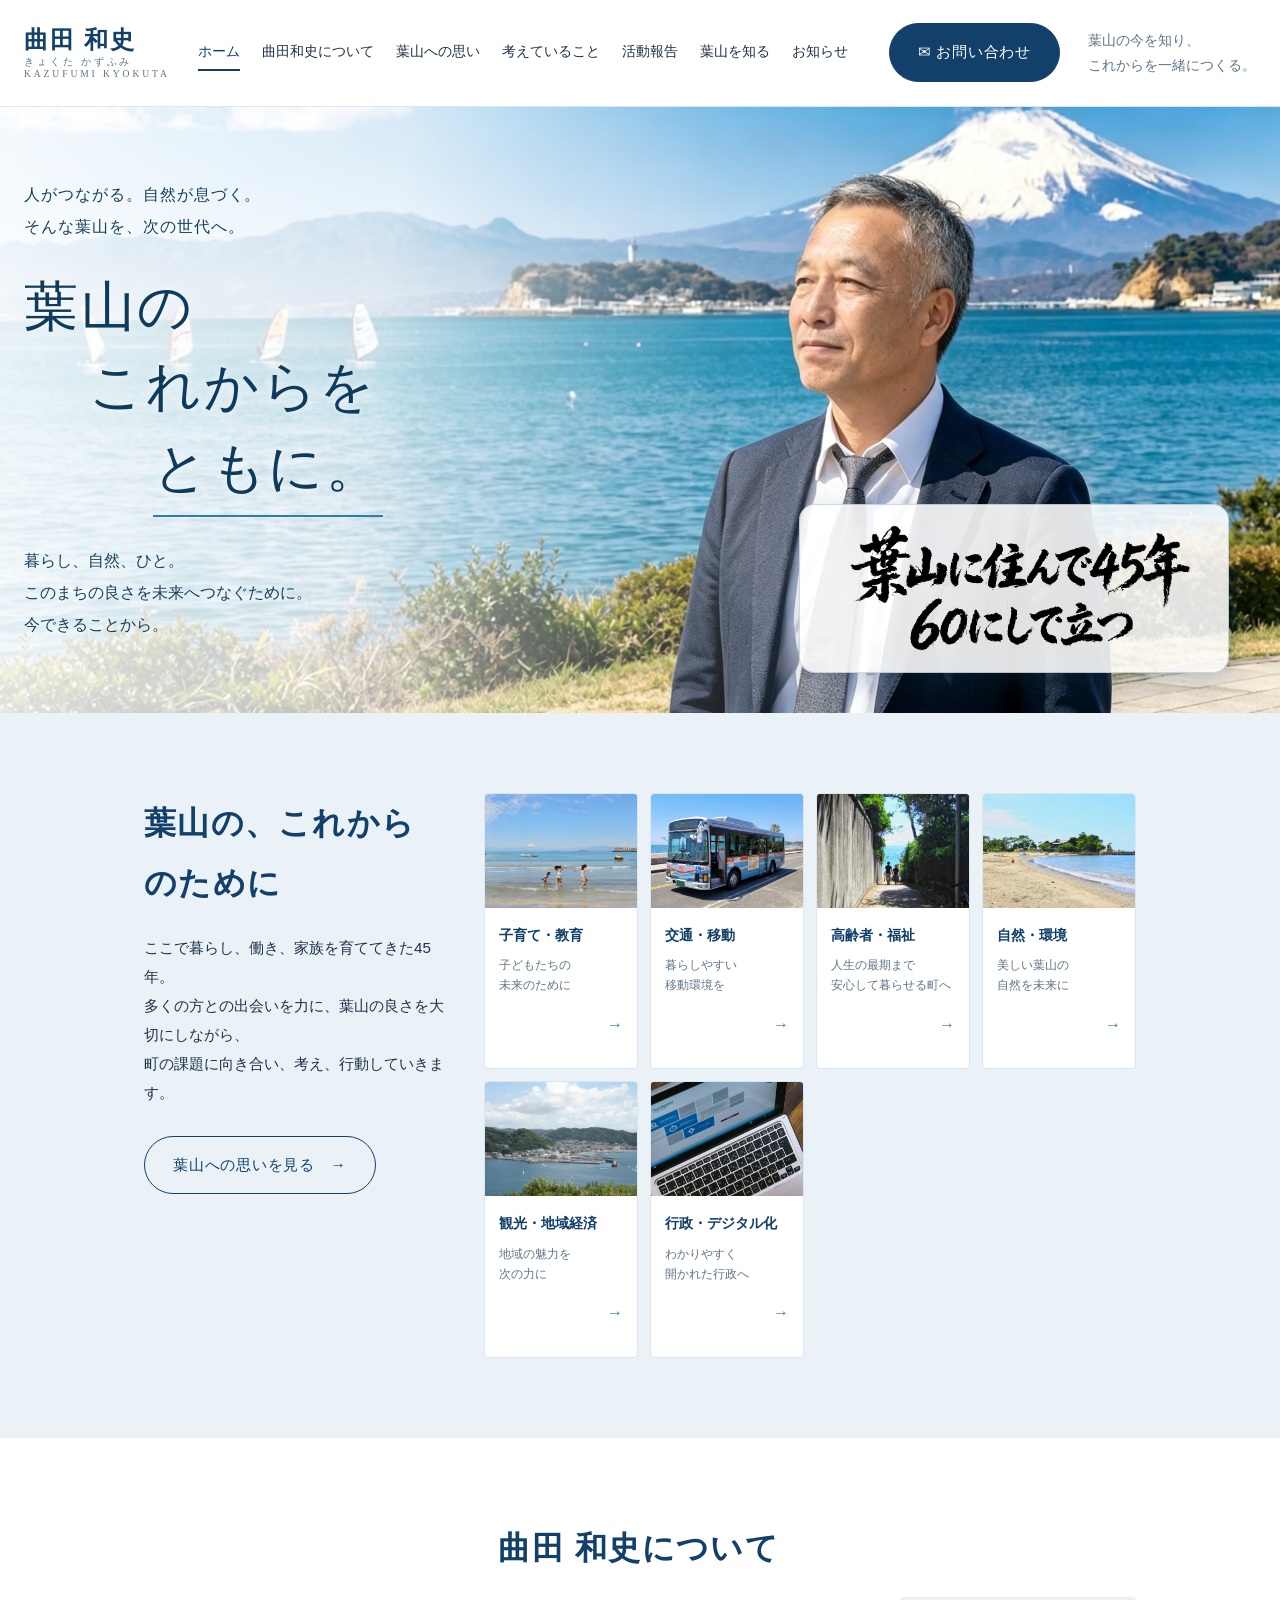
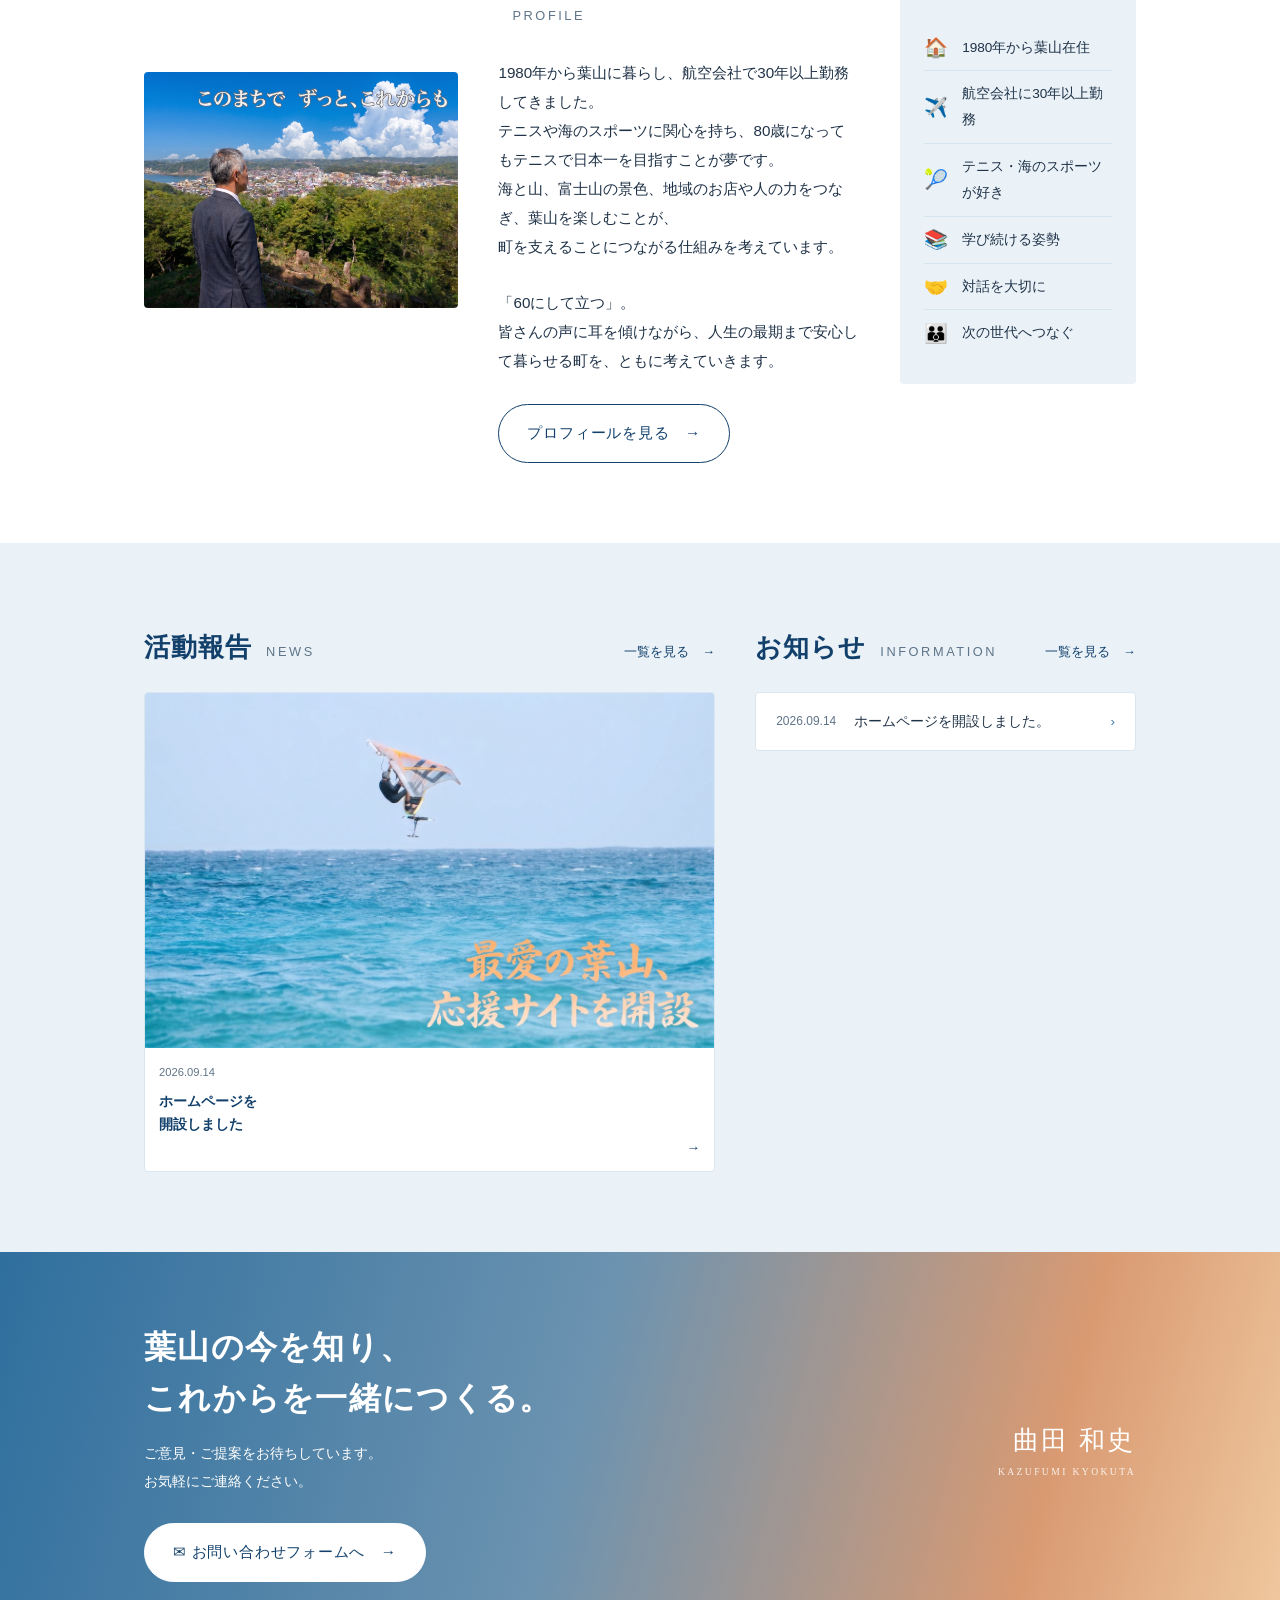
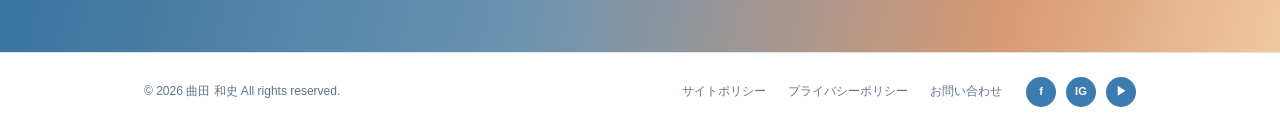
<file: index.html>
<!DOCTYPE html>
<html lang="ja">
<head>
  <meta charset="UTF-8">
  <meta name="viewport" content="width=device-width, initial-scale=1.0">
  <title>曲田 和史 | 葉山のこれからを、ともに。</title>
  <link rel="stylesheet" href="assets/css/common.css">
</head>
<body>

  <!-- ============ ヘッダー ============ -->
  <header class="header">
    <div class="header__inner">

      <a class="logo" href="#home">
        <span class="logo__name">曲田 和史</span>
        <span class="logo__kana">きょくた かずふみ</span>
        <span class="logo__roman">KAZUFUMI KYOKUTA</span>
      </a>

      <!-- スマホ用のメニューボタン。押すと下のナビが開く（JS の 1〜3 番） -->
      <button class="menu-btn" id="menuBtn" aria-label="メニューを開く">☰</button>

      <nav class="nav" id="nav">
        <ul class="nav__list">
          <li><a href="#home" class="is-current">ホーム</a></li>
          <li><a href="#profile">曲田和史について</a></li>
          <li><a href="#omoi">葉山への思い</a></li>
          <li><a href="#policy">考えていること</a></li>
          <li><a href="#news">活動報告</a></li>
          <li><a href="#hayama">葉山を知る</a></li>
          <li><a href="#info">お知らせ</a></li>
        </ul>
      </nav>

      <a class="btn btn--fill header__contact" href="#contact">✉ お問い合わせ</a>

      <p class="header__catch">葉山の今を知り、<br>これからを一緒につくる。</p>

    </div>
  </header>

  <!-- ============ ヒーロー（トップの大きな見せ場） ============ -->
  <section class="hero" id="home">

    <!-- メイン写真。assets/images フォルダに置いた画像ファイルを、パスで指定している。
         alt は写真が表示できないときに代わりに読まれる説明文なので、内容がわかるように書く -->
    <img class="hero__bg" src="assets/images/hero-kyokuta-portrait_2560x1696.png"
         alt="葉山の海辺に立つ曲田和史。背景に江ノ島と富士山、海にはウィンドサーフィン">

    <div class="hero__inner">

      <p class="hero__lead">
        人がつながる。自然が息づく。<br>
        そんな葉山を、次の世代へ。
      </p>

      <h1 class="hero__catch">
        <span>葉山の</span>
        <span>これからを</span>
        <span>ともに。</span>
      </h1>

      <p class="hero__sub">
        暮らし、自然、ひと。<br>
        このまちの良さを未来へつなぐために。<br>
        今できることから。
      </p>

    </div>

    <!-- 毛筆の文字は画像（背景が透明な PNG）で用意して貼る。
         alt に同じ文字を書いておくと、画像が表示できないときや読み上げのときに、文字として伝わる -->
    <div class="hero__badge">
      <img src="assets/images/calligraphy-45years-transparent_2466x875.png" alt="葉山に住んで 45年 60にして立つ">
    </div>
  </section>

  <!-- ============ 考えていること（政策） ============ -->
  <section class="section policy" id="policy">
    <div class="container policy__inner">

      <div class="policy__text">
        <h2 class="heading">葉山の、これからのために</h2>
        <p>
          ここで暮らし、働き、家族を育ててきた45年。<br>
          多くの方との出会いを力に、葉山の良さを大切にしながら、<br>
          町の課題に向き合い、考え、行動していきます。
        </p>
        <a class="btn btn--line" href="#omoi">葉山への思いを見る　→</a>
      </div>

      <div class="policy__cards">

        <a class="card" href="kosodate.html">
          <div class="photo">
            <img src="assets/images/beach-kids-fuji-view-licensed_2000x1333.jpeg"
                 alt="富士山を望む海辺で波打ち際を走る子どもたち"
                 style="width: 100%; height: 100%; object-fit: cover;">
          </div>
          <div class="card__body">
            <p class="card__title">子育て・教育</p>
            <p class="card__desc">子どもたちの<br>未来のために</p>
            <p class="card__arrow">→</p>
          </div>
        </a>

        <a class="card" href="kotsu.html">
          <div class="photo">
            <img src="assets/images/hayama-coast-route-bus-licensed_2730x1536.jpg"
                 alt="海沿いの道を走る路線バス"
                 style="width: 100%; height: 100%; object-fit: cover;">
          </div>
          <div class="card__body">
            <p class="card__title">交通・移動</p>
            <p class="card__desc">暮らしやすい<br>移動環境を</p>
            <p class="card__arrow">→</p>
          </div>
        </a>

        <a class="card" href="korei.html">
          <div class="photo">
            <img src="assets/images/coastal-path-couple-walking-licensed_2000x1335.jpeg"
                 alt="緑のトンネルを抜けた先に海が広がる小道を、手をつないで歩くご夫婦"
                 style="width: 100%; height: 100%; object-fit: cover;">
          </div>
          <div class="card__body">
            <p class="card__title">高齢者・福祉</p>
            <p class="card__desc">人生の最期まで<br>安心して暮らせる町へ</p>
            <p class="card__arrow">→</p>
          </div>
        </a>

        <a class="card" href="shizen.html">
          <div class="photo">
            <img src="assets/images/morito-beach-shrine-view-licensed_2000x1333.jpeg"
                 alt="緑に囲まれた社を望む、穏やかな葉山の海岸"
                 style="width: 100%; height: 100%; object-fit: cover;">
          </div>
          <div class="card__body">
            <p class="card__title">自然・環境</p>
            <p class="card__desc">美しい葉山の<br>自然を未来に</p>
            <p class="card__arrow">→</p>
          </div>
        </a>

        <a class="card" href="kanko.html">
          <div class="photo">
            <img src="assets/images/hayama-marina-port-view-licensed_3648x2736.jpg"
                 alt="ヨットが浮かぶ葉山港と、山あいに広がる町並み"
                 style="width: 100%; height: 100%; object-fit: cover;">
          </div>
          <div class="card__body">
            <p class="card__title">観光・地域経済</p>
            <p class="card__desc">地域の魅力を<br>次の力に</p>
            <p class="card__arrow">→</p>
          </div>
        </a>

        <a class="card" href="gyosei.html">
          <div class="photo">
            <img src="assets/images/laptop-keyboard-online-procedure-licensed_2502x1696.jpg"
                 alt="ノートパソコンの画面で行政手続きの案内を見るようす"
                 style="width: 100%; height: 100%; object-fit: cover;">
          </div>
          <div class="card__body">
            <p class="card__title">行政・デジタル化</p>
            <p class="card__desc">わかりやすく<br>開かれた行政へ</p>
            <p class="card__arrow">→</p>
          </div>
        </a>

      </div>
    </div>
  </section>

  <!-- ============ 曲田 和史について（プロフィール） ============ -->
  <section class="section profile" id="profile">
    <div class="container profile__inner">

      <div class="profile__figure" style="aspect-ratio: 4 / 3;">
        <div class="photo" style="width: 100%; height: 100%;">
          <img src="assets/images/kyokuta-hillside-town-view-licensed_2390x1792.jpg"
               alt="緑の高台から葉山の街並みを見つめる曲田和史。「このまちで ずっと、これからも」の文字入り"
               style="width: 100%; height: 100%; object-fit: cover;">
        </div>
      </div>

      <div class="profile__text">
        <h2 class="heading">曲田 和史について<span class="heading-en">PROFILE</span></h2>
        <p>
          1980年から葉山に暮らし、航空会社で30年以上勤務してきました。<br>
          テニスや海のスポーツに関心を持ち、80歳になってもテニスで日本一を目指すことが夢です。<br>
          海と山、富士山の景色、地域のお店や人の力をつなぎ、葉山を楽しむことが、<br>
          町を支えることにつながる仕組みを考えています。
        </p>
        <p>
          「60にして立つ」。<br>
          皆さんの声に耳を傾けながら、人生の最期まで安心して暮らせる町を、ともに考えていきます。
        </p>
        <a class="btn btn--line" href="profile.html">プロフィールを見る　→</a>
      </div>

      <!-- アイコンは絵文字（ただの文字）を使っているので、外部のライブラリはいらない -->
      <ul class="profile__points">
        <li><span class="icon">🏠</span>1980年から葉山在住</li>
        <li><span class="icon">✈️</span>航空会社に30年以上勤務</li>
        <li><span class="icon">🎾</span>テニス・海のスポーツが好き</li>
        <li><span class="icon">📚</span>学び続ける姿勢</li>
        <li><span class="icon">🤝</span>対話を大切に</li>
        <li><span class="icon">👪</span>次の世代へつなぐ</li>
      </ul>

    </div>
  </section>

  <!-- ============ 活動報告 ＋ お知らせ ============ -->
  <section class="section news" id="news">
    <div class="container news__inner">

      <div id="omoi">
        <div class="news__head">
          <h2 class="heading">活動報告<span class="heading-en">NEWS</span></h2>
          <a class="link-more" href="#news">一覧を見る　→</a>
        </div>

        <div class="news__cards">

          <a class="card news__card" href="#news">
            <div class="photo">
              <img src="assets/images/hayama-support-site-launch-wingjump_2390x1792.jpg"
                   alt="ウイングフォイルでジャンプする曲田和史と「最愛の葉山、応援サイトを開設」の文字"
                   style="width: 100%; height: 100%; object-fit: cover; object-position: center bottom;">
            </div>
            <div class="card__body">
              <time datetime="2026-09-14">2026.09.14</time>
              <p>ホームページを<br>開設しました</p>
              <p class="card__arrow">→</p>
            </div>
          </a>

        </div>
      </div>

      <div id="info">
        <div class="news__head">
          <h2 class="heading">お知らせ<span class="heading-en">INFORMATION</span></h2>
          <a class="link-more" href="#info">一覧を見る　→</a>
        </div>

        <ul class="info__list">
          <li><a href="#info"><time datetime="2026-09-14">2026.09.14</time>ホームページを開設しました。<span class="arrow">›</span></a></li>
        </ul>
      </div>

    </div>
  </section>

  <!-- ============ お問い合わせへの呼びかけ ============ -->
  <section class="cta" id="contact">
    <div class="container cta__inner">

      <div>
        <h2 class="cta__title">
          葉山の今を知り、<br>
          これからを一緒につくる。
        </h2>
        <p class="cta__text">
          ご意見・ご提案をお待ちしています。<br>
          お気軽にご連絡ください。
        </p>
        <a class="btn btn--white" href="#contact">✉ お問い合わせフォームへ　→</a>
      </div>

      <p class="cta__sign" id="hayama">
        <strong>曲田 和史</strong>
        <small>KAZUFUMI KYOKUTA</small>
      </p>

    </div>
  </section>

  <!-- ============ フッター ============ -->
  <footer class="footer">
    <div class="container footer__inner">

      <p style="margin: 0;">© 2026 曲田 和史 All rights reserved.</p>

      <ul class="footer__links">
        <li><a href="sitepolicy.html">サイトポリシー</a></li>
        <li><a href="privacypolicy.html">プライバシーポリシー</a></li>
        <li><a href="#contact">お問い合わせ</a></li>
      </ul>

      <ul class="footer__sns">
        <li><a href="#" aria-label="Facebook">f</a></li>
        <li><a href="#" aria-label="Instagram">IG</a></li>
        <li><a href="#" aria-label="YouTube">▶</a></li>
      </ul>

    </div>
  </footer>

  <!-- 右下に固定される「上に戻る」ボタン -->
  <button class="to-top" id="toTopBtn" aria-label="ページの先頭へ戻る">↑</button>

  <script>
    // 1. スマホ用のメニューボタンと、開け閉めしたいナビを探しておく
    const menuBtn = document.getElementById("menuBtn");
    const nav = document.getElementById("nav");

    // 2. メニューボタンがクリックされたら、ナビに is-open という印を付け外しする
    //    （classList.toggle は「付いていなければ付ける／付いていれば外す」という便利な命令）
    menuBtn.addEventListener("click", function () {
      nav.classList.toggle("is-open");
    });

    // 3. ナビの中のリンクが押されたら、開いたメニューを閉じる
    //    querySelectorAll で「当てはまるものすべて」を集め、forEach で 1つずつ処理する
    nav.querySelectorAll("a").forEach(function (link) {
      link.addEventListener("click", function () {
        nav.classList.remove("is-open");
      });
    });

    // 4. 右下の「上に戻る」ボタンを探しておく
    const toTopBtn = document.getElementById("toTopBtn");

    // 5. ページがスクロールされるたびに、中括弧の中を実行する
    //    window.scrollY は「今どれくらい下までスクロールしたか」を px であらわす数
    window.addEventListener("scroll", function () {
      if (window.scrollY > 400) {
        toTopBtn.classList.add("is-visible");     // 400px より下なら、ボタンを表示する
      } else {
        toTopBtn.classList.remove("is-visible");  // それより上なら、ボタンを隠す
      }
    });

    // 6. 「上に戻る」ボタンがクリックされたら、ページの先頭（top: 0）までなめらかに動かす
    toTopBtn.addEventListener("click", function () {
      window.scrollTo({ top: 0, behavior: "smooth" });
    });

    // 7. SNSのアイコンがクリックされたら、まだ準備中であることを知らせる
    //    forEach で3つのアイコンすべてに同じ処理をつける
    document.querySelectorAll(".footer__sns a").forEach(function (link) {
      link.addEventListener("click", function (event) {
        event.preventDefault();  // リンク先へ移動しようとするのを止める
        alert("SNSアカウントは現在準備中です。");
      });
    });
  </script>

</body>
</html>
</file>
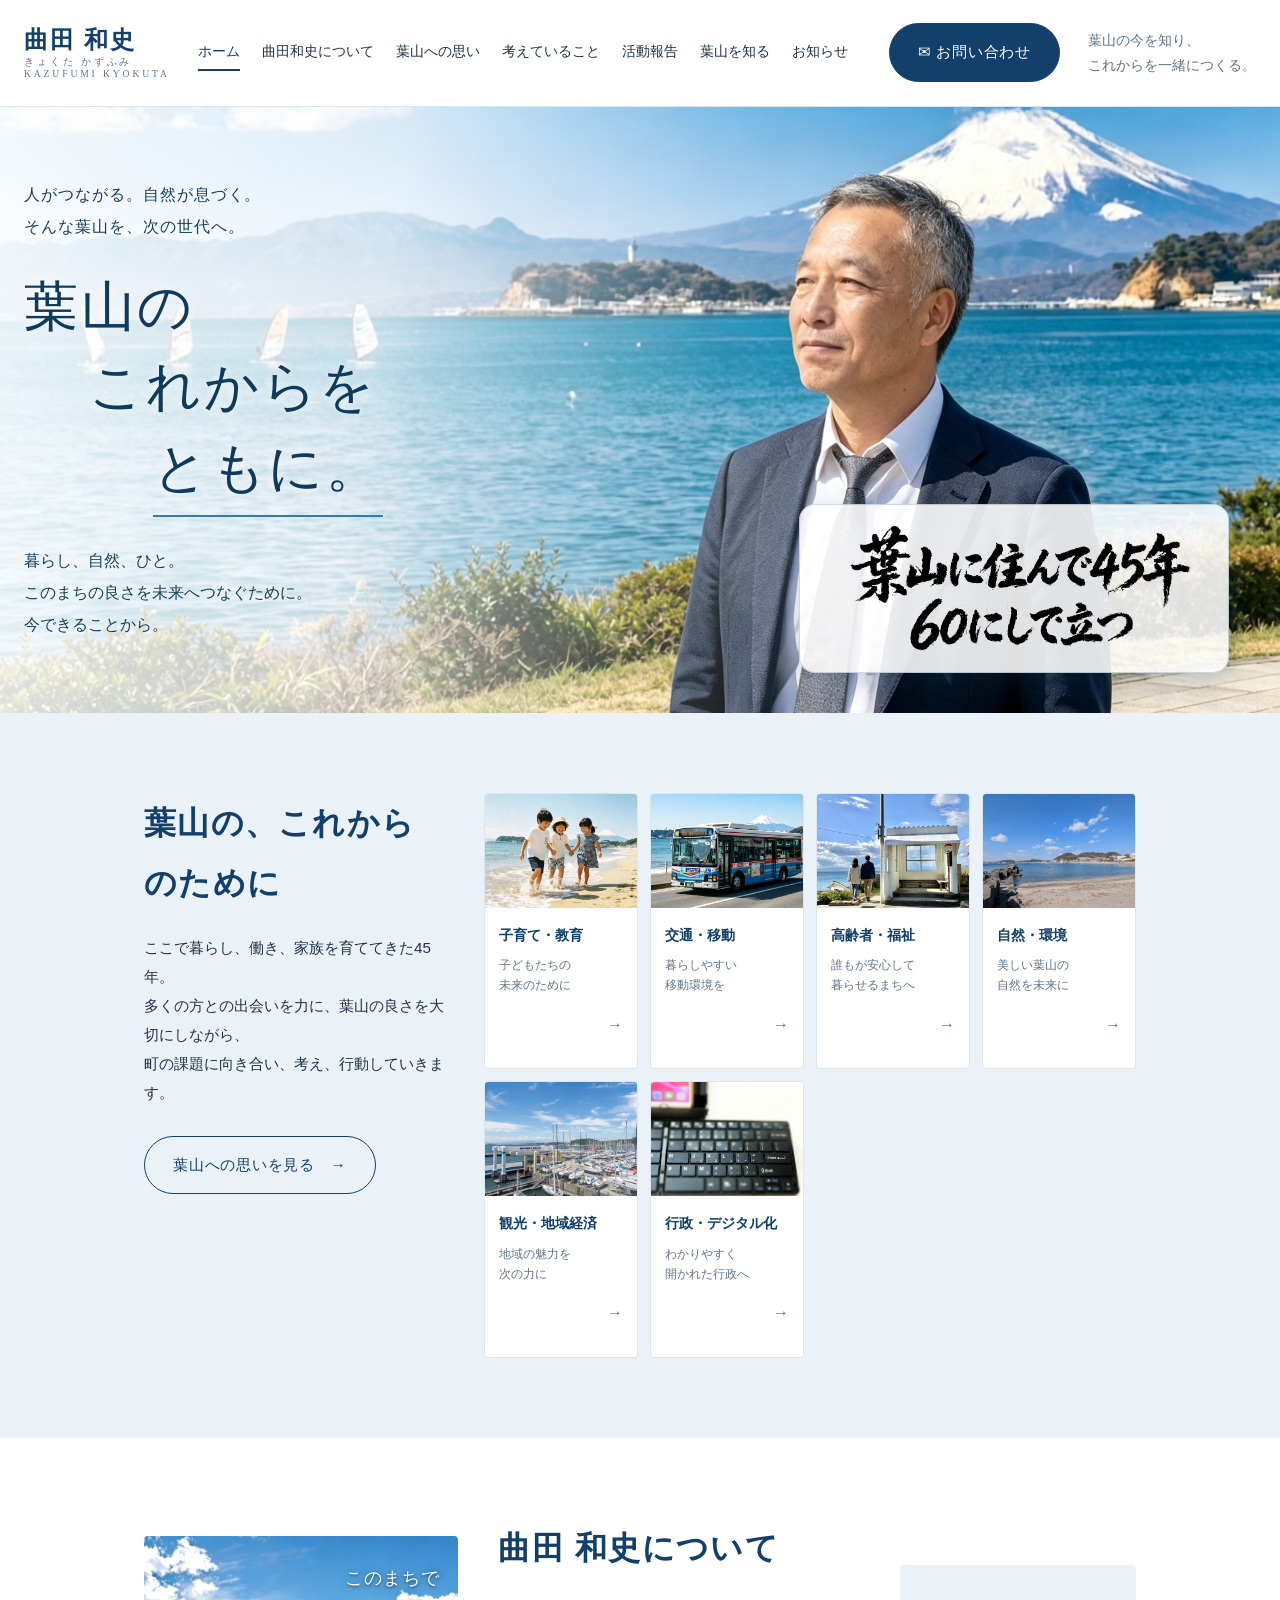
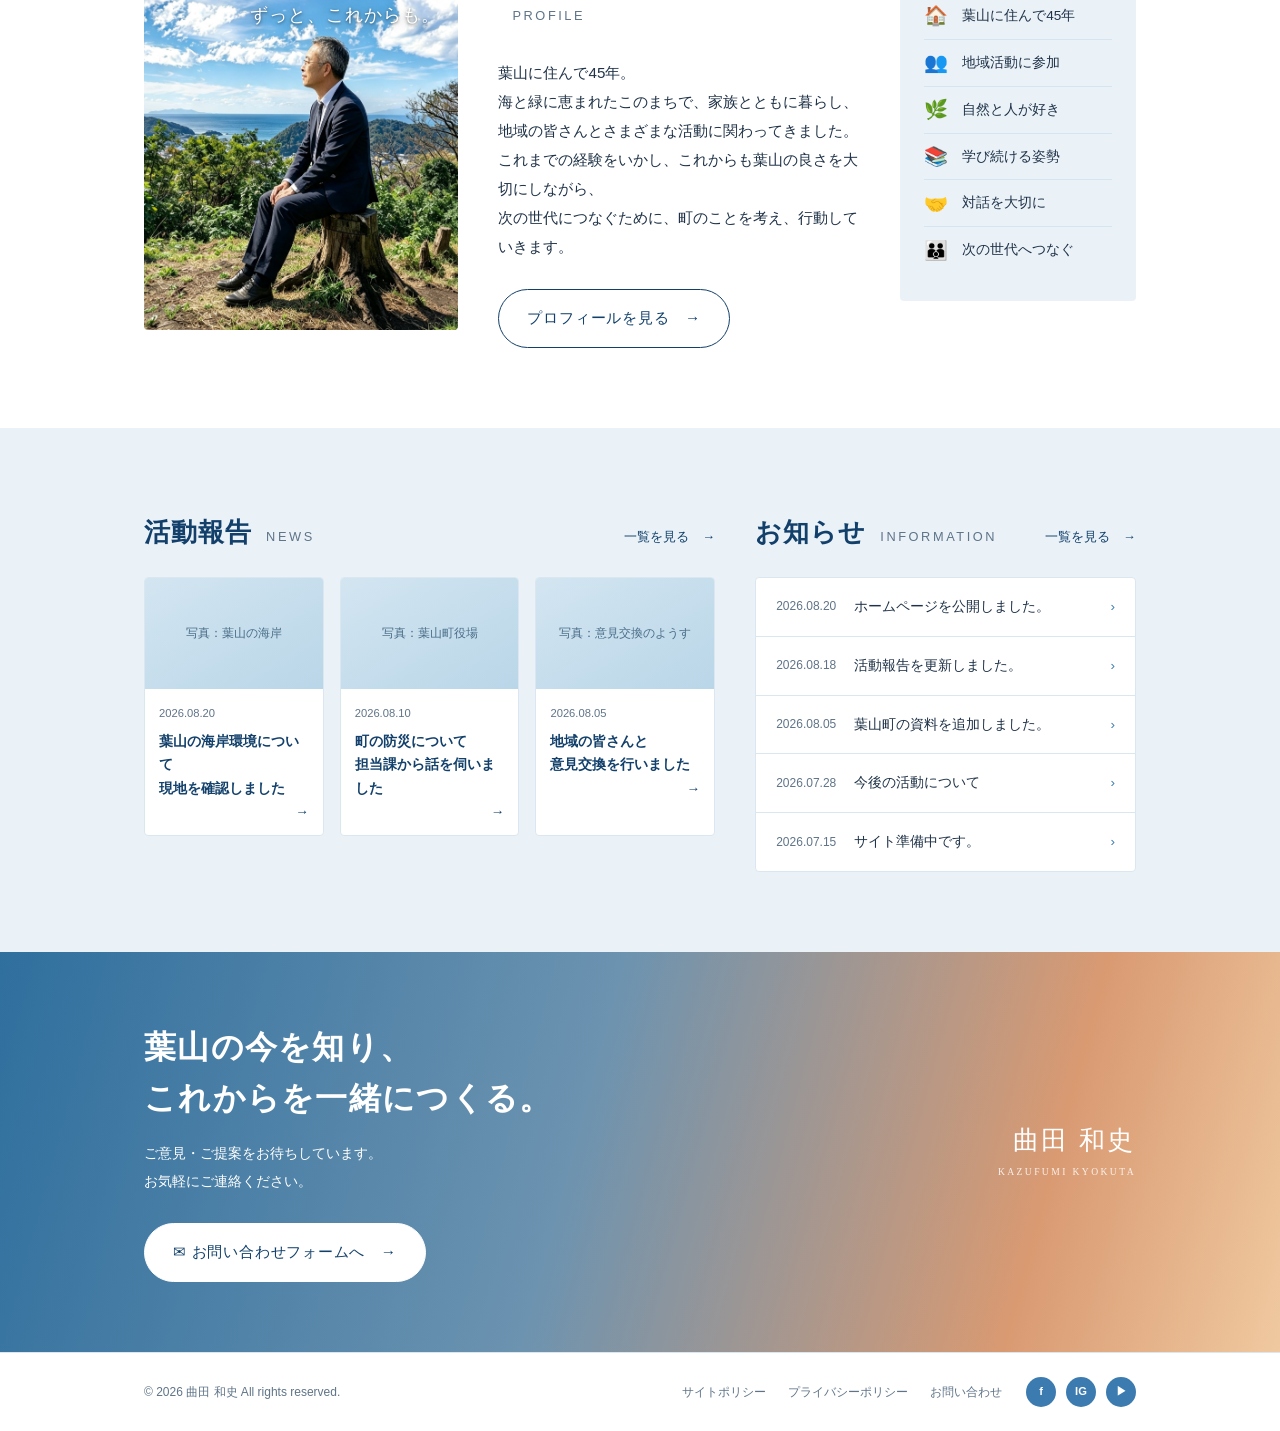
<file: B案.html>
<!DOCTYPE html>
<html lang="ja">
<head>
  <meta charset="UTF-8">
  <meta name="viewport" content="width=device-width, initial-scale=1.0">
  <title>曲田 和史 | 葉山のこれからを、ともに。</title>

  <style>
    /* 1. よく使う色をここにまとめておく。--名前 で作った値は、下のほうで var(--名前) と書いて呼び出せる */
    :root {
      --navy:       #12406b;   /* 見出しやボタンに使う濃い青 */
      --navy-dark:  #0c2d4d;   /* いちばん濃い青（ボタンを押したときなど） */
      --navy-light: #3c7bb0;   /* 少し明るい青 */
      --sky:        #eaf2f8;   /* 背景のうすい水色 */
      --sky-deep:   #d3e5f1;   /* 少し濃い水色 */
      --text:       #1f3247;   /* ふつうの文字の色 */
      --text-sub:   #5f7488;   /* 補足の文字の色（少し薄い） */
      --line:       #dbe7f0;   /* 区切り線や枠の色 */
      --white:      #ffffff;
    }

    /* 2. ブラウザが最初から付けている余白などを打ち消しておく。* は「すべての要素」という意味 */
    * {
      box-sizing: border-box;  /* 幅の計算に padding と border も含める（レイアウトが崩れにくくなる） */
    }

    /* 3. ページ全体の基本の見た目 */
    html {
      scroll-behavior: smooth; /* ページ内リンクを押したとき、ぴょんと飛ばずになめらかに動く */
    }

    body {
      margin: 0;
      font-family: "Yu Gothic UI", "Hiragino Sans", "Meiryo", sans-serif;
      font-size: 16px;
      line-height: 1.9;
      color: var(--text);
      background-color: var(--white);
    }

    img {
      max-width: 100%;         /* 画面より大きい画像がはみ出さないようにする */
      height: auto;
      display: block;
    }

    a {
      color: inherit;          /* inherit = 親と同じ指定を受けつぐ。ここでは文字色をそのままにする */
      text-decoration: none;   /* リンクの下線を消す */
    }

    /* 4. 中身を画面の中央に置くための箱。max-width で広がりすぎるのを止める */
    .container {
      width: 100%;
      max-width: 1040px;
      margin: 0 auto;          /* 左右の margin を auto にすると中央に寄る */
      padding: 0 24px;
    }

    /* 5. セクション（大きなかたまり）の上下の余白 */
    .section {
      padding: 80px 0;
      /* 上に固定されているヘッダーの下にタイトルが隠れないよう、リンクで飛んだときの余白をとる */
      scroll-margin-top: 90px;
    }

    /* 6. セクションの見出し。日本語の大きい文字と、そのうしろの小さい英語をセットで使う */
    .heading {
      margin: 0 0 20px;
      font-size: 2rem;         /* rem は「body の文字サイズの何倍か」。2rem = 32px */
      font-weight: 700;
      letter-spacing: 0.04em;  /* 文字と文字のすき間を少し広げると上品に見える */
      color: var(--navy);
    }

    .heading-en {
      margin-left: 14px;
      font-size: 0.8rem;
      font-weight: 500;
      letter-spacing: 0.2em;
      color: var(--text-sub);
    }

    /* 7. 【写真のかわりの箱】まだ写真がないので、うすい水色の四角で場所だけ作っておく。
          写真ができたら、この <div class="photo"> を <img src="ファイル名" alt="説明"> に差し替える */
    .photo {
      display: flex;                 /* 中の文字を上下左右の中央に置くための指定（この行と下の2行がセット） */
      align-items: center;
      justify-content: center;
      background: linear-gradient(150deg, var(--sky-deep), #b9d6e8);
      border-radius: 4px;
      overflow: hidden;              /* 中身が箱からはみ出したら切り取る */
    }

    .photo span {
      padding: 4px 10px;
      font-size: 0.75rem;
      line-height: 1.6;
      text-align: center;
      color: #4a6d87;
    }

    /* 8. ボタンの共通の見た目。塗りつぶしの青ボタンと、枠だけの白ボタンの2種類を用意する */
    .btn {
      display: inline-flex;          /* 文字と矢印を横に並べつつ、上下の中央でそろえる */
      align-items: center;
      gap: 12px;                     /* 中の要素どうしのすき間 */
      padding: 14px 28px;
      font-size: 0.95rem;
      font-family: inherit;
      letter-spacing: 0.05em;
      border-radius: 999px;          /* とても大きい値にすると、左右が半円のカプセル型になる */
      border: 1px solid var(--navy);
      cursor: pointer;               /* マウスを重ねたときの矢印を「指」の形にする */
      transition: 0.25s;             /* 色などが変わるとき、0.25 秒かけてなめらかに変える */
    }

    .btn--fill {
      color: var(--white);
      background: var(--navy);
    }

    /* 9. :hover は「マウスを重ねたとき」の見た目 */
    .btn--fill:hover {
      background: var(--navy-dark);
      border-color: var(--navy-dark);
    }

    .btn--line {
      color: var(--navy);
      background: transparent;       /* transparent = 透明（背景色なし） */
    }

    .btn--line:hover {
      color: var(--white);
      background: var(--navy);
    }

    /* 10. ヘッダー。position: sticky でスクロールしても画面の上にはりつく */
    .header {
      position: sticky;
      top: 0;
      z-index: 50;                   /* 数字が大きいほど手前に表示される */
      background: rgba(255, 255, 255, 0.95);
      border-bottom: 1px solid var(--line);
      backdrop-filter: blur(6px);    /* うしろをぼかして、すこし透けたガラスのように見せる */
    }

    .header__inner {
      display: flex;                 /* 中身を横一列に並べる */
      align-items: center;
      gap: 28px;
      max-width: 1280px;
      margin: 0 auto;
      padding: 14px 24px;
    }

    /* 11. 左上の名前（ロゴ）。明朝体にすると落ちついた雰囲気になる */
    .logo {
      flex-shrink: 0;                /* 画面が狭くなっても、この部分は縮ませない */
      font-family: "Yu Mincho", "Hiragino Mincho ProN", "MS PMincho", serif;
      line-height: 1.3;
    }

    .logo__name {
      display: block;
      font-size: 1.5rem;
      font-weight: 700;
      letter-spacing: 0.08em;
      color: var(--navy);
    }

    .logo__kana,
    .logo__roman {
      display: block;
      font-size: 0.6rem;
      letter-spacing: 0.3em;
      color: var(--text-sub);
    }

    /* 12. メニュー（ナビゲーション）。ul の点を消して横に並べる */
    .nav {
      margin-right: auto;            /* 右側の margin を auto にすると、残りのすき間を全部そこに使う＝左に寄る */
    }

    .nav__list {
      display: flex;
      gap: 22px;
      margin: 0;
      padding: 0;
      list-style: none;              /* 箇条書きの点を消す */
    }

    .nav__list a {
      display: inline-block;
      padding: 4px 0;
      font-size: 0.85rem;
      border-bottom: 2px solid transparent;  /* 下線の場所を先に作っておき、色だけ透明にしておく */
      transition: 0.2s;
    }

    .nav__list a:hover,
    .nav__list a.is-current {        /* is-current は「今見ているページ」に付ける印 */
      color: var(--navy);
      border-bottom-color: var(--navy);
    }

    /* 13. ヘッダーのいちばん右の小さなキャッチコピー */
    .header__catch {
      flex-shrink: 0;
      font-size: 0.9rem;
      line-height: 1.7;
      color: var(--text-sub);
    }

    /* 14. スマホ用のメニューボタン。ふだんは display: none で隠しておき、画面が狭いときだけ出す（下の 33 番） */
    .menu-btn {
      display: none;
      width: 44px;
      height: 44px;
      padding: 0;
      background: transparent;
      border: 1px solid var(--line);
      border-radius: 8px;
      font-size: 1.2rem;
      color: var(--navy);
      cursor: pointer;
    }

    /* 15. ヒーロー（トップのいちばん目立つ場所）。メイン写真を全面に敷き、その上に文字を重ねる。
          .hero::before は写真の上にかぶせる「白いベール」。左半分だけ白くして、文字を読みやすくしている。
          （::before は、その要素の中に作れる飾り用の箱。content がないと表示されないのがお約束） */
    .hero {
      position: relative;            /* 中の要素を position: absolute で自由に置けるようにする土台 */
      overflow: hidden;
      background-color: #9fd0ef;     /* 写真が表示される前や、読み込めなかったときの色 */
    }

    .hero::before {
      content: "";
      position: absolute;
      inset: 0;                      /* 上下左右ぴったり 0 = 親（.hero）いっぱいに広げる */
      z-index: 1;                    /* 数字が大きいほど手前。写真（0）より手前、文字（2）より後ろ */
      background: linear-gradient(100deg,
        rgba(255, 255, 255, 0.90) 0%,
        rgba(255, 255, 255, 0.74) 30%,
        rgba(255, 255, 255, 0.20) 54%,
        rgba(255, 255, 255, 0.00) 70%);
    }

    /* 16. メイン写真。object-fit: cover は「箱いっぱいに、写真の比率を保ったまま切り取って表示する」指定。
          object-position で表示の中心をずらし、右寄りに写っている人物が切れないようにしている */
    .hero__bg {
      position: absolute;
      inset: 0;
      z-index: 0;
      width: 100%;
      height: 100%;
      object-fit: cover;
      object-position: 72% center;
    }

    /* 17. ヒーローの文字を入れる箱。写真とベールより手前に出したいので z-index: 2 にする */
    .hero__inner {
      position: relative;
      z-index: 2;
      display: grid;                 /* grid は中身を「表のマス目」のように置くしくみ */
      grid-template-columns: minmax(0, 600px);  /* 左に1列だけ作る＝文字が画面の左半分におさまる */
      align-content: center;         /* 中身をたての中央にそろえる */
      max-width: 1280px;
      margin: 0 auto;                /* 左右の margin を auto にすると中央に寄る */
      padding: 72px 24px;
      min-height: 600px;
    }

    /* 18. キャッチコピーの上に置くリード文 */
    .hero__lead {
      margin: 0 0 24px;
      font-size: 1rem;
      line-height: 2;
      letter-spacing: 0.06em;
      color: #123f60;
      text-shadow: 0 1px 6px rgba(255, 255, 255, 0.8);  /* 背景が写真でも読めるよう、白い光を後ろに敷く */
    }

    /* 19. 大きなキャッチコピー。明朝体＋広めの字間で、手書きの筆文字に近い印象にする。
          2行目・3行目を少しずつ右にずらして、手書きらしい流れを作っている */
    .hero__catch {
      margin: 0 0 28px;
      font-family: "Yu Mincho", "Hiragino Mincho ProN", "MS PMincho", serif;
      font-size: clamp(2.2rem, 4.2vw, 3.6rem);  /* clamp(最小, ふつう, 最大) で画面幅に応じて字の大きさを変える */
      font-weight: 500;
      line-height: 1.5;
      letter-spacing: 0.05em;
      color: #0e3a5c;
      text-shadow: 0 1px 10px rgba(255, 255, 255, 0.75);
    }

    .hero__catch span { display: block; }

    .hero__catch span:nth-child(2) { margin-left: 1.2em; }  /* nth-child(2) = 2番目の要素 */
    .hero__catch span:nth-child(3) {
      margin-left: 2.4em;
      border-bottom: 2px solid #2f7cb0;   /* 3行目の下に、下線の飾りを引く */
      padding-bottom: 6px;
      display: inline-block;
    }

    /* 20. キャッチコピーの下の説明文 */
    .hero__sub {
      margin: 0;
      font-size: 1rem;
      line-height: 2;
      color: #14405f;
      text-shadow: 0 1px 6px rgba(255, 255, 255, 0.8);
    }

    /* 21. 「葉山に住んで45年／60にして立つ」の毛筆バッジ。
          毛筆の画像が横長（16:9）なので、下じきも丸ではなく「角の丸い横長の板」にして形をそろえている。
          （正円にすると、横長の画像を収めたときに上下へ大きなすき間ができて、文字が小さくなってしまう）
          位置をずらしたいときは right と bottom の数字を変える */
    .hero__badge {
      position: absolute;
      right: 4%;
      bottom: 40px;
      z-index: 2;
      width: min(430px, 40%);        /* min(A, B) は「A と B の小さいほう」。画面が狭いと自動で縮む */
      /* 画像は文字ギリギリまで切り詰めてあるので、下じき側で余白をとる */
      padding: 16px 22px;
      background: rgba(255, 255, 255, 0.88);
      border-radius: 16px;
      /* box-shadow は影。1つめ（inset）で内側に細い枠線を描き、2つめで外側にやわらかい影を落とす */
      box-shadow:
        inset 0 0 0 1px rgba(18, 64, 107, 0.2),
        0 8px 30px rgba(18, 64, 107, 0.25);
    }

    /* 【毛筆の文字は画像で表示する】
       パソコンによって入っている書体がちがい、毛筆の書体がないと明朝体になってしまう。
       そこで文字そのものを画像（背景が透明な PNG）にして貼り、どの環境でも同じ見た目にしている。
       width: 100% で下じきの幅いっぱいに広げ、height: auto で縦を写真の比率どおりに自動で決めている */
    .hero__badge img {
      display: block;
      width: 100%;
      height: auto;
    }

    /* 22. 政策のセクション。背景をうすい水色にして、前後のセクションと区切る */
    .policy {
      background: var(--sky);
    }

    .policy__inner {
      display: grid;
      grid-template-columns: 300px 1fr;   /* 左に説明文、右にカード一覧 */
      gap: 40px;
    }

    .policy__text p {
      margin: 0 0 28px;
      font-size: 0.95rem;
    }

    /* 23. 政策カードを横に並べる。auto-fit と minmax で、画面幅に合わせて折り返す数が自動で変わる */
    .policy__cards {
      display: grid;
      grid-template-columns: repeat(auto-fit, minmax(140px, 1fr));
      gap: 12px;
    }

    .card {
      display: flex;
      flex-direction: column;
      background: var(--white);
      border: 1px solid var(--line);
      border-radius: 4px;
      overflow: hidden;
      transition: 0.25s;
    }

    /* 24. カードにマウスを重ねたら、少し浮き上がって影が付く */
    .card:hover {
      transform: translateY(-4px);   /* Y 方向（縦）に -4px 動かす＝4px 上に上げる */
      box-shadow: 0 10px 24px rgba(18, 64, 107, 0.12);
    }

    .card .photo {
      aspect-ratio: 4 / 3;
      border-radius: 0;
    }

    .card__body {
      display: flex;
      flex-direction: column;
      flex-grow: 1;                  /* あまったすき間をこの部分で埋める＝矢印が下にそろう */
      padding: 14px 14px 12px;
    }

    .card__title {
      margin: 0 0 6px;
      font-size: 0.9rem;
      font-weight: 700;
      color: var(--navy);
    }

    .card__desc {
      margin: 0 0 14px;
      font-size: 0.75rem;
      line-height: 1.7;
      color: var(--text-sub);
    }

    .card__arrow {
      margin-top: auto;              /* 上の margin を auto にすると、カードのいちばん下に押しやられる */
      text-align: right;
      color: var(--navy-light);
    }

    /* 25. プロフィールのセクション。写真・文章・特徴リストの3列 */
    .profile__inner {
      display: grid;
      grid-template-columns: 1fr 1.15fr 0.75fr;
      gap: 40px;
      align-items: center;
    }

    .profile__figure {
      position: relative;
      aspect-ratio: 4 / 5;
    }

    /* 26. 写真の上に重ねる手書き風の文字。position: absolute で写真の中の好きな場所に置く。
          右上の空（人物の顔にかからない場所）に置き、白抜き文字にして写真の上でも読みやすくする */
    .profile__handwrite {
      position: absolute;
      top: 6%;
      right: 6%;
      margin: 0;
      text-align: right;
      font-family: "Yu Mincho", "Hiragino Mincho ProN", "MS PMincho", serif;
      font-size: 1.15rem;
      line-height: 2;
      letter-spacing: 0.05em;
      color: #ffffff;
      text-shadow:
        0 1px 3px rgba(0, 0, 0, 0.5),
        0 2px 10px rgba(0, 0, 0, 0.35);
    }

    .profile__text p {
      margin: 0 0 28px;
      font-size: 0.95rem;
    }

    /* 27. 右側の「特徴」リスト。アイコン（絵文字）と文字を横に並べる */
    .profile__points {
      margin: 0;
      padding: 28px 24px;
      list-style: none;
      background: var(--sky);
      border-radius: 4px;
    }

    .profile__points li {
      display: flex;
      align-items: center;
      gap: 14px;
      padding: 10px 0;
      font-size: 0.85rem;
    }

    .profile__points li + li {        /* 「li のすぐ後ろに続く li」＝2つめ以降にだけ線を引く */
      border-top: 1px solid var(--sky-deep);
    }

    .profile__points .icon {
      flex-shrink: 0;
      font-size: 1.2rem;
      line-height: 1;
    }

    /* 28. 活動報告とお知らせを左右に並べる */
    .news {
      background: var(--sky);
    }

    .news__inner {
      display: grid;
      grid-template-columns: 1.5fr 1fr;
      gap: 40px;
    }

    /* 29. 見出しと「一覧を見る」を、左右の両端に離して置く */
    .news__head {
      display: flex;
      align-items: baseline;         /* 文字の下の線（ベースライン）でそろえる */
      justify-content: space-between;
      margin-bottom: 20px;
    }

    .news__head .heading { margin: 0; font-size: 1.6rem; }

    .link-more {
      font-size: 0.8rem;
      color: var(--navy);
      white-space: nowrap;           /* 「一覧を見る →」を途中で改行させない */
    }

    .link-more:hover { color: var(--navy-light); }

    .news__cards {
      display: grid;
      grid-template-columns: repeat(auto-fit, minmax(160px, 1fr));
      gap: 16px;
    }

    .news__card .photo { aspect-ratio: 16 / 10; border-radius: 0; }

    .news__card time {                /* time は「日付」をあらわすタグ */
      display: block;
      margin-bottom: 6px;
      font-size: 0.7rem;
      color: var(--text-sub);
    }

    .news__card p {
      margin: 0;
      font-size: 0.85rem;
      line-height: 1.7;
      font-weight: 700;
      color: var(--navy);
    }

    /* 30. お知らせは、白い箱の中に日付と本文を1行ずつ並べる */
    .info__list {
      margin: 0;
      padding: 0;
      list-style: none;
      background: var(--white);
      border: 1px solid var(--line);
      border-radius: 4px;
    }

    .info__list li + li { border-top: 1px solid var(--line); }

    .info__list a {
      display: flex;
      align-items: center;
      gap: 18px;
      padding: 16px 20px;
      font-size: 0.85rem;
      transition: 0.2s;
    }

    .info__list a:hover { background: var(--sky); }

    .info__list time {
      flex-shrink: 0;
      font-size: 0.75rem;
      color: var(--text-sub);
    }

    .info__list .arrow {
      margin-left: auto;
      color: var(--navy-light);
    }

    /* 31. ページ下部の呼びかけ（CTA）。夕焼けのようなグラデーションを背景にする */
    .cta {
      position: relative;
      overflow: hidden;
      padding: 70px 0;
      background: linear-gradient(105deg, #2f6f9e 0%, #6c93b0 45%, #d99a72 80%, #f0c9a0 100%);
      color: var(--white);
    }

    .cta__inner {
      display: grid;
      grid-template-columns: 1fr auto;
      gap: 32px;
      align-items: center;
    }

    .cta__title {
      margin: 0 0 16px;
      font-size: 2rem;
      font-weight: 700;
      line-height: 1.6;
      letter-spacing: 0.04em;
    }

    .cta__text {
      margin: 0 0 28px;
      font-size: 0.9rem;
      line-height: 1.9;
    }

    /* 32. 白背景に濃い青の文字のボタン（夕焼けの上でも読みやすいように色を変える） */
    .btn--white {
      color: var(--navy);
      background: var(--white);
      border-color: var(--white);
    }

    .btn--white:hover {
      color: var(--white);
      background: var(--navy-dark);
      border-color: var(--navy-dark);
    }

    .cta__sign {
      font-family: "Yu Mincho", "Hiragino Mincho ProN", "MS PMincho", serif;
      text-align: right;
      line-height: 1.4;
    }

    .cta__sign strong {
      display: block;
      font-size: 1.6rem;
      font-weight: 500;
      letter-spacing: 0.1em;
    }

    .cta__sign small {
      font-size: 0.6rem;
      letter-spacing: 0.25em;
      opacity: 0.85;                 /* opacity は透明度。1 が不透明、0 で見えなくなる */
    }

    /* 33. フッター */
    .footer {
      padding: 24px 0;
      font-size: 0.75rem;
      color: var(--text-sub);
      border-top: 1px solid var(--line);
    }

    .footer__inner {
      display: flex;
      align-items: center;
      gap: 24px;
      flex-wrap: wrap;               /* 入りきらないときは折り返す */
    }

    .footer__links {
      display: flex;
      gap: 22px;
      margin: 0 0 0 auto;            /* 左の margin を auto にして、右側へ寄せる */
      padding: 0;
      list-style: none;
    }

    .footer__links a:hover { color: var(--navy); }

    .footer__sns {
      display: flex;
      gap: 10px;
      margin: 0;
      padding: 0;
      list-style: none;
    }

    /* 34. SNS の丸いアイコン。写真を使わず、文字を丸で囲んで作っている */
    .footer__sns a {
      display: flex;
      align-items: center;
      justify-content: center;
      width: 30px;
      height: 30px;
      font-size: 0.7rem;
      font-weight: 700;
      color: var(--white);
      background: var(--navy-light);
      border-radius: 50%;
      transition: 0.2s;
    }

    .footer__sns a:hover { background: var(--navy); }

    /* 35. 右下の「上に戻る」ボタン。ふだんは opacity: 0 で見えなくしておき、JS で is-visible を付けて出す */
    .to-top {
      position: fixed;               /* 画面に貼りつけて、スクロールしても動かない */
      right: 24px;
      bottom: 24px;
      z-index: 60;
      width: 44px;
      height: 44px;
      padding: 0;
      color: var(--navy);
      background: var(--white);
      border: 1px solid var(--line);
      border-radius: 50%;
      cursor: pointer;
      opacity: 0;
      pointer-events: none;          /* 見えていないあいだはクリックできないようにする */
      transition: 0.3s;
      box-shadow: 0 4px 14px rgba(18, 64, 107, 0.15);
    }

    .to-top.is-visible {
      opacity: 1;
      pointer-events: auto;
    }

    .to-top:hover {
      color: var(--white);
      background: var(--navy);
    }

    /* 36. 画面が狭いとき（タブレット）の調整。@media は「画面幅が○px 以下のときだけ効く指定」 */
    @media (max-width: 1000px) {
      .hero__inner { min-height: 480px; padding: 56px 24px; }
      .hero__badge { right: 20px; bottom: 20px; width: min(340px, 50%); padding: 12px 16px; }
      .policy__inner,
      .profile__inner,
      .news__inner { grid-template-columns: 1fr; }
      .header__catch { display: none; }
      .nav__list { gap: 16px; }
      .nav__list a { font-size: 0.8rem; }
    }

    /* 37. 画面が狭いとき（スマホ）の調整。メニューはボタンを押したときだけ開くようにする */
    @media (max-width: 760px) {
      .section { padding: 56px 0; }
      .heading { font-size: 1.6rem; }
      .menu-btn { display: block; }            /* 隠していたメニューボタンを表示する */

      .nav {
        display: none;                         /* ふだんはメニューを隠す */
        position: absolute;
        top: 100%;                             /* ヘッダーのすぐ下 */
        left: 0;
        right: 0;
        padding: 8px 24px 16px;
        background: var(--white);
        border-bottom: 1px solid var(--line);
      }

      .nav.is-open { display: block; }         /* JS で is-open が付いたときだけ表示する */

      .nav__list {
        flex-direction: column;                /* スマホでは縦に並べる */
        gap: 0;
      }

      .nav__list li + li { border-top: 1px solid var(--line); }
      .nav__list a { display: block; padding: 12px 0; font-size: 0.9rem; }

      .header__inner { position: relative; gap: 12px; }
      .header__contact { display: none; }
      /* スマホでは写真の上に文字を重ねるのをやめ、「写真 → 文字」の順に上から並べる。
         position: static にすると、重ねる指定が解けて、ふつうの並び順に戻る */
      .hero__bg { position: static; height: auto; aspect-ratio: 3 / 2; }
      .hero::before { display: none; }         /* 文字を重ねないので、白いベールもいらない */
      .hero__inner { min-height: 0; padding: 32px 24px 36px; }
      /* スマホでは写真の下に、中央ぞろえで置く。
         calc(100% - 48px) は「画面いっぱいから左右の余白 24px ずつを引いた幅」という計算 */
      .hero__badge {
        position: static;
        width: calc(100% - 48px);
        max-width: 420px;
        margin: 0 auto 32px;
      }
      .cta__inner { grid-template-columns: 1fr; }
      .cta__sign { text-align: left; }
      .footer__links { margin-left: 0; }
    }

    /* 38. OS 側で「動きを減らす」設定にしている人には、なめらかスクロールを止める */
    @media (prefers-reduced-motion: reduce) {
      html { scroll-behavior: auto; }
      .card:hover { transform: none; }
    }
  </style>
</head>
<body>

  <!-- ============ ヘッダー ============ -->
  <header class="header">
    <div class="header__inner">

      <a class="logo" href="#home">
        <span class="logo__name">曲田 和史</span>
        <span class="logo__kana">きょくた かずふみ</span>
        <span class="logo__roman">KAZUFUMI KYOKUTA</span>
      </a>

      <!-- スマホ用のメニューボタン。押すと下のナビが開く（JS の 1〜3 番） -->
      <button class="menu-btn" id="menuBtn" aria-label="メニューを開く">☰</button>

      <nav class="nav" id="nav">
        <ul class="nav__list">
          <li><a href="#home" class="is-current">ホーム</a></li>
          <li><a href="#profile">曲田和史について</a></li>
          <li><a href="#omoi">葉山への思い</a></li>
          <li><a href="#policy">考えていること</a></li>
          <li><a href="#news">活動報告</a></li>
          <li><a href="#hayama">葉山を知る</a></li>
          <li><a href="#info">お知らせ</a></li>
        </ul>
      </nav>

      <a class="btn btn--fill header__contact" href="#contact">✉ お問い合わせ</a>

      <p class="header__catch">葉山の今を知り、<br>これからを一緒につくる。</p>

    </div>
  </header>

  <!-- ============ ヒーロー（トップの大きな見せ場） ============ -->
  <section class="hero" id="home">

    <!-- メイン写真。assets/images フォルダに置いた画像ファイルを、パスで指定している。
         alt は写真が表示できないときに代わりに読まれる説明文なので、内容がわかるように書く -->
    <img class="hero__bg" src="assets/images/曲田2.png"
         alt="葉山の海辺に立つ曲田和史。背景に江ノ島と富士山、海にはウィンドサーフィン">

    <div class="hero__inner">

      <p class="hero__lead">
        人がつながる。自然が息づく。<br>
        そんな葉山を、次の世代へ。
      </p>

      <h1 class="hero__catch">
        <span>葉山の</span>
        <span>これからを</span>
        <span>ともに。</span>
      </h1>

      <p class="hero__sub">
        暮らし、自然、ひと。<br>
        このまちの良さを未来へつなぐために。<br>
        今できることから。
      </p>

    </div>

    <!-- 毛筆の文字は画像（背景が透明な PNG）で用意して貼る。
         alt に同じ文字を書いておくと、画像が表示できないときや読み上げのときに、文字として伝わる -->
    <div class="hero__badge">
      <img src="assets/images/毛筆-45年-透過.png" alt="葉山に住んで 45年 60にして立つ">
    </div>
  </section>

  <!-- ============ 考えていること（政策） ============ -->
  <section class="section policy" id="policy">
    <div class="container policy__inner">

      <div class="policy__text">
        <h2 class="heading">葉山の、これからのために</h2>
        <p>
          ここで暮らし、働き、家族を育ててきた45年。<br>
          多くの方との出会いを力に、葉山の良さを大切にしながら、<br>
          町の課題に向き合い、考え、行動していきます。
        </p>
        <a class="btn btn--line" href="#omoi">葉山への思いを見る　→</a>
      </div>

      <div class="policy__cards">

        <a class="card" href="#policy">
          <div class="photo">
            <img src="assets/images/海辺の子どもたち.png"
                 alt="江ノ島と富士山を背景に、波打ち際で手をつないで歩く3人の子どもたち"
                 style="width: 100%; height: 100%; object-fit: cover;">
          </div>
          <div class="card__body">
            <p class="card__title">子育て・教育</p>
            <p class="card__desc">子どもたちの<br>未来のために</p>
            <p class="card__arrow">→</p>
          </div>
        </a>

        <a class="card" href="#policy">
          <div class="photo">
            <img src="assets/images/路線バス.png"
                 alt="江ノ島と富士山を背景に、海沿いの道を走る路線バス"
                 style="width: 100%; height: 100%; object-fit: cover;">
          </div>
          <div class="card__body">
            <p class="card__title">交通・移動</p>
            <p class="card__desc">暮らしやすい<br>移動環境を</p>
            <p class="card__arrow">→</p>
          </div>
        </a>

        <a class="card" href="#policy">
          <div class="photo">
            <img src="assets/images/散歩する夫婦.png"
                 alt="海沿いの道でバス停の待合所の前を、手をつないで歩く夫婦の後ろ姿"
                 style="width: 100%; height: 100%; object-fit: cover;">
          </div>
          <div class="card__body">
            <p class="card__title">高齢者・福祉</p>
            <p class="card__desc">誰もが安心して<br>暮らせるまちへ</p>
            <p class="card__arrow">→</p>
          </div>
        </a>

        <a class="card" href="#policy">
          <div class="photo">
            <img src="assets/images/葉山の海岸.png"
                 alt="テトラポッドごしに見える葉山の海と、遠くに広がる街並みと山"
                 style="width: 100%; height: 100%; object-fit: cover;">
          </div>
          <div class="card__body">
            <p class="card__title">自然・環境</p>
            <p class="card__desc">美しい葉山の<br>自然を未来に</p>
            <p class="card__arrow">→</p>
          </div>
        </a>

        <a class="card" href="#policy">
          <div class="photo">
            <img src="assets/images/ヨットハーバー.png"
                 alt="ヨットが並ぶ葉山マリーナと、奥に見える江ノ島"
                 style="width: 100%; height: 100%; object-fit: cover;">
          </div>
          <div class="card__body">
            <p class="card__title">観光・地域経済</p>
            <p class="card__desc">地域の魅力を<br>次の力に</p>
            <p class="card__arrow">→</p>
          </div>
        </a>

        <a class="card" href="#policy">
          <div class="photo">
            <img src="assets/images/パソコンでの手続き.png"
                 alt="スマートフォンとBluetoothキーボードを使って手続きをするようす"
                 style="width: 100%; height: 100%; object-fit: cover;">
          </div>
          <div class="card__body">
            <p class="card__title">行政・デジタル化</p>
            <p class="card__desc">わかりやすく<br>開かれた行政へ</p>
            <p class="card__arrow">→</p>
          </div>
        </a>

      </div>
    </div>
  </section>

  <!-- ============ 曲田 和史について（プロフィール） ============ -->
  <section class="section profile" id="profile">
    <div class="container profile__inner">

      <div class="profile__figure">
        <div class="photo" style="width: 100%; height: 100%;">
          <img src="assets/images/緑の中で海を見る本人.png"
               alt="緑に囲まれた高台から、海と葉山の街並みを見つめる曲田和史"
               style="width: 100%; height: 100%; object-fit: cover;">
        </div>
        <p class="profile__handwrite">
          このまちで<br>
          ずっと、これからも。
        </p>
      </div>

      <div class="profile__text">
        <h2 class="heading">曲田 和史について<span class="heading-en">PROFILE</span></h2>
        <p>
          葉山に住んで45年。<br>
          海と緑に恵まれたこのまちで、家族とともに暮らし、<br>
          地域の皆さんとさまざまな活動に関わってきました。<br>
          これまでの経験をいかし、これからも葉山の良さを大切にしながら、<br>
          次の世代につなぐために、町のことを考え、行動していきます。
        </p>
        <a class="btn btn--line" href="#profile">プロフィールを見る　→</a>
      </div>

      <!-- アイコンは絵文字（ただの文字）を使っているので、外部のライブラリはいらない -->
      <ul class="profile__points">
        <li><span class="icon">🏠</span>葉山に住んで45年</li>
        <li><span class="icon">👥</span>地域活動に参加</li>
        <li><span class="icon">🌿</span>自然と人が好き</li>
        <li><span class="icon">📚</span>学び続ける姿勢</li>
        <li><span class="icon">🤝</span>対話を大切に</li>
        <li><span class="icon">👪</span>次の世代へつなぐ</li>
      </ul>

    </div>
  </section>

  <!-- ============ 活動報告 ＋ お知らせ ============ -->
  <section class="section news" id="news">
    <div class="container news__inner">

      <div id="omoi">
        <div class="news__head">
          <h2 class="heading">活動報告<span class="heading-en">NEWS</span></h2>
          <a class="link-more" href="#news">一覧を見る　→</a>
        </div>

        <div class="news__cards">

          <a class="card news__card" href="#news">
            <div class="photo"><span>写真：葉山の海岸</span></div>
            <div class="card__body">
              <time datetime="2026-08-20">2026.08.20</time>
              <p>葉山の海岸環境について<br>現地を確認しました</p>
              <p class="card__arrow">→</p>
            </div>
          </a>

          <a class="card news__card" href="#news">
            <div class="photo"><span>写真：葉山町役場</span></div>
            <div class="card__body">
              <time datetime="2026-08-10">2026.08.10</time>
              <p>町の防災について<br>担当課から話を伺いました</p>
              <p class="card__arrow">→</p>
            </div>
          </a>

          <a class="card news__card" href="#news">
            <div class="photo"><span>写真：意見交換のようす</span></div>
            <div class="card__body">
              <time datetime="2026-08-05">2026.08.05</time>
              <p>地域の皆さんと<br>意見交換を行いました</p>
              <p class="card__arrow">→</p>
            </div>
          </a>

        </div>
      </div>

      <div id="info">
        <div class="news__head">
          <h2 class="heading">お知らせ<span class="heading-en">INFORMATION</span></h2>
          <a class="link-more" href="#info">一覧を見る　→</a>
        </div>

        <ul class="info__list">
          <li><a href="#info"><time datetime="2026-08-20">2026.08.20</time>ホームページを公開しました。<span class="arrow">›</span></a></li>
          <li><a href="#info"><time datetime="2026-08-18">2026.08.18</time>活動報告を更新しました。<span class="arrow">›</span></a></li>
          <li><a href="#info"><time datetime="2026-08-05">2026.08.05</time>葉山町の資料を追加しました。<span class="arrow">›</span></a></li>
          <li><a href="#info"><time datetime="2026-07-28">2026.07.28</time>今後の活動について<span class="arrow">›</span></a></li>
          <li><a href="#info"><time datetime="2026-07-15">2026.07.15</time>サイト準備中です。<span class="arrow">›</span></a></li>
        </ul>
      </div>

    </div>
  </section>

  <!-- ============ お問い合わせへの呼びかけ ============ -->
  <section class="cta" id="contact">
    <div class="container cta__inner">

      <div>
        <h2 class="cta__title">
          葉山の今を知り、<br>
          これからを一緒につくる。
        </h2>
        <p class="cta__text">
          ご意見・ご提案をお待ちしています。<br>
          お気軽にご連絡ください。
        </p>
        <a class="btn btn--white" href="#contact">✉ お問い合わせフォームへ　→</a>
      </div>

      <p class="cta__sign" id="hayama">
        <strong>曲田 和史</strong>
        <small>KAZUFUMI KYOKUTA</small>
      </p>

    </div>
  </section>

  <!-- ============ フッター ============ -->
  <footer class="footer">
    <div class="container footer__inner">

      <p style="margin: 0;">© 2026 曲田 和史 All rights reserved.</p>

      <ul class="footer__links">
        <li><a href="#">サイトポリシー</a></li>
        <li><a href="#">プライバシーポリシー</a></li>
        <li><a href="#contact">お問い合わせ</a></li>
      </ul>

      <ul class="footer__sns">
        <li><a href="#" aria-label="Facebook">f</a></li>
        <li><a href="#" aria-label="Instagram">IG</a></li>
        <li><a href="#" aria-label="YouTube">▶</a></li>
      </ul>

    </div>
  </footer>

  <!-- 右下に固定される「上に戻る」ボタン -->
  <button class="to-top" id="toTopBtn" aria-label="ページの先頭へ戻る">↑</button>

  <script>
    // 1. スマホ用のメニューボタンと、開け閉めしたいナビを探しておく
    const menuBtn = document.getElementById("menuBtn");
    const nav = document.getElementById("nav");

    // 2. メニューボタンがクリックされたら、ナビに is-open という印を付け外しする
    //    （classList.toggle は「付いていなければ付ける／付いていれば外す」という便利な命令）
    menuBtn.addEventListener("click", function () {
      nav.classList.toggle("is-open");
    });

    // 3. ナビの中のリンクが押されたら、開いたメニューを閉じる
    //    querySelectorAll で「当てはまるものすべて」を集め、forEach で 1つずつ処理する
    nav.querySelectorAll("a").forEach(function (link) {
      link.addEventListener("click", function () {
        nav.classList.remove("is-open");
      });
    });

    // 4. 右下の「上に戻る」ボタンを探しておく
    const toTopBtn = document.getElementById("toTopBtn");

    // 5. ページがスクロールされるたびに、中括弧の中を実行する
    //    window.scrollY は「今どれくらい下までスクロールしたか」を px であらわす数
    window.addEventListener("scroll", function () {
      if (window.scrollY > 400) {
        toTopBtn.classList.add("is-visible");     // 400px より下なら、ボタンを表示する
      } else {
        toTopBtn.classList.remove("is-visible");  // それより上なら、ボタンを隠す
      }
    });

    // 6. 「上に戻る」ボタンがクリックされたら、ページの先頭（top: 0）までなめらかに動かす
    toTopBtn.addEventListener("click", function () {
      window.scrollTo({ top: 0, behavior: "smooth" });
    });
  </script>

</body>
</html>
</file>
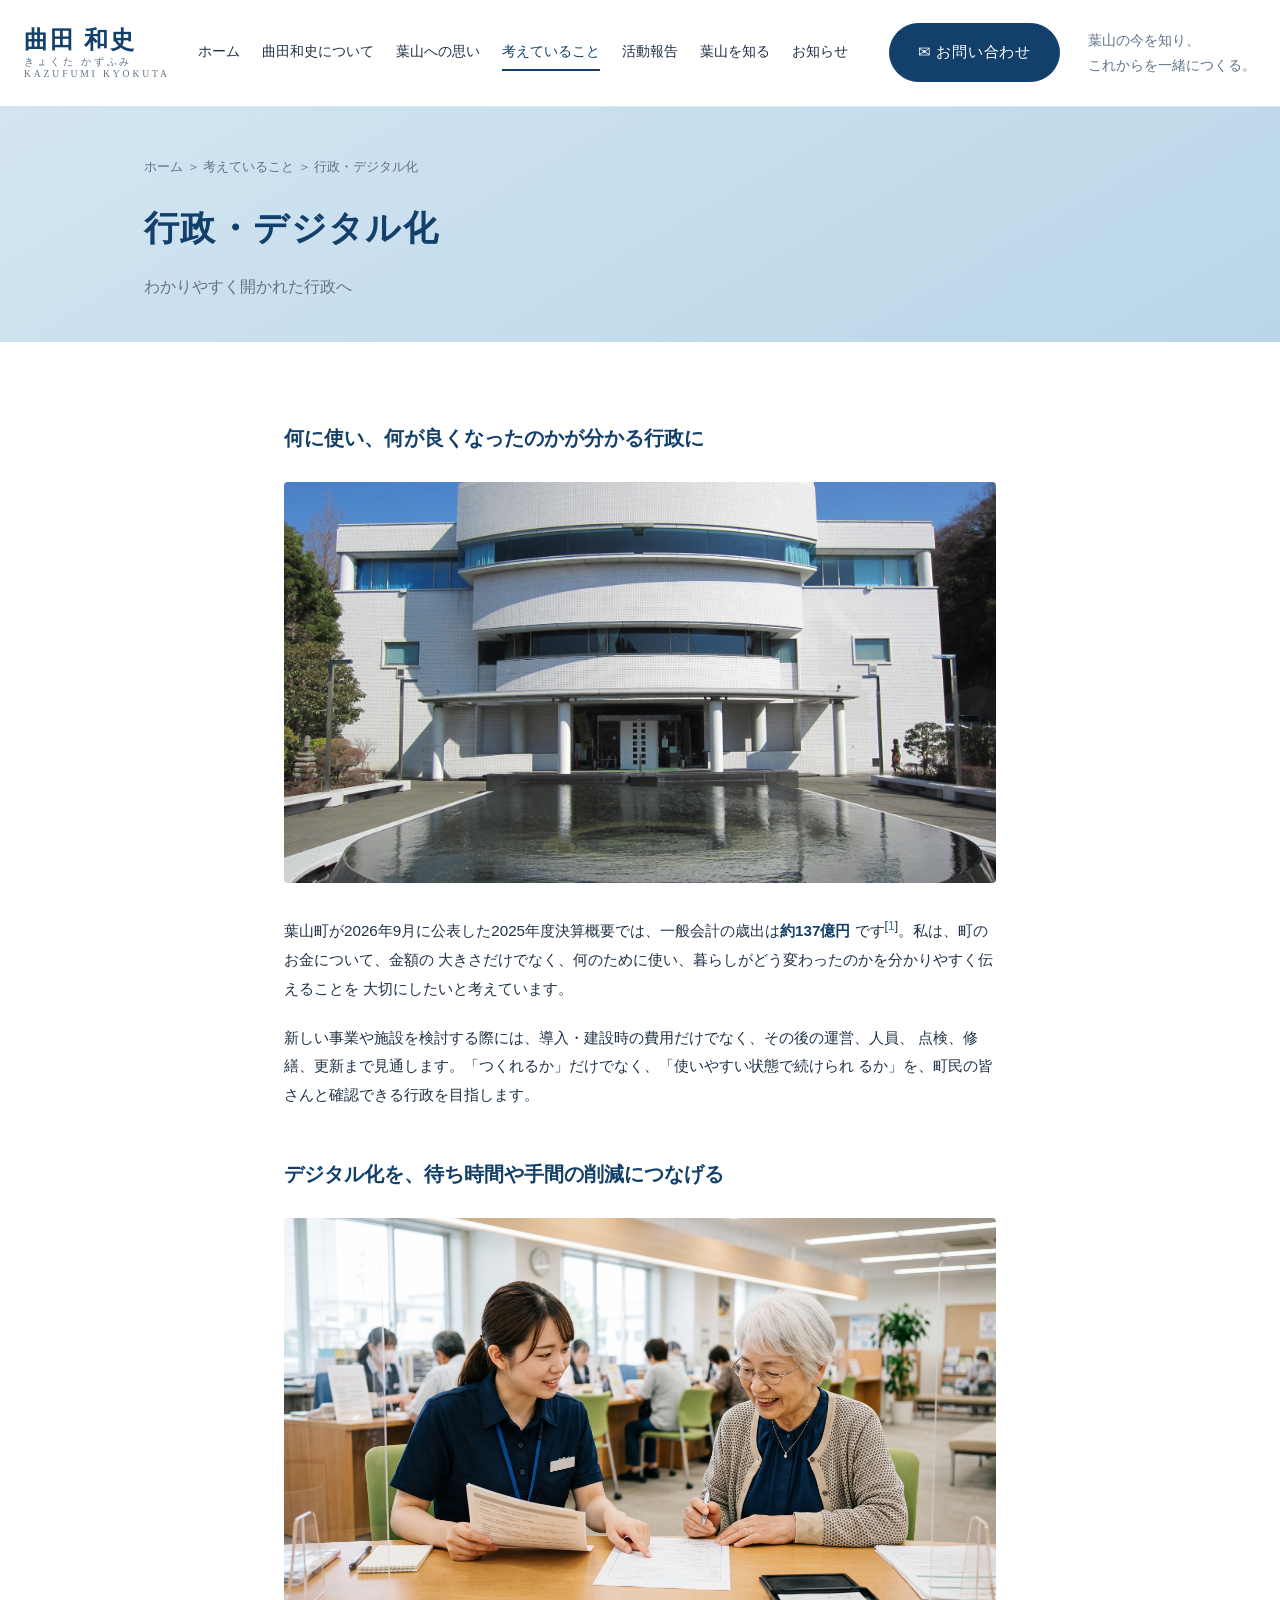
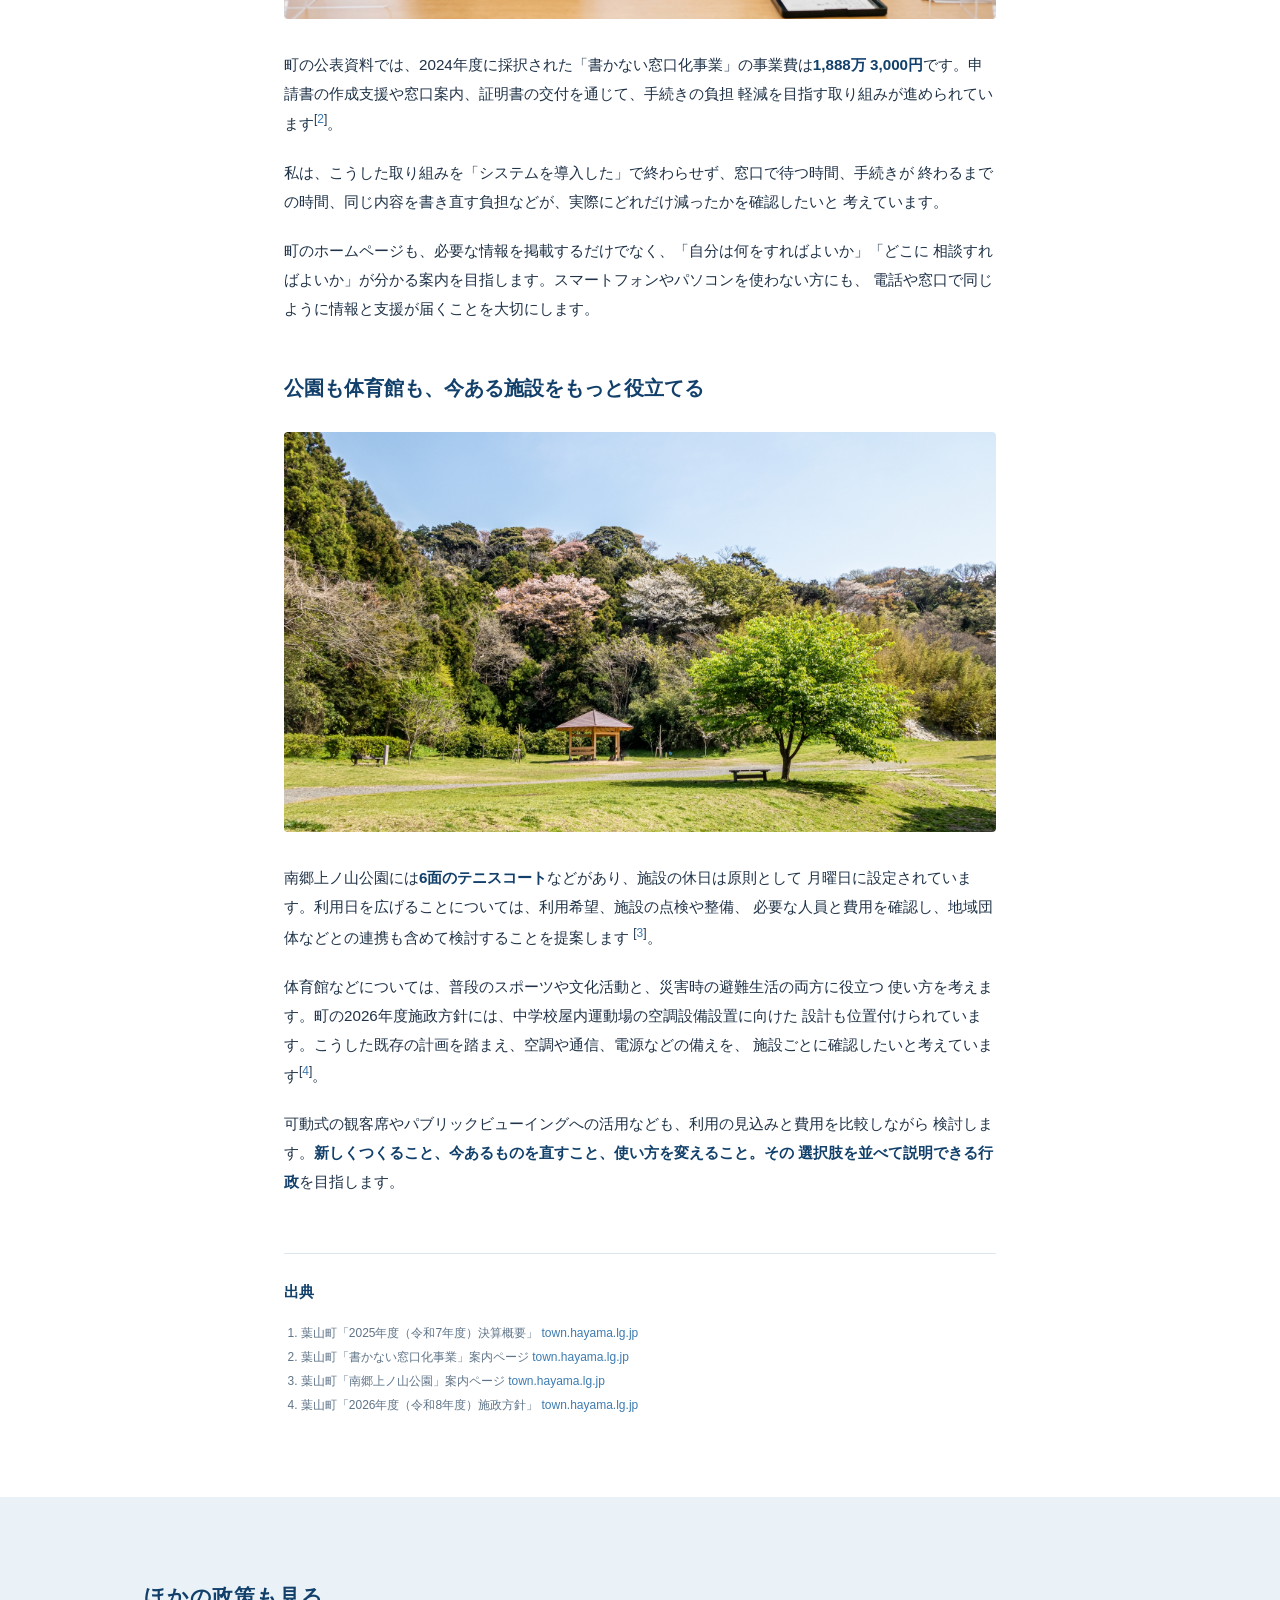
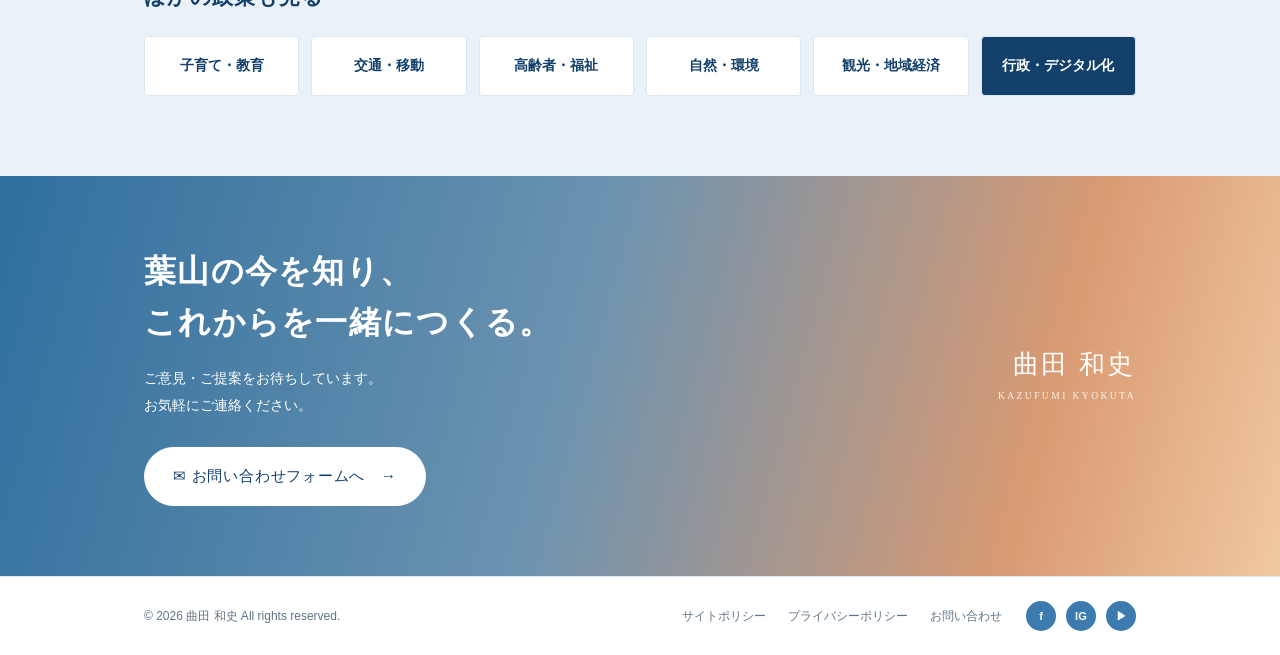
<file: gyosei.html>
<!DOCTYPE html>
<html lang="ja">
<head>
  <meta charset="UTF-8">
  <meta name="viewport" content="width=device-width, initial-scale=1.0">
  <title>行政・デジタル化 | 曲田 和史</title>
  <link rel="stylesheet" href="assets/css/common.css">
</head>
<body>

  <!-- ============ ヘッダー（トップページと同じもの） ============ -->
  <header class="header">
    <div class="header__inner">

      <a class="logo" href="index.html#home">
        <span class="logo__name">曲田 和史</span>
        <span class="logo__kana">きょくた かずふみ</span>
        <span class="logo__roman">KAZUFUMI KYOKUTA</span>
      </a>

      <button class="menu-btn" id="menuBtn" aria-label="メニューを開く">☰</button>

      <nav class="nav" id="nav">
        <ul class="nav__list">
          <li><a href="index.html#home">ホーム</a></li>
          <li><a href="index.html#profile">曲田和史について</a></li>
          <li><a href="index.html#omoi">葉山への思い</a></li>
          <li><a href="index.html#policy" class="is-current">考えていること</a></li>
          <li><a href="index.html#news">活動報告</a></li>
          <li><a href="index.html#hayama">葉山を知る</a></li>
          <li><a href="index.html#info">お知らせ</a></li>
        </ul>
      </nav>

      <a class="btn btn--fill header__contact" href="index.html#contact">✉ お問い合わせ</a>

      <p class="header__catch">葉山の今を知り、<br>これからを一緒につくる。</p>

    </div>
  </header>

  <!-- ============ ページ見出し ============ -->
  <section class="page-hero">
    <div class="container">
      <p class="breadcrumb">
        <a href="index.html#home">ホーム</a> ＞
        <a href="index.html#policy">考えていること</a> ＞
        行政・デジタル化
      </p>
      <h1 class="page-hero__title">行政・デジタル化</h1>
      <p class="page-hero__lead">わかりやすく開かれた行政へ</p>
    </div>
  </section>

  <!-- ============ 本文 ============ -->
  <section class="section detail">
    <div class="container detail__inner">

      <h3>何に使い、何が良くなったのかが分かる行政に</h3>

      <div class="photo">
        <img src="assets/images/hayama-town-hall-facade-fountain-licensed_3648x2736.jpg"
             alt="噴水の向こうに建つ葉山町役場の庁舎"
             style="width: 100%; height: 100%; object-fit: cover;">
      </div>

      <p>
        葉山町が2026年9月に公表した2025年度決算概要では、一般会計の歳出は<strong>約137億円</strong>
        です<span class="cite">[<a href="#src1">1</a>]</span>。私は、町のお金について、金額の
        大きさだけでなく、何のために使い、暮らしがどう変わったのかを分かりやすく伝えることを
        大切にしたいと考えています。
      </p>

      <p>
        新しい事業や施設を検討する際には、導入・建設時の費用だけでなく、その後の運営、人員、
        点検、修繕、更新まで見通します。「つくれるか」だけでなく、「使いやすい状態で続けられ
        るか」を、町民の皆さんと確認できる行政を目指します。
      </p>

      <h3>デジタル化を、待ち時間や手間の削減につなげる</h3>

      <div class="photo">
        <img src="assets/images/madoguchi-staff-elderly-support_2752x1536.jpg"
             alt="窓口で職員が書類を指さしながら、ご年配の方に手続きを説明するようす"
             style="width: 100%; height: 100%; object-fit: cover;">
      </div>

      <p>
        町の公表資料では、2024年度に採択された「書かない窓口化事業」の事業費は<strong>1,888万
        3,000円</strong>です。申請書の作成支援や窓口案内、証明書の交付を通じて、手続きの負担
        軽減を目指す取り組みが進められています<span class="cite">[<a href="#src2">2</a>]</span>。
      </p>

      <p>
        私は、こうした取り組みを「システムを導入した」で終わらせず、窓口で待つ時間、手続きが
        終わるまでの時間、同じ内容を書き直す負担などが、実際にどれだけ減ったかを確認したいと
        考えています。
      </p>

      <p>
        町のホームページも、必要な情報を掲載するだけでなく、「自分は何をすればよいか」「どこに
        相談すればよいか」が分かる案内を目指します。スマートフォンやパソコンを使わない方にも、
        電話や窓口で同じように情報と支援が届くことを大切にします。
      </p>

      <h3>公園も体育館も、今ある施設をもっと役立てる</h3>

      <div class="photo">
        <img src="assets/images/nango-kaminoyama-park-lawn-gazebo-licensed_1920x1280.jpg"
             alt="桜の咲く山を背に、東屋とベンチが並ぶ南郷上ノ山公園の芝生広場"
             style="width: 100%; height: 100%; object-fit: cover;">
      </div>

      <p>
        南郷上ノ山公園には<strong>6面のテニスコート</strong>などがあり、施設の休日は原則として
        月曜日に設定されています。利用日を広げることについては、利用希望、施設の点検や整備、
        必要な人員と費用を確認し、地域団体などとの連携も含めて検討することを提案します
        <span class="cite">[<a href="#src3">3</a>]</span>。
      </p>

      <p>
        体育館などについては、普段のスポーツや文化活動と、災害時の避難生活の両方に役立つ
        使い方を考えます。町の2026年度施政方針には、中学校屋内運動場の空調設備設置に向けた
        設計も位置付けられています。こうした既存の計画を踏まえ、空調や通信、電源などの備えを、
        施設ごとに確認したいと考えています<span class="cite">[<a href="#src4">4</a>]</span>。
      </p>

      <p>
        可動式の観客席やパブリックビューイングへの活用なども、利用の見込みと費用を比較しながら
        検討します。<strong>新しくつくること、今あるものを直すこと、使い方を変えること。その
        選択肢を並べて説明できる行政</strong>を目指します。
      </p>

      <!-- ============ 出典 ============ -->
      <div class="sources">
        <h2>出典</h2>
        <ol>
          <li id="src1">葉山町「2025年度（令和7年度）決算概要」
            <a href="https://www.town.hayama.lg.jp/material/files/group/3/2025R07_kessan.pdf" target="_blank" rel="noopener">town.hayama.lg.jp</a>
          </li>
          <li id="src2">葉山町「書かない窓口化事業」案内ページ
            <a href="https://www.town.hayama.lg.jp/soshiki/soumu/keikaku/2/DX/16868.html" target="_blank" rel="noopener">town.hayama.lg.jp</a>
          </li>
          <li id="src3">葉山町「南郷上ノ山公園」案内ページ
            <a href="https://www.town.hayama.lg.jp/asobi/kouen/5776.html" target="_blank" rel="noopener">town.hayama.lg.jp</a>
          </li>
          <li id="src4">葉山町「2026年度（令和8年度）施政方針」
            <a href="https://www.town.hayama.lg.jp/soshiki/seisaku/12/houshin/16461.html" target="_blank" rel="noopener">town.hayama.lg.jp</a>
          </li>
        </ol>
      </div>

    </div>
  </section>

  <!-- ============ ほかの政策も見る ============ -->
  <section class="section policy-nav">
    <div class="container">
      <h2 class="heading" style="font-size: 1.3rem;">ほかの政策も見る</h2>
      <div class="policy-nav__grid">
        <a href="kosodate.html">子育て・教育</a>
        <a href="kotsu.html">交通・移動</a>
        <a href="korei.html">高齢者・福祉</a>
        <a href="shizen.html">自然・環境</a>
        <a href="kanko.html">観光・地域経済</a>
        <a href="gyosei.html" class="is-current">行政・デジタル化</a>
      </div>
    </div>
  </section>

  <!-- ============ お問い合わせへの呼びかけ ============ -->
  <section class="cta" id="contact">
    <div class="container cta__inner">

      <div>
        <h2 class="cta__title">
          葉山の今を知り、<br>
          これからを一緒につくる。
        </h2>
        <p class="cta__text">
          ご意見・ご提案をお待ちしています。<br>
          お気軽にご連絡ください。
        </p>
        <a class="btn btn--white" href="index.html#contact">✉ お問い合わせフォームへ　→</a>
      </div>

      <p class="cta__sign">
        <strong>曲田 和史</strong>
        <small>KAZUFUMI KYOKUTA</small>
      </p>

    </div>
  </section>

  <!-- ============ フッター ============ -->
  <footer class="footer">
    <div class="container footer__inner">

      <p style="margin: 0;">© 2026 曲田 和史 All rights reserved.</p>

      <ul class="footer__links">
        <li><a href="sitepolicy.html">サイトポリシー</a></li>
        <li><a href="privacypolicy.html">プライバシーポリシー</a></li>
        <li><a href="index.html#contact">お問い合わせ</a></li>
      </ul>

      <ul class="footer__sns">
        <li><a href="#" aria-label="Facebook">f</a></li>
        <li><a href="#" aria-label="Instagram">IG</a></li>
        <li><a href="#" aria-label="YouTube">▶</a></li>
      </ul>

    </div>
  </footer>

  <!-- 右下に固定される「上に戻る」ボタン -->
  <button class="to-top" id="toTopBtn" aria-label="ページの先頭へ戻る">↑</button>

  <script>
    const menuBtn = document.getElementById("menuBtn");
    const nav = document.getElementById("nav");

    menuBtn.addEventListener("click", function () {
      nav.classList.toggle("is-open");
    });

    nav.querySelectorAll("a").forEach(function (link) {
      link.addEventListener("click", function () {
        nav.classList.remove("is-open");
      });
    });

    const toTopBtn = document.getElementById("toTopBtn");

    window.addEventListener("scroll", function () {
      if (window.scrollY > 400) {
        toTopBtn.classList.add("is-visible");
      } else {
        toTopBtn.classList.remove("is-visible");
      }
    });

    toTopBtn.addEventListener("click", function () {
      window.scrollTo({ top: 0, behavior: "smooth" });
    });

    // 7. SNSのアイコンがクリックされたら、まだ準備中であることを知らせる
    //    forEach で3つのアイコンすべてに同じ処理をつける
    document.querySelectorAll(".footer__sns a").forEach(function (link) {
      link.addEventListener("click", function (event) {
        event.preventDefault();  // リンク先へ移動しようとするのを止める
        alert("SNSアカウントは現在準備中です。");
      });
    });
  </script>

</body>
</html>
</file>
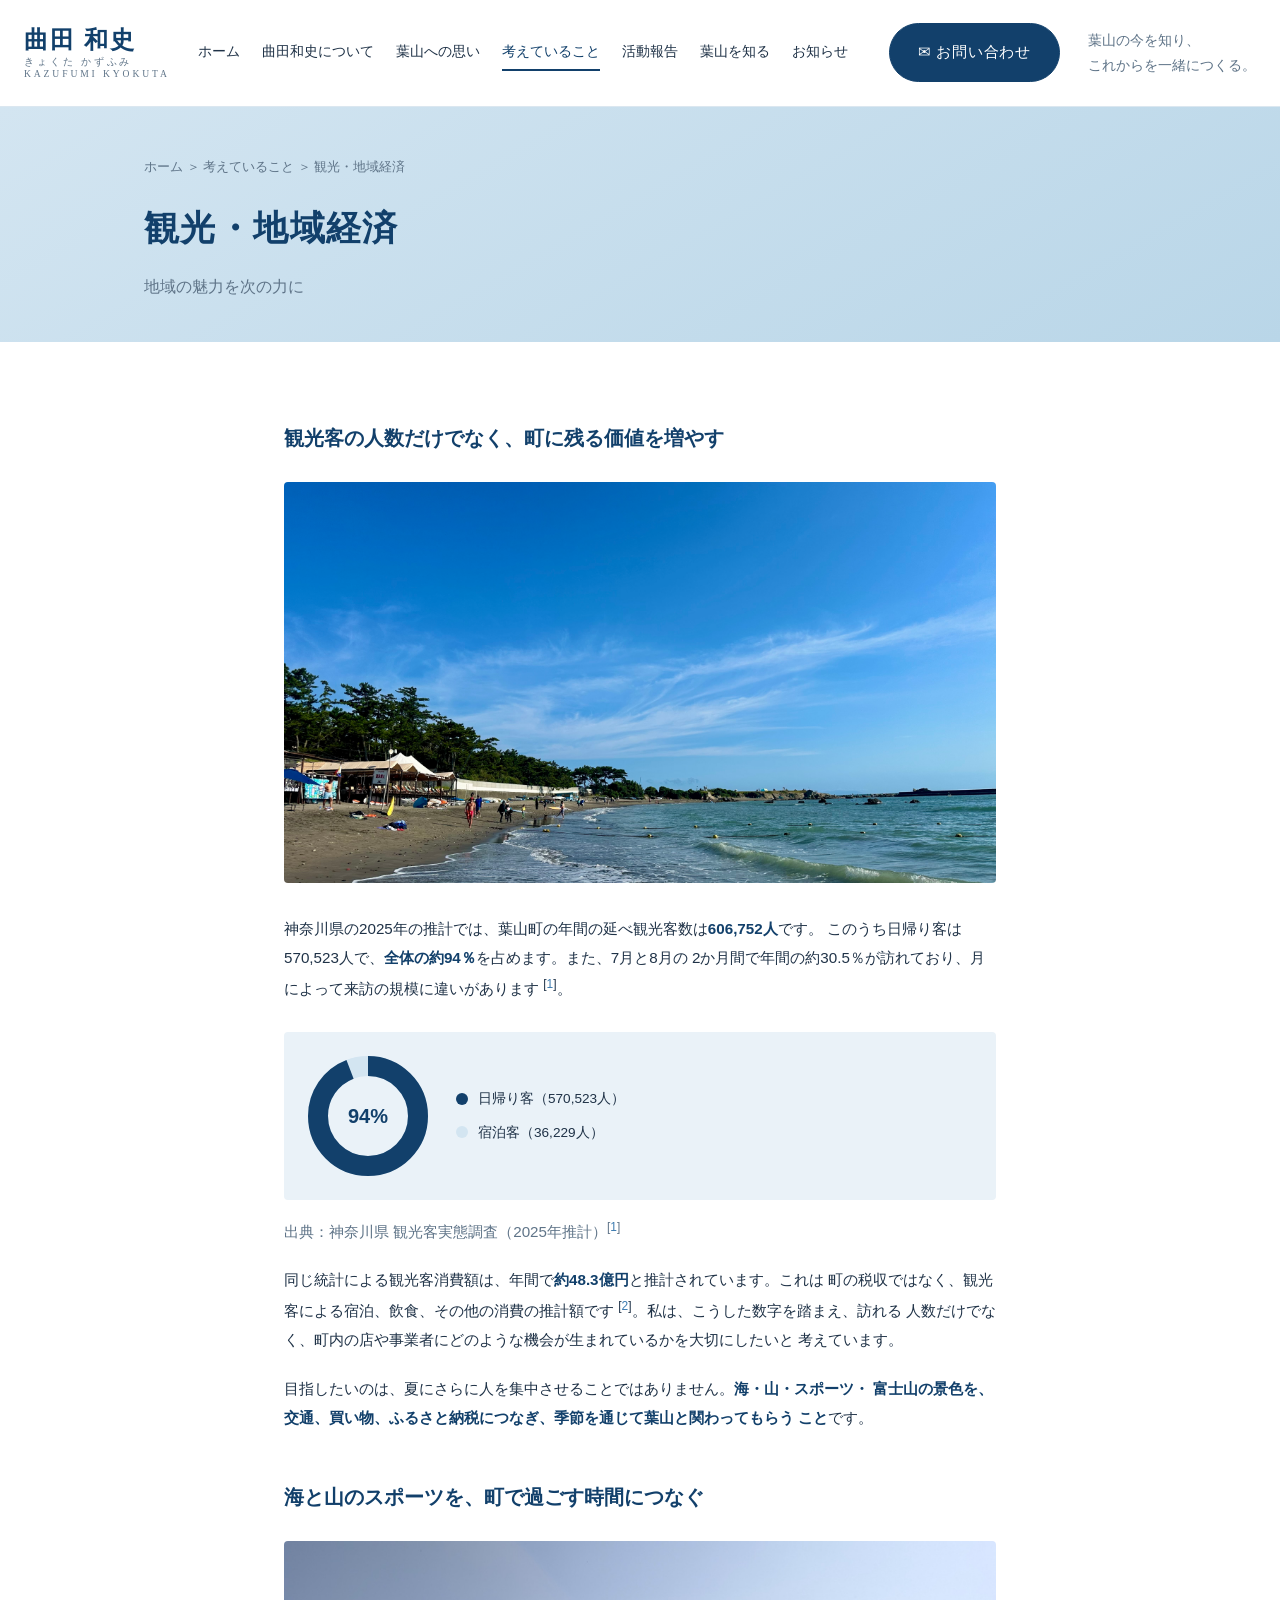
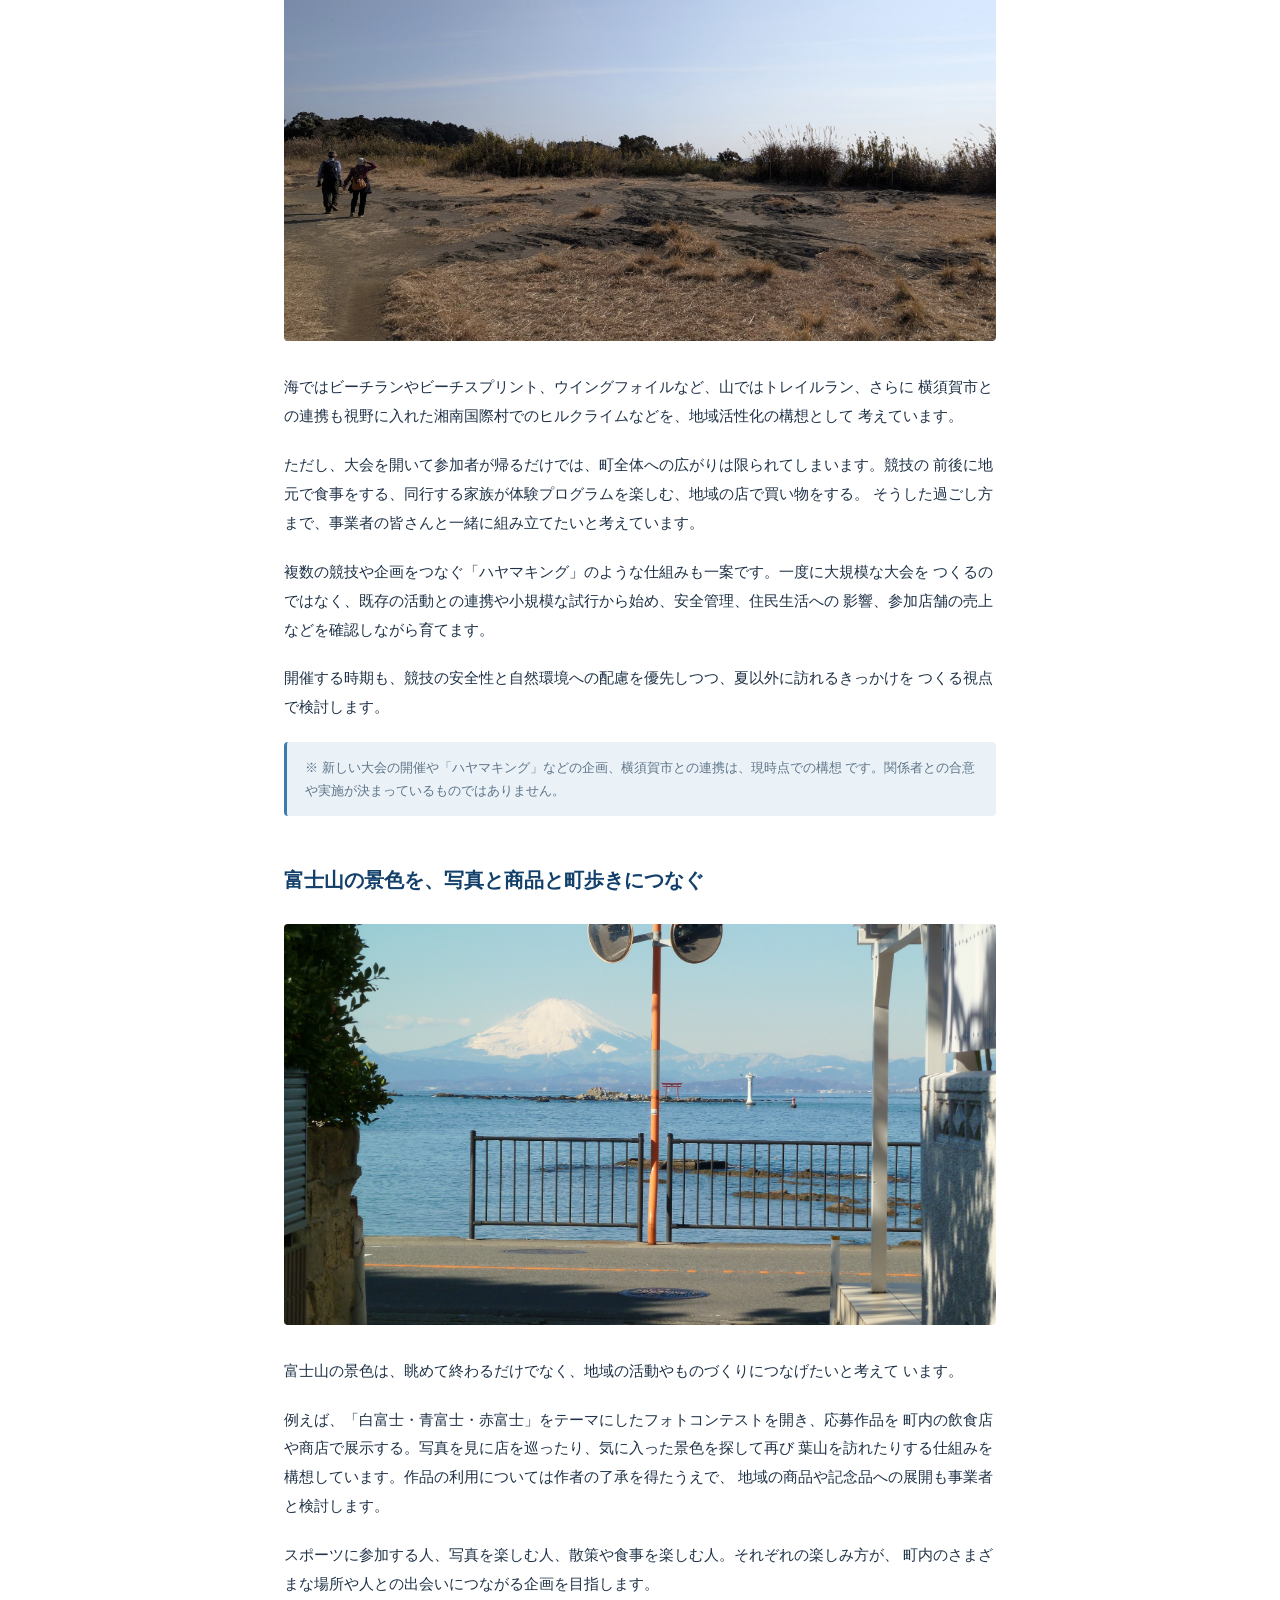
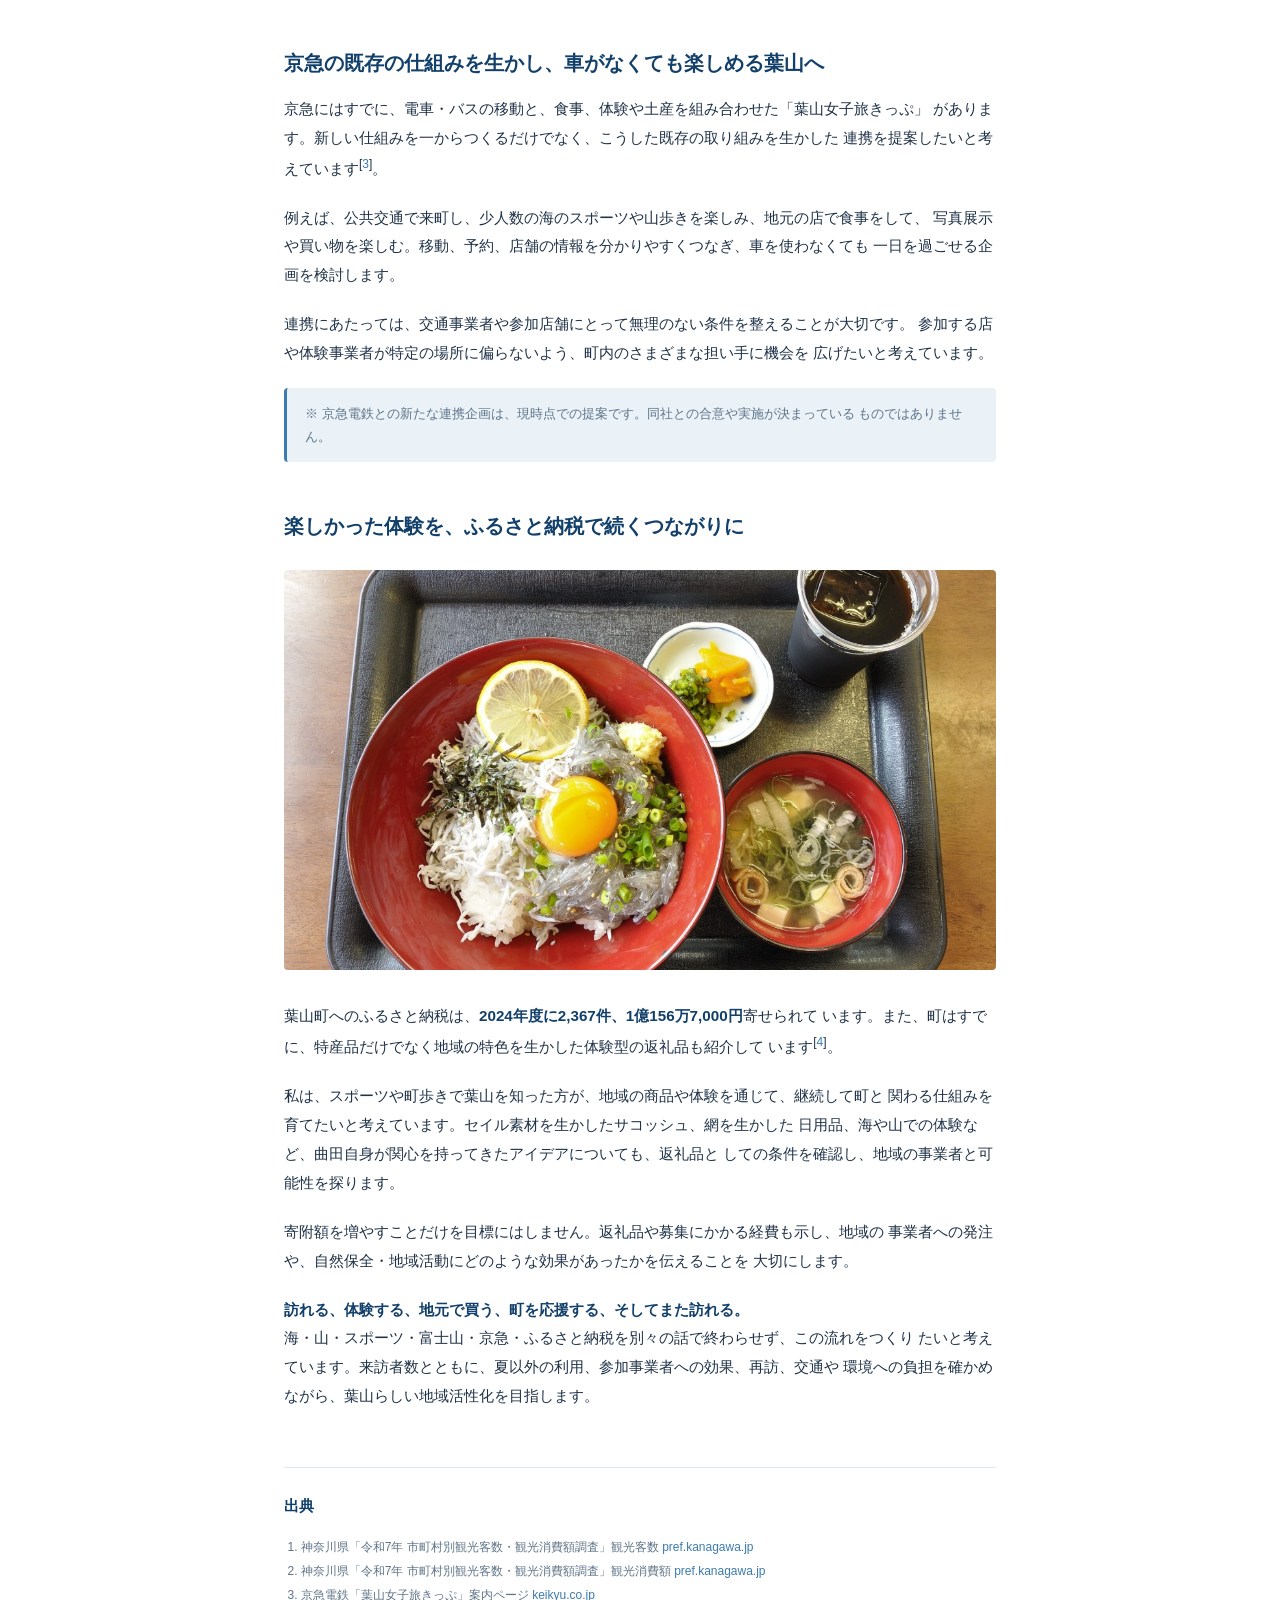
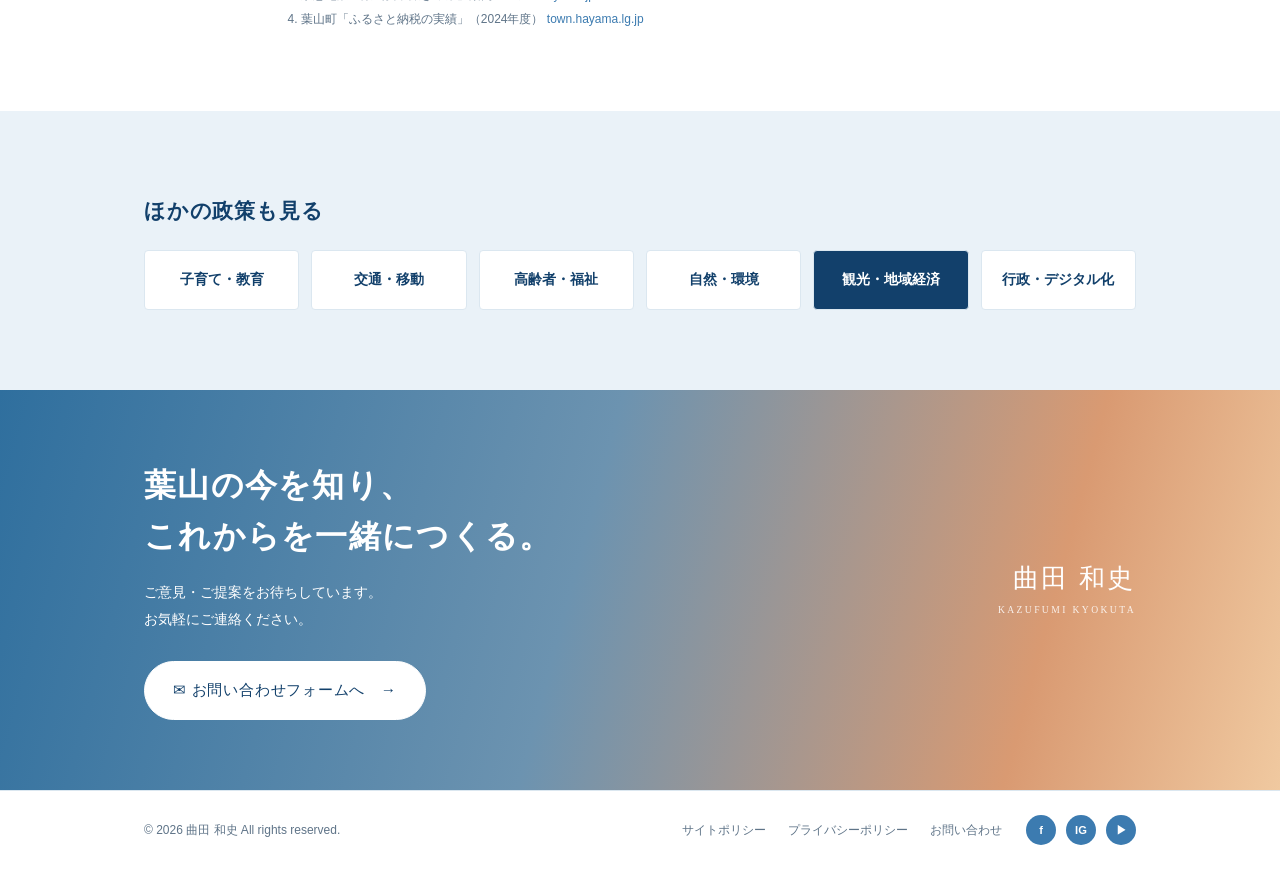
<file: kanko.html>
<!DOCTYPE html>
<html lang="ja">
<head>
  <meta charset="UTF-8">
  <meta name="viewport" content="width=device-width, initial-scale=1.0">
  <title>観光・地域経済 | 曲田 和史</title>
  <link rel="stylesheet" href="assets/css/common.css">
</head>
<body>

  <!-- ============ ヘッダー（トップページと同じもの） ============ -->
  <header class="header">
    <div class="header__inner">

      <a class="logo" href="index.html#home">
        <span class="logo__name">曲田 和史</span>
        <span class="logo__kana">きょくた かずふみ</span>
        <span class="logo__roman">KAZUFUMI KYOKUTA</span>
      </a>

      <button class="menu-btn" id="menuBtn" aria-label="メニューを開く">☰</button>

      <nav class="nav" id="nav">
        <ul class="nav__list">
          <li><a href="index.html#home">ホーム</a></li>
          <li><a href="index.html#profile">曲田和史について</a></li>
          <li><a href="index.html#omoi">葉山への思い</a></li>
          <li><a href="index.html#policy" class="is-current">考えていること</a></li>
          <li><a href="index.html#news">活動報告</a></li>
          <li><a href="index.html#hayama">葉山を知る</a></li>
          <li><a href="index.html#info">お知らせ</a></li>
        </ul>
      </nav>

      <a class="btn btn--fill header__contact" href="index.html#contact">✉ お問い合わせ</a>

      <p class="header__catch">葉山の今を知り、<br>これからを一緒につくる。</p>

    </div>
  </header>

  <!-- ============ ページ見出し ============ -->
  <section class="page-hero">
    <div class="container">
      <p class="breadcrumb">
        <a href="index.html#home">ホーム</a> ＞
        <a href="index.html#policy">考えていること</a> ＞
        観光・地域経済
      </p>
      <h1 class="page-hero__title">観光・地域経済</h1>
      <p class="page-hero__lead">地域の魅力を次の力に</p>
    </div>
  </section>

  <!-- ============ 本文 ============ -->
  <section class="section detail">
    <div class="container detail__inner">

      <h3>観光客の人数だけでなく、町に残る価値を増やす</h3>

      <div class="photo">
        <img src="assets/images/isshiki-beach-summer-crowd-licensed_4032x3024.jpg"
             alt="青空の下、海水浴客で賑わう一色海岸のようす"
             style="width: 100%; height: 100%; object-fit: cover;">
      </div>

      <p>
        神奈川県の2025年の推計では、葉山町の年間の延べ観光客数は<strong>606,752人</strong>です。
        このうち日帰り客は570,523人で、<strong>全体の約94％</strong>を占めます。また、7月と8月の
        2か月間で年間の約30.5％が訪れており、月によって来訪の規模に違いがあります
        <span class="cite">[<a href="#src1">1</a>]</span>。
      </p>

      <div class="chart">
        <svg viewBox="0 0 120 120" width="120" height="120" role="img" aria-label="日帰り客と宿泊客の割合を示す円グラフ">
          <circle cx="60" cy="60" r="50" fill="none" stroke="#d3e5f1" stroke-width="20"></circle>
          <circle cx="60" cy="60" r="50" fill="none" stroke="#12406b" stroke-width="20"
                  stroke-dasharray="295.3 314.16" transform="rotate(-90 60 60)"></circle>
          <text x="60" y="67" font-size="20" font-weight="700" fill="#12406b" text-anchor="middle">94%</text>
        </svg>
        <ul class="chart__legend">
          <li><span class="dot" style="background:#12406b;"></span>日帰り客（570,523人）</li>
          <li><span class="dot" style="background:#d3e5f1;"></span>宿泊客（36,229人）</li>
        </ul>
      </div>
      <p class="chart__caption" style="margin-top:-16px;">出典：神奈川県 観光客実態調査（2025年推計）<span class="cite">[<a href="#src1">1</a>]</span></p>

      <p>
        同じ統計による観光客消費額は、年間で<strong>約48.3億円</strong>と推計されています。これは
        町の税収ではなく、観光客による宿泊、飲食、その他の消費の推計額です
        <span class="cite">[<a href="#src2">2</a>]</span>。私は、こうした数字を踏まえ、訪れる
        人数だけでなく、町内の店や事業者にどのような機会が生まれているかを大切にしたいと
        考えています。
      </p>

      <p>
        目指したいのは、夏にさらに人を集中させることではありません。<strong>海・山・スポーツ・
        富士山の景色を、交通、買い物、ふるさと納税につなぎ、季節を通じて葉山と関わってもらう
        こと</strong>です。
      </p>

      <h3>海と山のスポーツを、町で過ごす時間につなぐ</h3>

      <div class="photo">
        <img src="assets/images/mountain-trail-hikers-hayama-licensed_1231x820.jpg"
             alt="葉山の山道を歩くハイカーのうしろ姿"
             style="width: 100%; height: 100%; object-fit: cover;">
      </div>

      <p>
        海ではビーチランやビーチスプリント、ウイングフォイルなど、山ではトレイルラン、さらに
        横須賀市との連携も視野に入れた湘南国際村でのヒルクライムなどを、地域活性化の構想として
        考えています。
      </p>

      <p>
        ただし、大会を開いて参加者が帰るだけでは、町全体への広がりは限られてしまいます。競技の
        前後に地元で食事をする、同行する家族が体験プログラムを楽しむ、地域の店で買い物をする。
        そうした過ごし方まで、事業者の皆さんと一緒に組み立てたいと考えています。
      </p>

      <p>
        複数の競技や企画をつなぐ「ハヤマキング」のような仕組みも一案です。一度に大規模な大会を
        つくるのではなく、既存の活動との連携や小規模な試行から始め、安全管理、住民生活への
        影響、参加店舗の売上などを確認しながら育てます。
      </p>

      <p>
        開催する時期も、競技の安全性と自然環境への配慮を優先しつつ、夏以外に訪れるきっかけを
        つくる視点で検討します。
      </p>

      <div class="note">
        ※ 新しい大会の開催や「ハヤマキング」などの企画、横須賀市との連携は、現時点での構想
        です。関係者との合意や実施が決まっているものではありません。
      </div>

      <h3>富士山の景色を、写真と商品と町歩きにつなぐ</h3>

      <div class="photo">
        <img src="assets/images/mtfuji-horiuchi-torii-lighthouse-view-licensed_4000x3000.jpg"
             alt="堀内の海岸から望む富士山と、赤い鳥居・灯台のある海岸線"
             style="width: 100%; height: 100%; object-fit: cover;">
      </div>

      <p>
        富士山の景色は、眺めて終わるだけでなく、地域の活動やものづくりにつなげたいと考えて
        います。
      </p>

      <p>
        例えば、「白富士・青富士・赤富士」をテーマにしたフォトコンテストを開き、応募作品を
        町内の飲食店や商店で展示する。写真を見に店を巡ったり、気に入った景色を探して再び
        葉山を訪れたりする仕組みを構想しています。作品の利用については作者の了承を得たうえで、
        地域の商品や記念品への展開も事業者と検討します。
      </p>

      <p>
        スポーツに参加する人、写真を楽しむ人、散策や食事を楽しむ人。それぞれの楽しみ方が、
        町内のさまざまな場所や人との出会いにつながる企画を目指します。
      </p>

      <h3>京急の既存の仕組みを生かし、車がなくても楽しめる葉山へ</h3>

      <p>
        京急にはすでに、電車・バスの移動と、食事、体験や土産を組み合わせた「葉山女子旅きっぷ」
        があります。新しい仕組みを一からつくるだけでなく、こうした既存の取り組みを生かした
        連携を提案したいと考えています<span class="cite">[<a href="#src3">3</a>]</span>。
      </p>

      <p>
        例えば、公共交通で来町し、少人数の海のスポーツや山歩きを楽しみ、地元の店で食事をして、
        写真展示や買い物を楽しむ。移動、予約、店舗の情報を分かりやすくつなぎ、車を使わなくても
        一日を過ごせる企画を検討します。
      </p>

      <p>
        連携にあたっては、交通事業者や参加店舗にとって無理のない条件を整えることが大切です。
        参加する店や体験事業者が特定の場所に偏らないよう、町内のさまざまな担い手に機会を
        広げたいと考えています。
      </p>

      <div class="note">
        ※ 京急電鉄との新たな連携企画は、現時点での提案です。同社との合意や実施が決まっている
        ものではありません。
      </div>

      <h3>楽しかった体験を、ふるさと納税で続くつながりに</h3>

      <div class="photo">
        <img src="assets/images/shirasu-don-lunch-hayama-licensed_1039x719.jpg"
             alt="生しらすと卵黄をのせた、葉山名物のしらす丼"
             style="width: 100%; height: 100%; object-fit: cover;">
      </div>

      <p>
        葉山町へのふるさと納税は、<strong>2024年度に2,367件、1億156万7,000円</strong>寄せられて
        います。また、町はすでに、特産品だけでなく地域の特色を生かした体験型の返礼品も紹介して
        います<span class="cite">[<a href="#src4">4</a>]</span>。
      </p>

      <p>
        私は、スポーツや町歩きで葉山を知った方が、地域の商品や体験を通じて、継続して町と
        関わる仕組みを育てたいと考えています。セイル素材を生かしたサコッシュ、網を生かした
        日用品、海や山での体験など、曲田自身が関心を持ってきたアイデアについても、返礼品と
        しての条件を確認し、地域の事業者と可能性を探ります。
      </p>

      <p>
        寄附額を増やすことだけを目標にはしません。返礼品や募集にかかる経費も示し、地域の
        事業者への発注や、自然保全・地域活動にどのような効果があったかを伝えることを
        大切にします。
      </p>

      <p>
        <strong>訪れる、体験する、地元で買う、町を応援する、そしてまた訪れる。</strong><br>
        海・山・スポーツ・富士山・京急・ふるさと納税を別々の話で終わらせず、この流れをつくり
        たいと考えています。来訪者数とともに、夏以外の利用、参加事業者への効果、再訪、交通や
        環境への負担を確かめながら、葉山らしい地域活性化を目指します。
      </p>

      <!-- ============ 出典 ============ -->
      <div class="sources">
        <h2>出典</h2>
        <ol>
          <li id="src1">神奈川県「令和7年 市町村別観光客数・観光消費額調査」観光客数
            <a href="https://www.pref.kanagawa.jp/documents/138016/r73hyou.pdf" target="_blank" rel="noopener">pref.kanagawa.jp</a>
          </li>
          <li id="src2">神奈川県「令和7年 市町村別観光客数・観光消費額調査」観光消費額
            <a href="https://www.pref.kanagawa.jp/documents/138016/r72hyou.pdf" target="_blank" rel="noopener">pref.kanagawa.jp</a>
          </li>
          <li id="src3">京急電鉄「葉山女子旅きっぷ」案内ページ
            <a href="https://www.keikyu.co.jp/visit/otoku/otoku_hayamagirl/index.html" target="_blank" rel="noopener">keikyu.co.jp</a>
          </li>
          <li id="src4">葉山町「ふるさと納税の実績」（2024年度）
            <a href="https://www.town.hayama.lg.jp/material/files/group/3/R6furusatotax.pdf" target="_blank" rel="noopener">town.hayama.lg.jp</a>
          </li>
        </ol>
      </div>

    </div>
  </section>

  <!-- ============ ほかの政策も見る ============ -->
  <section class="section policy-nav">
    <div class="container">
      <h2 class="heading" style="font-size: 1.3rem;">ほかの政策も見る</h2>
      <div class="policy-nav__grid">
        <a href="kosodate.html">子育て・教育</a>
        <a href="kotsu.html">交通・移動</a>
        <a href="korei.html">高齢者・福祉</a>
        <a href="shizen.html">自然・環境</a>
        <a href="kanko.html" class="is-current">観光・地域経済</a>
        <a href="gyosei.html">行政・デジタル化</a>
      </div>
    </div>
  </section>

  <!-- ============ お問い合わせへの呼びかけ ============ -->
  <section class="cta" id="contact">
    <div class="container cta__inner">

      <div>
        <h2 class="cta__title">
          葉山の今を知り、<br>
          これからを一緒につくる。
        </h2>
        <p class="cta__text">
          ご意見・ご提案をお待ちしています。<br>
          お気軽にご連絡ください。
        </p>
        <a class="btn btn--white" href="index.html#contact">✉ お問い合わせフォームへ　→</a>
      </div>

      <p class="cta__sign">
        <strong>曲田 和史</strong>
        <small>KAZUFUMI KYOKUTA</small>
      </p>

    </div>
  </section>

  <!-- ============ フッター ============ -->
  <footer class="footer">
    <div class="container footer__inner">

      <p style="margin: 0;">© 2026 曲田 和史 All rights reserved.</p>

      <ul class="footer__links">
        <li><a href="sitepolicy.html">サイトポリシー</a></li>
        <li><a href="privacypolicy.html">プライバシーポリシー</a></li>
        <li><a href="index.html#contact">お問い合わせ</a></li>
      </ul>

      <ul class="footer__sns">
        <li><a href="#" aria-label="Facebook">f</a></li>
        <li><a href="#" aria-label="Instagram">IG</a></li>
        <li><a href="#" aria-label="YouTube">▶</a></li>
      </ul>

    </div>
  </footer>

  <!-- 右下に固定される「上に戻る」ボタン -->
  <button class="to-top" id="toTopBtn" aria-label="ページの先頭へ戻る">↑</button>

  <script>
    const menuBtn = document.getElementById("menuBtn");
    const nav = document.getElementById("nav");

    menuBtn.addEventListener("click", function () {
      nav.classList.toggle("is-open");
    });

    nav.querySelectorAll("a").forEach(function (link) {
      link.addEventListener("click", function () {
        nav.classList.remove("is-open");
      });
    });

    const toTopBtn = document.getElementById("toTopBtn");

    window.addEventListener("scroll", function () {
      if (window.scrollY > 400) {
        toTopBtn.classList.add("is-visible");
      } else {
        toTopBtn.classList.remove("is-visible");
      }
    });

    toTopBtn.addEventListener("click", function () {
      window.scrollTo({ top: 0, behavior: "smooth" });
    });

    // 7. SNSのアイコンがクリックされたら、まだ準備中であることを知らせる
    //    forEach で3つのアイコンすべてに同じ処理をつける
    document.querySelectorAll(".footer__sns a").forEach(function (link) {
      link.addEventListener("click", function (event) {
        event.preventDefault();  // リンク先へ移動しようとするのを止める
        alert("SNSアカウントは現在準備中です。");
      });
    });
  </script>

</body>
</html>
</file>
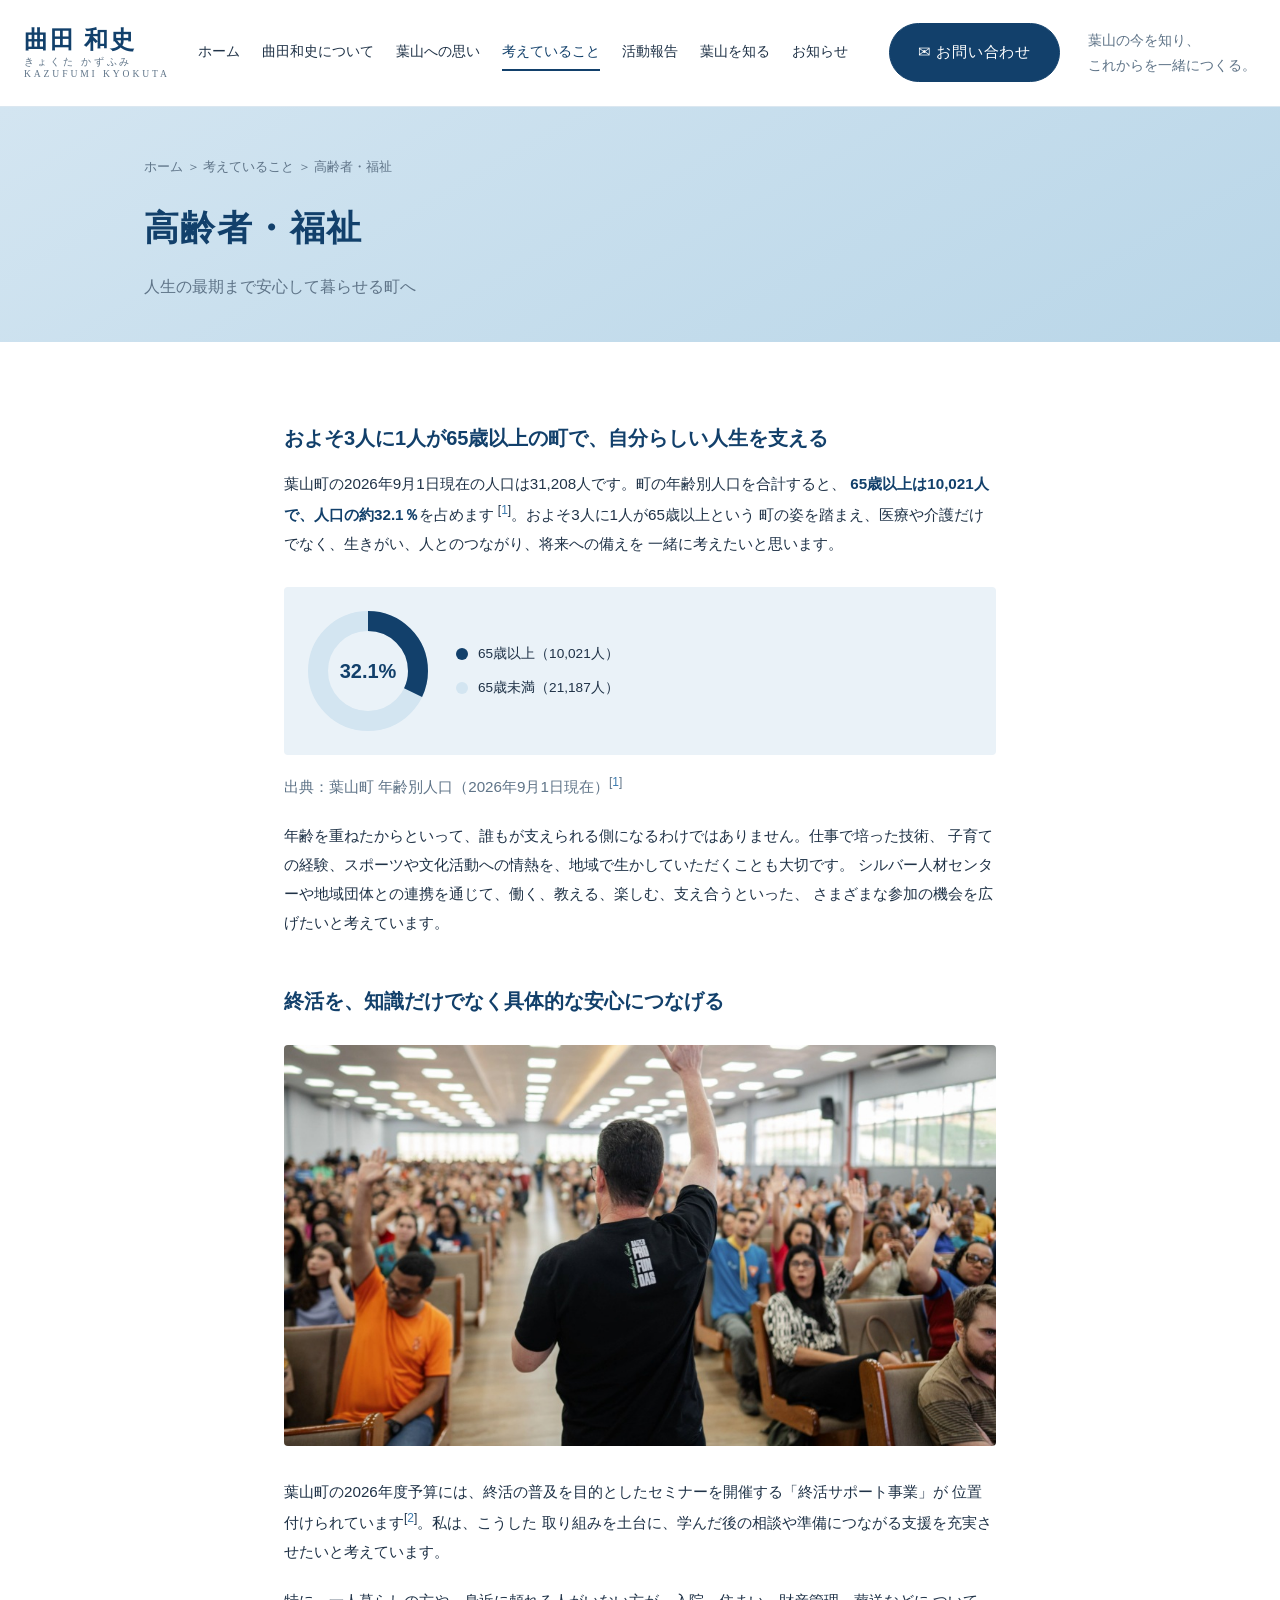
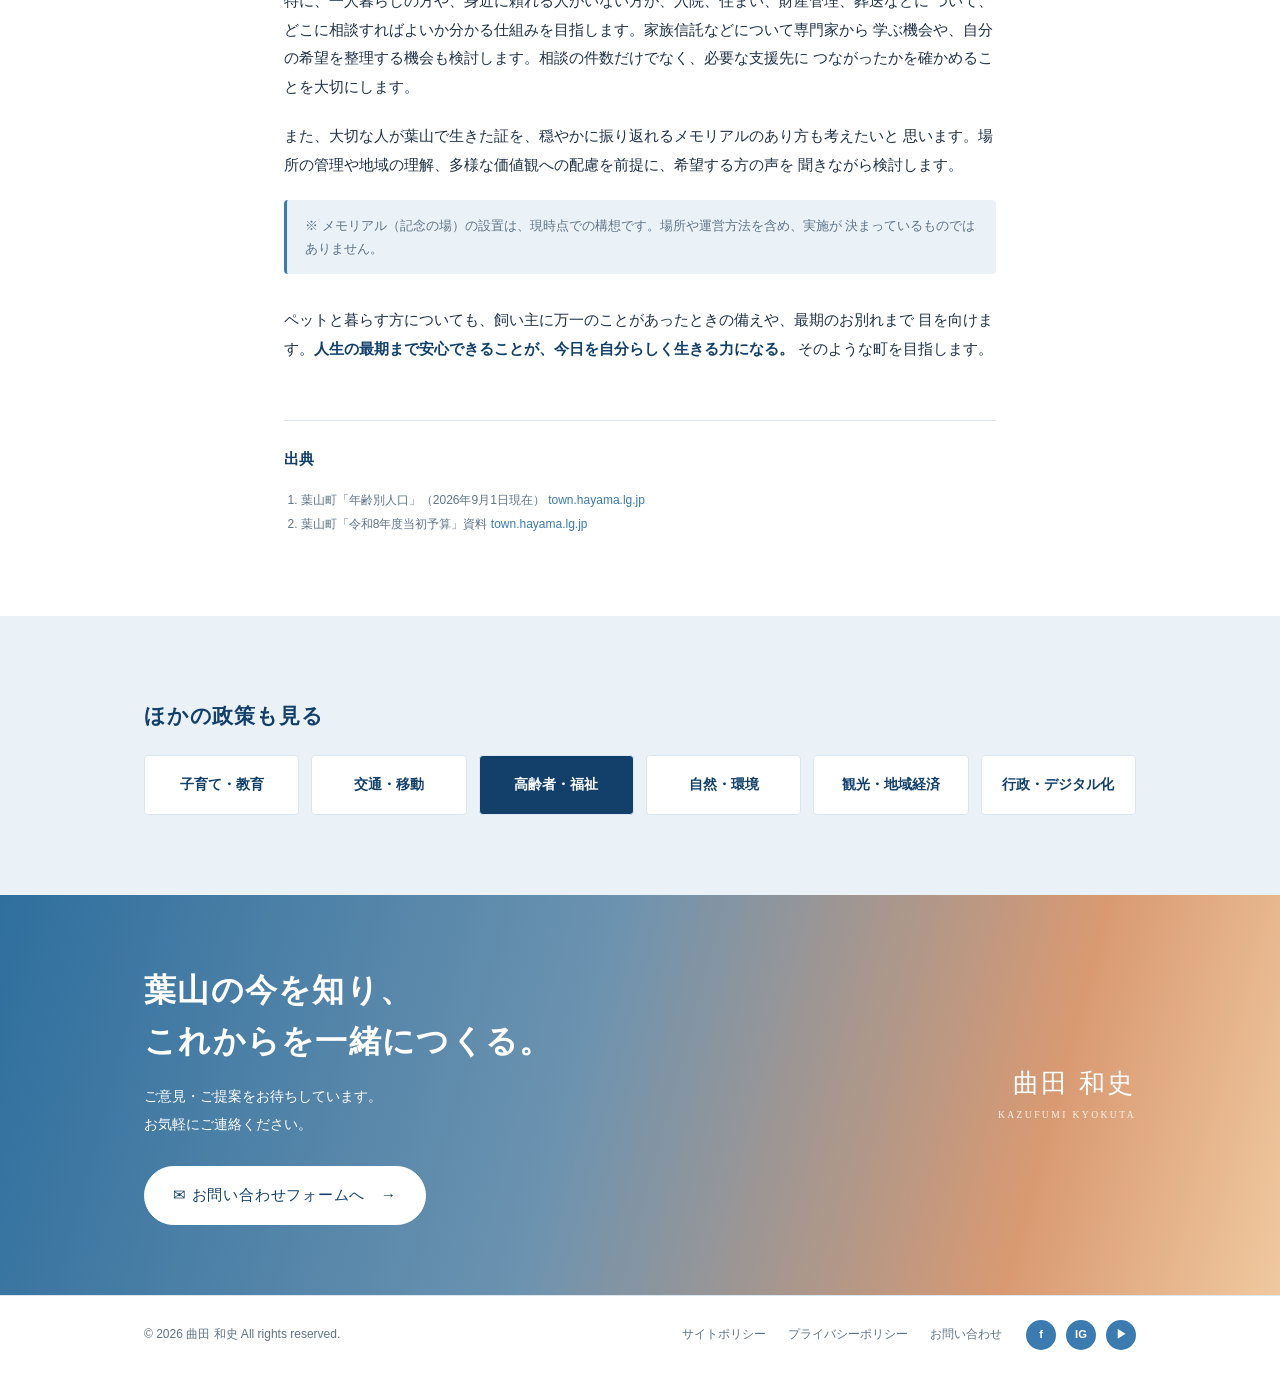
<file: korei.html>
<!DOCTYPE html>
<html lang="ja">
<head>
  <meta charset="UTF-8">
  <meta name="viewport" content="width=device-width, initial-scale=1.0">
  <title>高齢者・福祉 | 曲田 和史</title>
  <link rel="stylesheet" href="assets/css/common.css">
</head>
<body>

  <!-- ============ ヘッダー（トップページと同じもの） ============ -->
  <header class="header">
    <div class="header__inner">

      <a class="logo" href="index.html#home">
        <span class="logo__name">曲田 和史</span>
        <span class="logo__kana">きょくた かずふみ</span>
        <span class="logo__roman">KAZUFUMI KYOKUTA</span>
      </a>

      <button class="menu-btn" id="menuBtn" aria-label="メニューを開く">☰</button>

      <nav class="nav" id="nav">
        <ul class="nav__list">
          <li><a href="index.html#home">ホーム</a></li>
          <li><a href="index.html#profile">曲田和史について</a></li>
          <li><a href="index.html#omoi">葉山への思い</a></li>
          <li><a href="index.html#policy" class="is-current">考えていること</a></li>
          <li><a href="index.html#news">活動報告</a></li>
          <li><a href="index.html#hayama">葉山を知る</a></li>
          <li><a href="index.html#info">お知らせ</a></li>
        </ul>
      </nav>

      <a class="btn btn--fill header__contact" href="index.html#contact">✉ お問い合わせ</a>

      <p class="header__catch">葉山の今を知り、<br>これからを一緒につくる。</p>

    </div>
  </header>

  <!-- ============ ページ見出し ============ -->
  <section class="page-hero">
    <div class="container">
      <p class="breadcrumb">
        <a href="index.html#home">ホーム</a> ＞
        <a href="index.html#policy">考えていること</a> ＞
        高齢者・福祉
      </p>
      <h1 class="page-hero__title">高齢者・福祉</h1>
      <p class="page-hero__lead">人生の最期まで安心して暮らせる町へ</p>
    </div>
  </section>

  <!-- ============ 本文 ============ -->
  <section class="section detail">
    <div class="container detail__inner">

      <h3>およそ3人に1人が65歳以上の町で、自分らしい人生を支える</h3>

      <p>
        葉山町の2026年9月1日現在の人口は31,208人です。町の年齢別人口を合計すると、
        <strong>65歳以上は10,021人で、人口の約32.1％</strong>を占めます
        <span class="cite">[<a href="#src1">1</a>]</span>。およそ3人に1人が65歳以上という
        町の姿を踏まえ、医療や介護だけでなく、生きがい、人とのつながり、将来への備えを
        一緒に考えたいと思います。
      </p>

      <div class="chart">
        <svg viewBox="0 0 120 120" width="120" height="120" role="img" aria-label="65歳以上の人口割合を示す円グラフ">
          <circle cx="60" cy="60" r="50" fill="none" stroke="#d3e5f1" stroke-width="20"></circle>
          <circle cx="60" cy="60" r="50" fill="none" stroke="#12406b" stroke-width="20"
                  stroke-dasharray="100.85 314.16" transform="rotate(-90 60 60)"></circle>
          <text x="60" y="67" font-size="20" font-weight="700" fill="#12406b" text-anchor="middle">32.1%</text>
        </svg>
        <ul class="chart__legend">
          <li><span class="dot" style="background:#12406b;"></span>65歳以上（10,021人）</li>
          <li><span class="dot" style="background:#d3e5f1;"></span>65歳未満（21,187人）</li>
        </ul>
      </div>
      <p class="chart__caption" style="margin-top:-16px;">出典：葉山町 年齢別人口（2026年9月1日現在）<span class="cite">[<a href="#src1">1</a>]</span></p>

      <p>
        年齢を重ねたからといって、誰もが支えられる側になるわけではありません。仕事で培った技術、
        子育ての経験、スポーツや文化活動への情熱を、地域で生かしていただくことも大切です。
        シルバー人材センターや地域団体との連携を通じて、働く、教える、楽しむ、支え合うといった、
        さまざまな参加の機会を広げたいと考えています。
      </p>

      <h3>終活を、知識だけでなく具体的な安心につなげる</h3>

      <div class="photo">
        <img src="assets/images/seminar-hall-audience-licensed_1027x550.jpg"
             alt="会場いっぱいの参加者が挙手して応じるセミナーのようす"
             style="width: 100%; height: 100%; object-fit: cover;">
      </div>

      <p>
        葉山町の2026年度予算には、終活の普及を目的としたセミナーを開催する「終活サポート事業」が
        位置付けられています<span class="cite">[<a href="#src2">2</a>]</span>。私は、こうした
        取り組みを土台に、学んだ後の相談や準備につながる支援を充実させたいと考えています。
      </p>

      <p>
        特に、一人暮らしの方や、身近に頼れる人がいない方が、入院、住まい、財産管理、葬送などに
        ついて、どこに相談すればよいか分かる仕組みを目指します。家族信託などについて専門家から
        学ぶ機会や、自分の希望を整理する機会も検討します。相談の件数だけでなく、必要な支援先に
        つながったかを確かめることを大切にします。
      </p>

      <p>
        また、大切な人が葉山で生きた証を、穏やかに振り返れるメモリアルのあり方も考えたいと
        思います。場所の管理や地域の理解、多様な価値観への配慮を前提に、希望する方の声を
        聞きながら検討します。
      </p>

      <div class="note">
        ※ メモリアル（記念の場）の設置は、現時点での構想です。場所や運営方法を含め、実施が
        決まっているものではありません。
      </div>

      <p>
        ペットと暮らす方についても、飼い主に万一のことがあったときの備えや、最期のお別れまで
        目を向けます。<strong>人生の最期まで安心できることが、今日を自分らしく生きる力になる。</strong>
        そのような町を目指します。
      </p>

      <!-- ============ 出典 ============ -->
      <div class="sources">
        <h2>出典</h2>
        <ol>
          <li id="src1">葉山町「年齢別人口」（2026年9月1日現在）
            <a href="https://www.town.hayama.lg.jp/material/files/group/1/8-9nennreibetu.pdf" target="_blank" rel="noopener">town.hayama.lg.jp</a>
          </li>
          <li id="src2">葉山町「令和8年度当初予算」資料
            <a href="https://www.town.hayama.lg.jp/material/files/group/3/20260209_R08yosan.pdf" target="_blank" rel="noopener">town.hayama.lg.jp</a>
          </li>
        </ol>
      </div>

    </div>
  </section>

  <!-- ============ ほかの政策も見る ============ -->
  <section class="section policy-nav">
    <div class="container">
      <h2 class="heading" style="font-size: 1.3rem;">ほかの政策も見る</h2>
      <div class="policy-nav__grid">
        <a href="kosodate.html">子育て・教育</a>
        <a href="kotsu.html">交通・移動</a>
        <a href="korei.html" class="is-current">高齢者・福祉</a>
        <a href="shizen.html">自然・環境</a>
        <a href="kanko.html">観光・地域経済</a>
        <a href="gyosei.html">行政・デジタル化</a>
      </div>
    </div>
  </section>

  <!-- ============ お問い合わせへの呼びかけ ============ -->
  <section class="cta" id="contact">
    <div class="container cta__inner">

      <div>
        <h2 class="cta__title">
          葉山の今を知り、<br>
          これからを一緒につくる。
        </h2>
        <p class="cta__text">
          ご意見・ご提案をお待ちしています。<br>
          お気軽にご連絡ください。
        </p>
        <a class="btn btn--white" href="index.html#contact">✉ お問い合わせフォームへ　→</a>
      </div>

      <p class="cta__sign">
        <strong>曲田 和史</strong>
        <small>KAZUFUMI KYOKUTA</small>
      </p>

    </div>
  </section>

  <!-- ============ フッター ============ -->
  <footer class="footer">
    <div class="container footer__inner">

      <p style="margin: 0;">© 2026 曲田 和史 All rights reserved.</p>

      <ul class="footer__links">
        <li><a href="sitepolicy.html">サイトポリシー</a></li>
        <li><a href="privacypolicy.html">プライバシーポリシー</a></li>
        <li><a href="index.html#contact">お問い合わせ</a></li>
      </ul>

      <ul class="footer__sns">
        <li><a href="#" aria-label="Facebook">f</a></li>
        <li><a href="#" aria-label="Instagram">IG</a></li>
        <li><a href="#" aria-label="YouTube">▶</a></li>
      </ul>

    </div>
  </footer>

  <!-- 右下に固定される「上に戻る」ボタン -->
  <button class="to-top" id="toTopBtn" aria-label="ページの先頭へ戻る">↑</button>

  <script>
    const menuBtn = document.getElementById("menuBtn");
    const nav = document.getElementById("nav");

    menuBtn.addEventListener("click", function () {
      nav.classList.toggle("is-open");
    });

    nav.querySelectorAll("a").forEach(function (link) {
      link.addEventListener("click", function () {
        nav.classList.remove("is-open");
      });
    });

    const toTopBtn = document.getElementById("toTopBtn");

    window.addEventListener("scroll", function () {
      if (window.scrollY > 400) {
        toTopBtn.classList.add("is-visible");
      } else {
        toTopBtn.classList.remove("is-visible");
      }
    });

    toTopBtn.addEventListener("click", function () {
      window.scrollTo({ top: 0, behavior: "smooth" });
    });

    // 7. SNSのアイコンがクリックされたら、まだ準備中であることを知らせる
    //    forEach で3つのアイコンすべてに同じ処理をつける
    document.querySelectorAll(".footer__sns a").forEach(function (link) {
      link.addEventListener("click", function (event) {
        event.preventDefault();  // リンク先へ移動しようとするのを止める
        alert("SNSアカウントは現在準備中です。");
      });
    });
  </script>

</body>
</html>
</file>
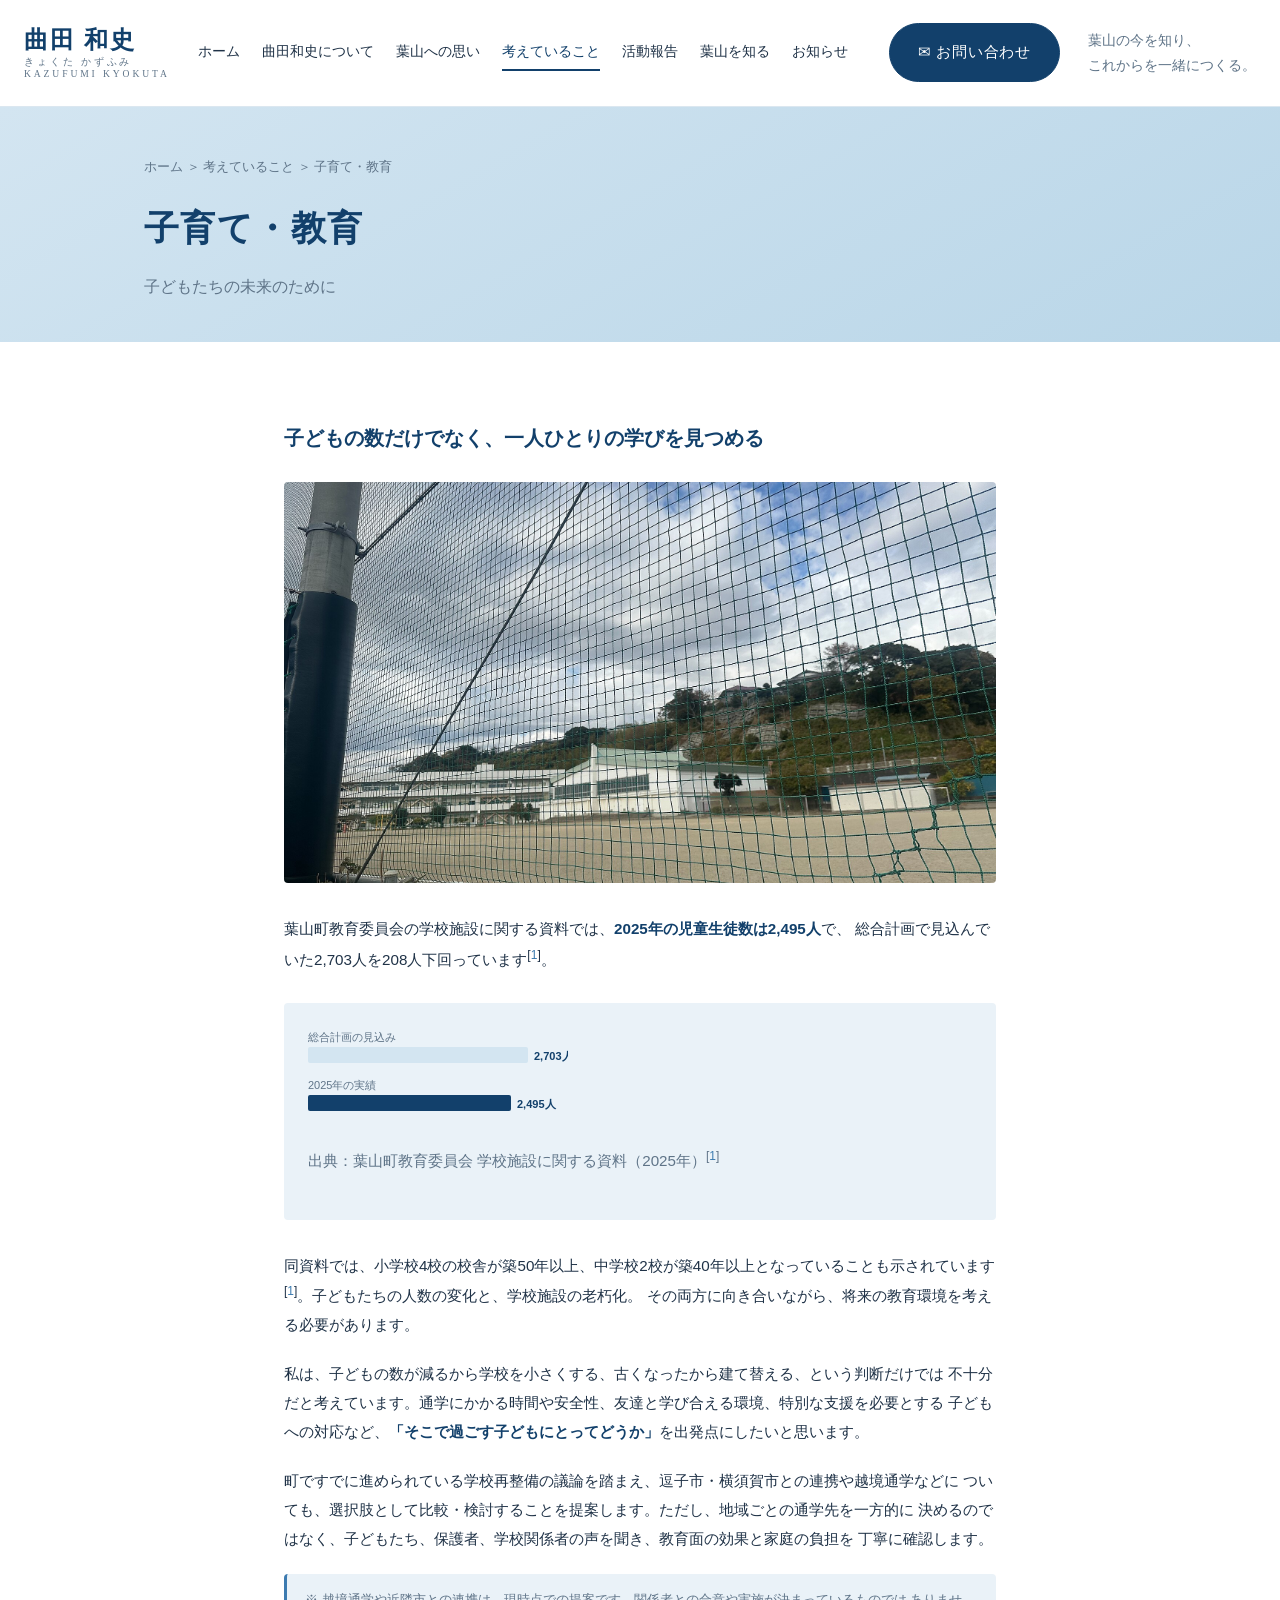
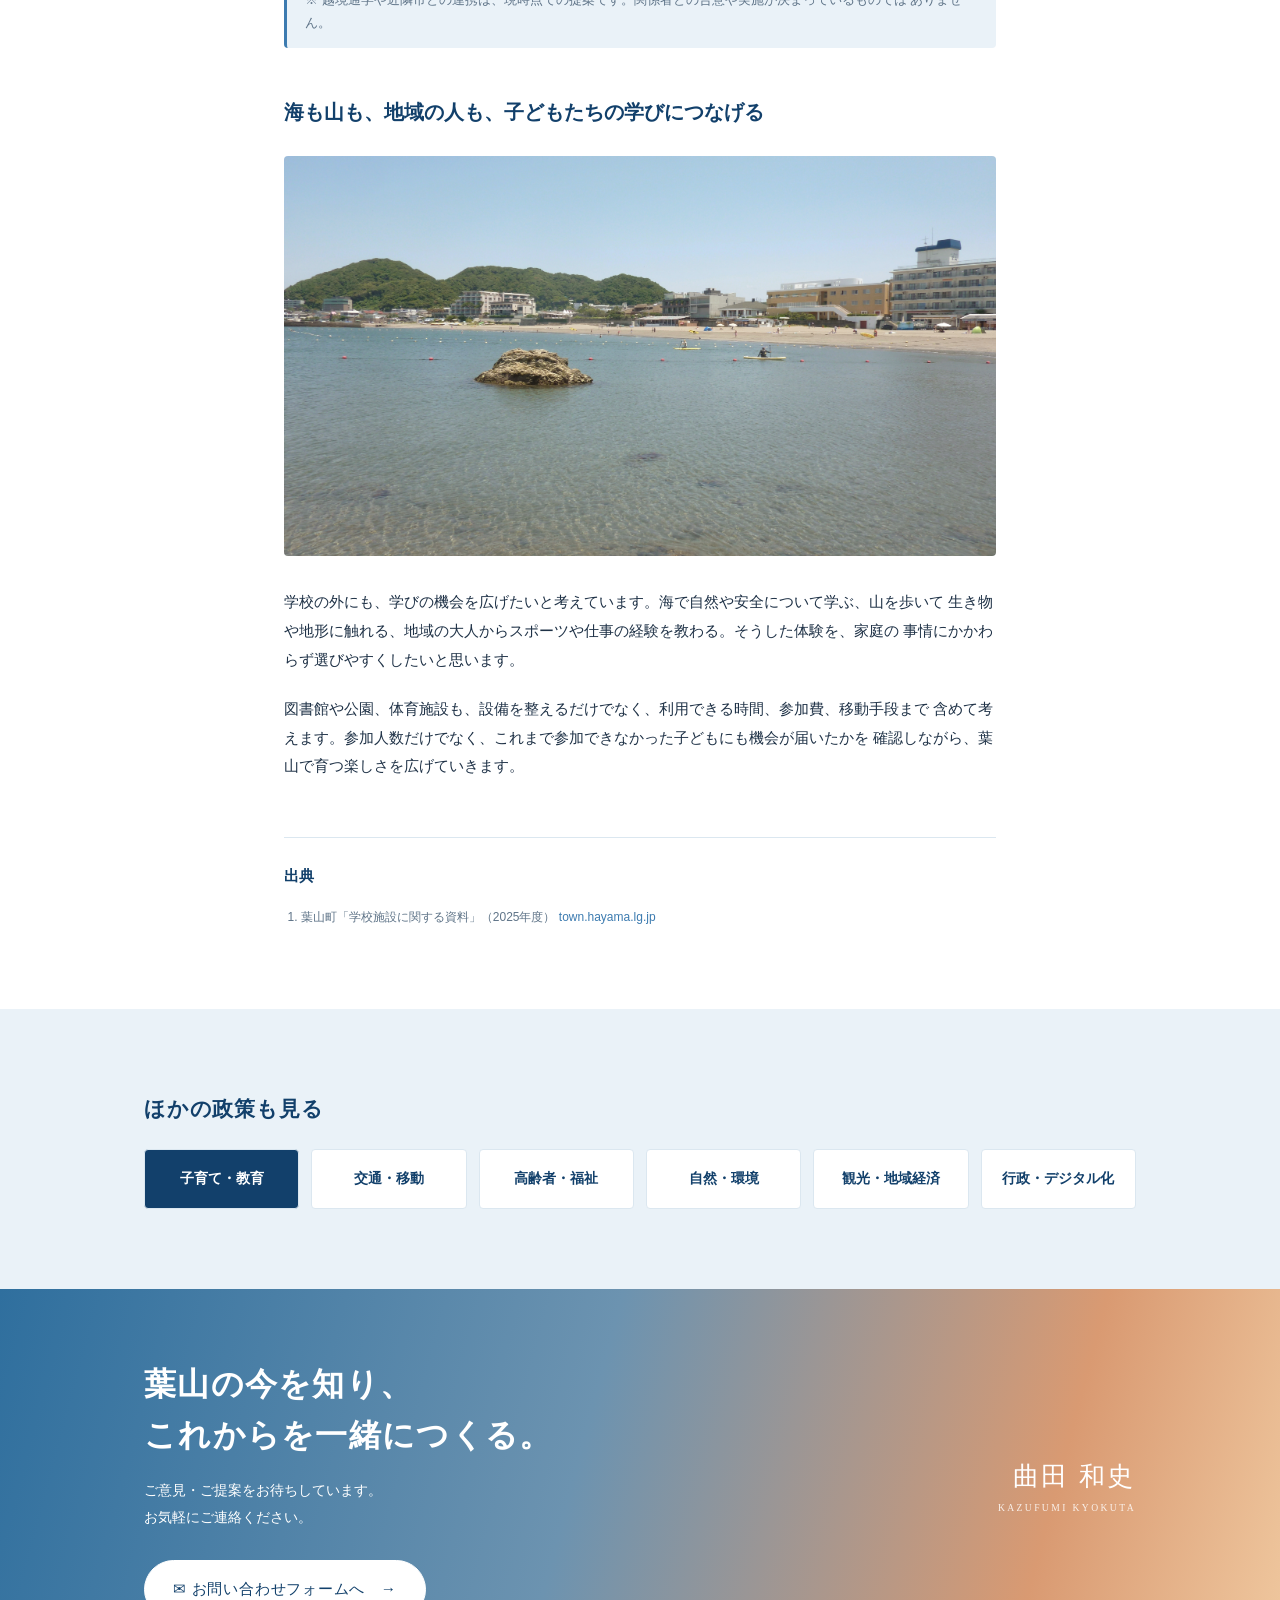
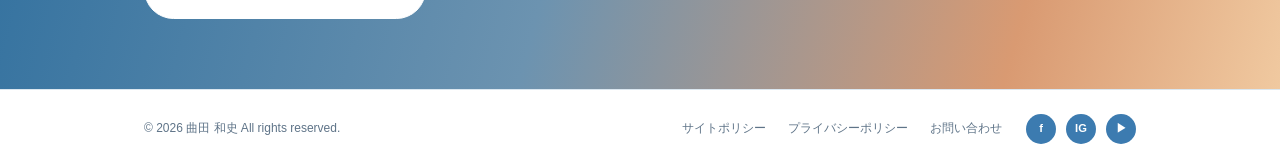
<file: kosodate.html>
<!DOCTYPE html>
<html lang="ja">
<head>
  <meta charset="UTF-8">
  <meta name="viewport" content="width=device-width, initial-scale=1.0">
  <title>子育て・教育 | 曲田 和史</title>
  <link rel="stylesheet" href="assets/css/common.css">
</head>
<body>

  <!-- ============ ヘッダー（トップページと同じもの） ============ -->
  <header class="header">
    <div class="header__inner">

      <a class="logo" href="index.html#home">
        <span class="logo__name">曲田 和史</span>
        <span class="logo__kana">きょくた かずふみ</span>
        <span class="logo__roman">KAZUFUMI KYOKUTA</span>
      </a>

      <button class="menu-btn" id="menuBtn" aria-label="メニューを開く">☰</button>

      <nav class="nav" id="nav">
        <ul class="nav__list">
          <li><a href="index.html#home">ホーム</a></li>
          <li><a href="index.html#profile">曲田和史について</a></li>
          <li><a href="index.html#omoi">葉山への思い</a></li>
          <li><a href="index.html#policy" class="is-current">考えていること</a></li>
          <li><a href="index.html#news">活動報告</a></li>
          <li><a href="index.html#hayama">葉山を知る</a></li>
          <li><a href="index.html#info">お知らせ</a></li>
        </ul>
      </nav>

      <a class="btn btn--fill header__contact" href="index.html#contact">✉ お問い合わせ</a>

      <p class="header__catch">葉山の今を知り、<br>これからを一緒につくる。</p>

    </div>
  </header>

  <!-- ============ ページ見出し ============ -->
  <section class="page-hero">
    <div class="container">
      <p class="breadcrumb">
        <a href="index.html#home">ホーム</a> ＞
        <a href="index.html#policy">考えていること</a> ＞
        子育て・教育
      </p>
      <h1 class="page-hero__title">子育て・教育</h1>
      <p class="page-hero__lead">子どもたちの未来のために</p>
    </div>
  </section>

  <!-- ============ 本文 ============ -->
  <section class="section detail">
    <div class="container detail__inner">

      <h3>子どもの数だけでなく、一人ひとりの学びを見つめる</h3>

      <div class="photo">
        <img src="assets/images/hayama-elementary-school-fence-view-licensed_1920x1440.jpeg"
             alt="フェンス越しに見える校舎と体育館、緑の山を背にした校庭"
             style="width: 100%; height: 100%; object-fit: cover;">
      </div>

      <p>
        葉山町教育委員会の学校施設に関する資料では、<strong>2025年の児童生徒数は2,495人</strong>で、
        総合計画で見込んでいた2,703人を208人下回っています<span class="cite">[<a href="#src1">1</a>]</span>。
      </p>

      <div class="chart">
        <svg viewBox="0 0 260 90" width="260" height="90" role="img" aria-label="児童生徒数の見込みと実績を比べた棒グラフ">
          <text x="0" y="14" font-size="11" fill="#5f7488">総合計画の見込み</text>
          <rect x="0" y="20" width="220" height="16" rx="2" fill="#d3e5f1"></rect>
          <text x="226" y="33" font-size="11" fill="#12406b" font-weight="700">2,703人</text>

          <text x="0" y="62" font-size="11" fill="#5f7488">2025年の実績</text>
          <rect x="0" y="68" width="203" height="16" rx="2" fill="#12406b"></rect>
          <text x="209" y="81" font-size="11" fill="#12406b" font-weight="700">2,495人</text>
        </svg>
        <p class="chart__caption">出典：葉山町教育委員会 学校施設に関する資料（2025年）<span class="cite">[<a href="#src1">1</a>]</span></p>
      </div>

      <p>
        同資料では、小学校4校の校舎が築50年以上、中学校2校が築40年以上となっていることも示されています
        <span class="cite">[<a href="#src1">1</a>]</span>。子どもたちの人数の変化と、学校施設の老朽化。
        その両方に向き合いながら、将来の教育環境を考える必要があります。
      </p>

      <p>
        私は、子どもの数が減るから学校を小さくする、古くなったから建て替える、という判断だけでは
        不十分だと考えています。通学にかかる時間や安全性、友達と学び合える環境、特別な支援を必要とする
        子どもへの対応など、<strong>「そこで過ごす子どもにとってどうか」</strong>を出発点にしたいと思います。
      </p>

      <p>
        町ですでに進められている学校再整備の議論を踏まえ、逗子市・横須賀市との連携や越境通学などに
        ついても、選択肢として比較・検討することを提案します。ただし、地域ごとの通学先を一方的に
        決めるのではなく、子どもたち、保護者、学校関係者の声を聞き、教育面の効果と家庭の負担を
        丁寧に確認します。
      </p>

      <div class="note">
        ※ 越境通学や近隣市との連携は、現時点での提案です。関係者との合意や実施が決まっているものでは
        ありません。
      </div>

      <h3>海も山も、地域の人も、子どもたちの学びにつなげる</h3>

      <div class="photo">
        <img src="assets/images/morito-beach-kayak-paddleboard-licensed_3648x2432.jpg"
             alt="穏やかな入り江でカヤックやパドルボードを楽しむ、森戸海岸のようす"
             style="width: 100%; height: 100%; object-fit: cover;">
      </div>

      <p>
        学校の外にも、学びの機会を広げたいと考えています。海で自然や安全について学ぶ、山を歩いて
        生き物や地形に触れる、地域の大人からスポーツや仕事の経験を教わる。そうした体験を、家庭の
        事情にかかわらず選びやすくしたいと思います。
      </p>

      <p>
        図書館や公園、体育施設も、設備を整えるだけでなく、利用できる時間、参加費、移動手段まで
        含めて考えます。参加人数だけでなく、これまで参加できなかった子どもにも機会が届いたかを
        確認しながら、葉山で育つ楽しさを広げていきます。
      </p>

      <!-- ============ 出典 ============ -->
      <div class="sources">
        <h2>出典</h2>
        <ol>
          <li id="src1">葉山町「学校施設に関する資料」（2025年度）
            <a href="https://www.town.hayama.lg.jp/material/files/group/4/R07siryou2.pdf" target="_blank" rel="noopener">town.hayama.lg.jp</a>
          </li>
        </ol>
      </div>

    </div>
  </section>

  <!-- ============ ほかの政策も見る ============ -->
  <section class="section policy-nav">
    <div class="container">
      <h2 class="heading" style="font-size: 1.3rem;">ほかの政策も見る</h2>
      <div class="policy-nav__grid">
        <a href="kosodate.html" class="is-current">子育て・教育</a>
        <a href="kotsu.html">交通・移動</a>
        <a href="korei.html">高齢者・福祉</a>
        <a href="shizen.html">自然・環境</a>
        <a href="kanko.html">観光・地域経済</a>
        <a href="gyosei.html">行政・デジタル化</a>
      </div>
    </div>
  </section>

  <!-- ============ お問い合わせへの呼びかけ ============ -->
  <section class="cta" id="contact">
    <div class="container cta__inner">

      <div>
        <h2 class="cta__title">
          葉山の今を知り、<br>
          これからを一緒につくる。
        </h2>
        <p class="cta__text">
          ご意見・ご提案をお待ちしています。<br>
          お気軽にご連絡ください。
        </p>
        <a class="btn btn--white" href="index.html#contact">✉ お問い合わせフォームへ　→</a>
      </div>

      <p class="cta__sign">
        <strong>曲田 和史</strong>
        <small>KAZUFUMI KYOKUTA</small>
      </p>

    </div>
  </section>

  <!-- ============ フッター ============ -->
  <footer class="footer">
    <div class="container footer__inner">

      <p style="margin: 0;">© 2026 曲田 和史 All rights reserved.</p>

      <ul class="footer__links">
        <li><a href="sitepolicy.html">サイトポリシー</a></li>
        <li><a href="privacypolicy.html">プライバシーポリシー</a></li>
        <li><a href="index.html#contact">お問い合わせ</a></li>
      </ul>

      <ul class="footer__sns">
        <li><a href="#" aria-label="Facebook">f</a></li>
        <li><a href="#" aria-label="Instagram">IG</a></li>
        <li><a href="#" aria-label="YouTube">▶</a></li>
      </ul>

    </div>
  </footer>

  <!-- 右下に固定される「上に戻る」ボタン -->
  <button class="to-top" id="toTopBtn" aria-label="ページの先頭へ戻る">↑</button>

  <script>
    // 1. スマホ用のメニューボタンと、開け閉めしたいナビを探しておく
    const menuBtn = document.getElementById("menuBtn");
    const nav = document.getElementById("nav");

    menuBtn.addEventListener("click", function () {
      nav.classList.toggle("is-open");
    });

    nav.querySelectorAll("a").forEach(function (link) {
      link.addEventListener("click", function () {
        nav.classList.remove("is-open");
      });
    });

    // 2. 右下の「上に戻る」ボタン
    const toTopBtn = document.getElementById("toTopBtn");

    window.addEventListener("scroll", function () {
      if (window.scrollY > 400) {
        toTopBtn.classList.add("is-visible");
      } else {
        toTopBtn.classList.remove("is-visible");
      }
    });

    toTopBtn.addEventListener("click", function () {
      window.scrollTo({ top: 0, behavior: "smooth" });
    });

    // 7. SNSのアイコンがクリックされたら、まだ準備中であることを知らせる
    //    forEach で3つのアイコンすべてに同じ処理をつける
    document.querySelectorAll(".footer__sns a").forEach(function (link) {
      link.addEventListener("click", function (event) {
        event.preventDefault();  // リンク先へ移動しようとするのを止める
        alert("SNSアカウントは現在準備中です。");
      });
    });
  </script>

</body>
</html>
</file>
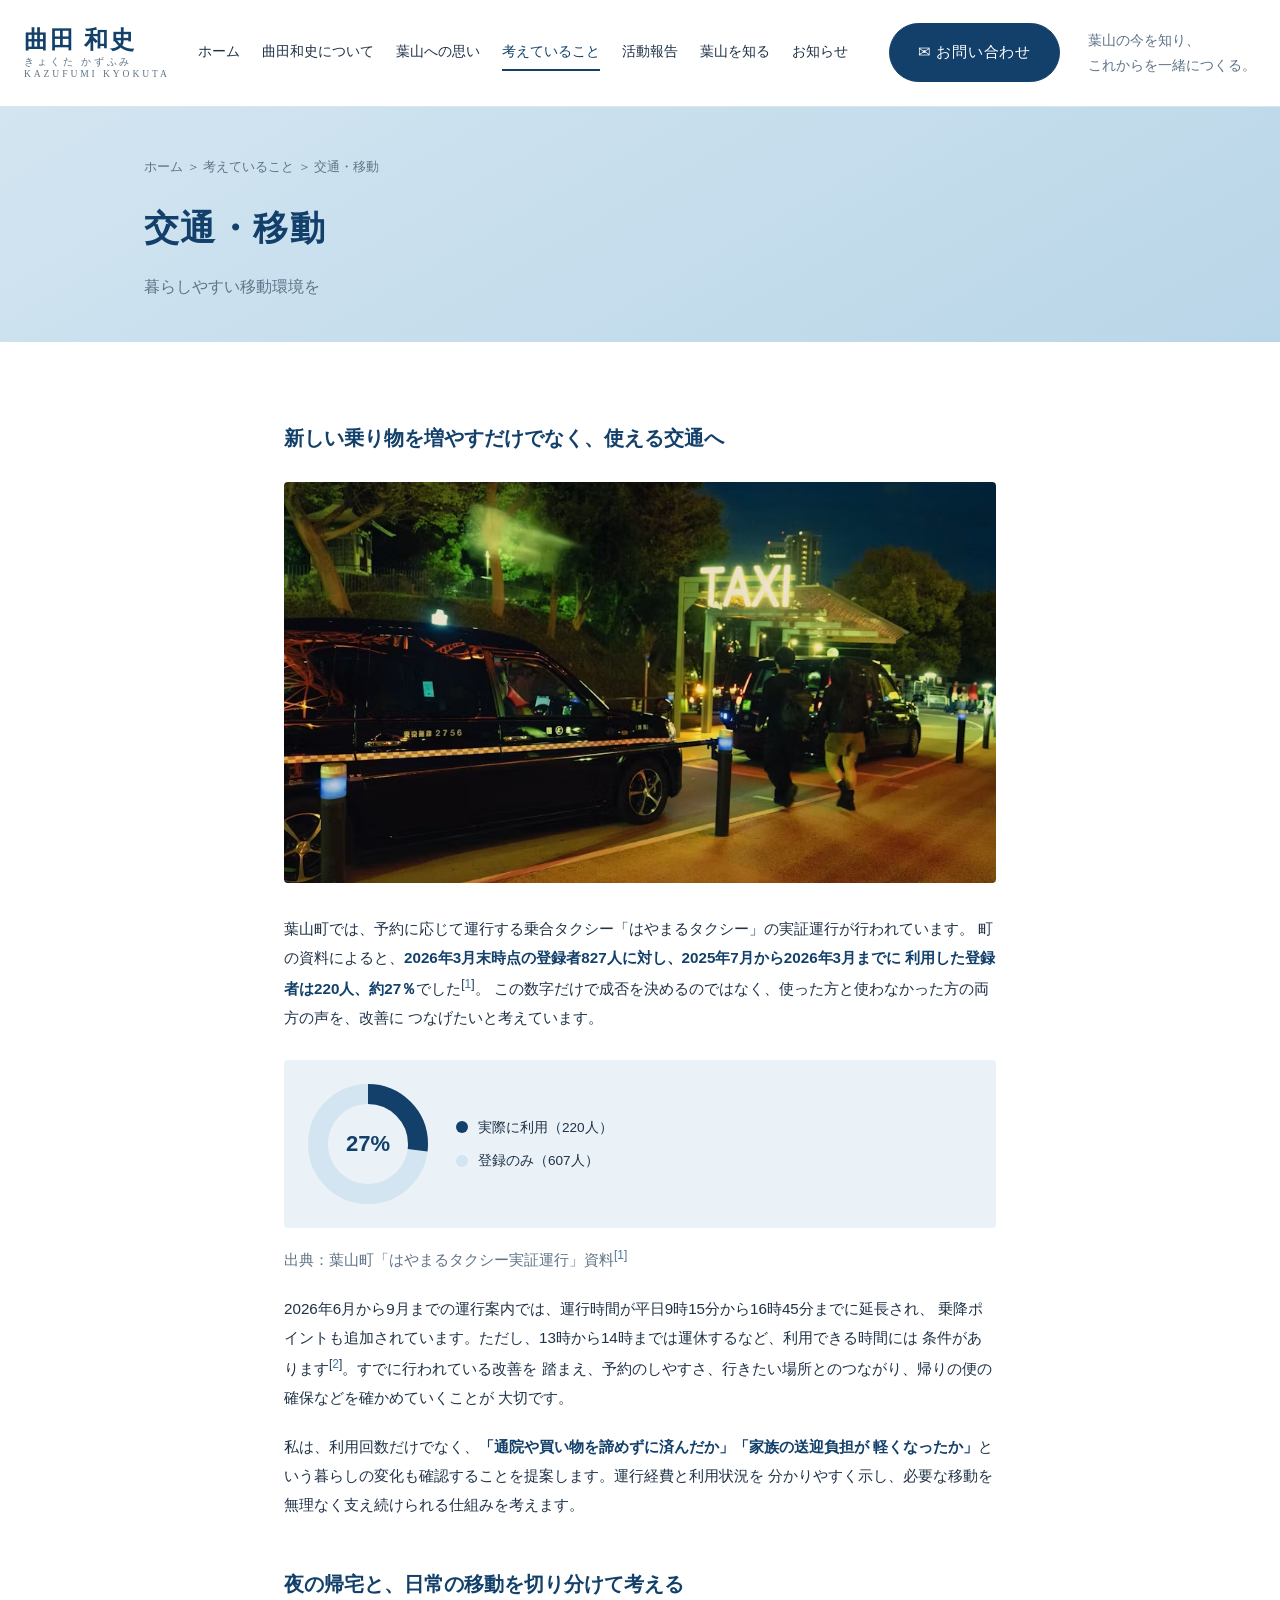
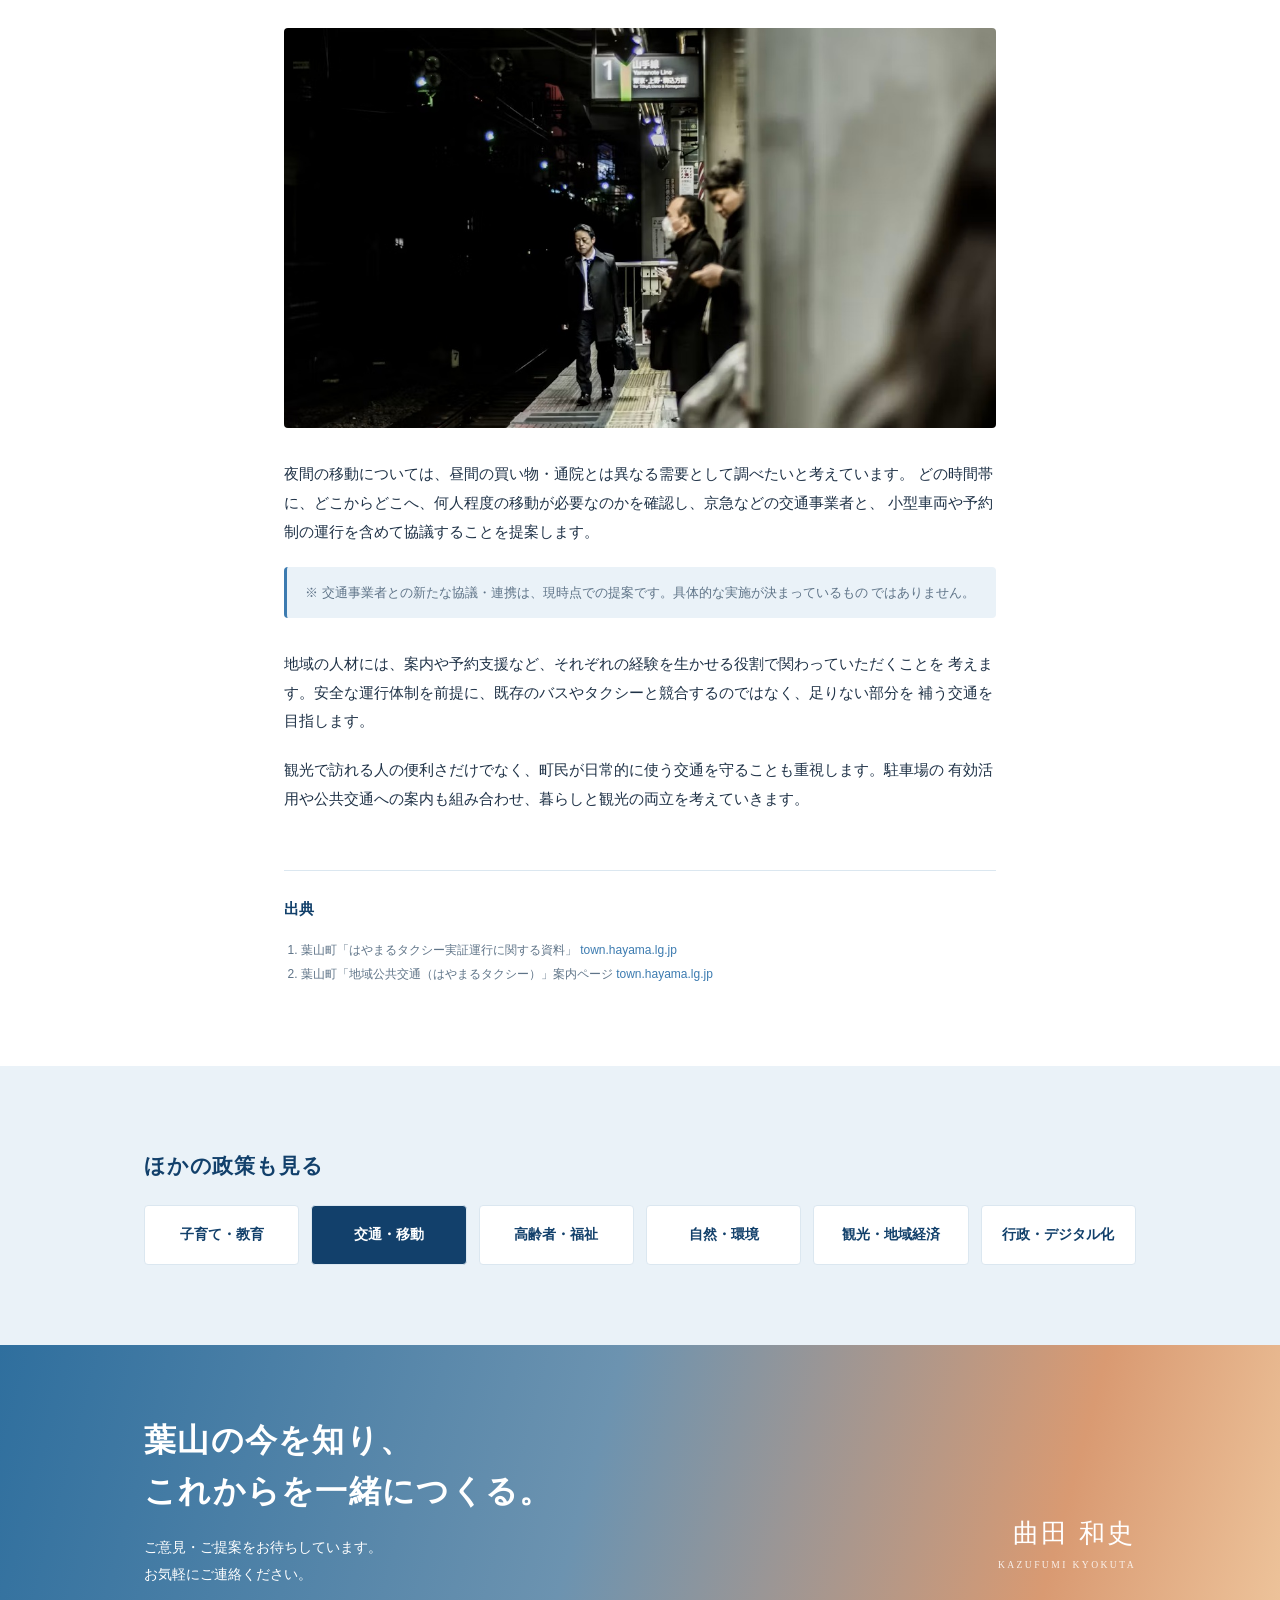
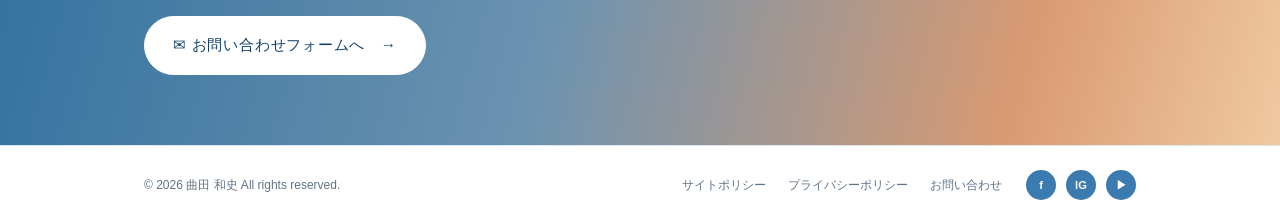
<file: kotsu.html>
<!DOCTYPE html>
<html lang="ja">
<head>
  <meta charset="UTF-8">
  <meta name="viewport" content="width=device-width, initial-scale=1.0">
  <title>交通・移動 | 曲田 和史</title>
  <link rel="stylesheet" href="assets/css/common.css">
</head>
<body>

  <!-- ============ ヘッダー（トップページと同じもの） ============ -->
  <header class="header">
    <div class="header__inner">

      <a class="logo" href="index.html#home">
        <span class="logo__name">曲田 和史</span>
        <span class="logo__kana">きょくた かずふみ</span>
        <span class="logo__roman">KAZUFUMI KYOKUTA</span>
      </a>

      <button class="menu-btn" id="menuBtn" aria-label="メニューを開く">☰</button>

      <nav class="nav" id="nav">
        <ul class="nav__list">
          <li><a href="index.html#home">ホーム</a></li>
          <li><a href="index.html#profile">曲田和史について</a></li>
          <li><a href="index.html#omoi">葉山への思い</a></li>
          <li><a href="index.html#policy" class="is-current">考えていること</a></li>
          <li><a href="index.html#news">活動報告</a></li>
          <li><a href="index.html#hayama">葉山を知る</a></li>
          <li><a href="index.html#info">お知らせ</a></li>
        </ul>
      </nav>

      <a class="btn btn--fill header__contact" href="index.html#contact">✉ お問い合わせ</a>

      <p class="header__catch">葉山の今を知り、<br>これからを一緒につくる。</p>

    </div>
  </header>

  <!-- ============ ページ見出し ============ -->
  <section class="page-hero">
    <div class="container">
      <p class="breadcrumb">
        <a href="index.html#home">ホーム</a> ＞
        <a href="index.html#policy">考えていること</a> ＞
        交通・移動
      </p>
      <h1 class="page-hero__title">交通・移動</h1>
      <p class="page-hero__lead">暮らしやすい移動環境を</p>
    </div>
  </section>

  <!-- ============ 本文 ============ -->
  <section class="section detail">
    <div class="container detail__inner">

      <h3>新しい乗り物を増やすだけでなく、使える交通へ</h3>

      <div class="photo">
        <img src="assets/images/night-taxi-stand-licensed_964x612.jpg"
             alt="夜のタクシー乗り場に停まるタクシーと利用客のようす"
             style="width: 100%; height: 100%; object-fit: cover;">
      </div>

      <p>
        葉山町では、予約に応じて運行する乗合タクシー「はやまるタクシー」の実証運行が行われています。
        町の資料によると、<strong>2026年3月末時点の登録者827人に対し、2025年7月から2026年3月までに
        利用した登録者は220人、約27％</strong>でした<span class="cite">[<a href="#src1">1</a>]</span>。
        この数字だけで成否を決めるのではなく、使った方と使わなかった方の両方の声を、改善に
        つなげたいと考えています。
      </p>

      <div class="chart">
        <svg viewBox="0 0 120 120" width="120" height="120" role="img" aria-label="登録者のうち利用した人の割合を示す円グラフ">
          <circle cx="60" cy="60" r="50" fill="none" stroke="#d3e5f1" stroke-width="20"></circle>
          <circle cx="60" cy="60" r="50" fill="none" stroke="#12406b" stroke-width="20"
                  stroke-dasharray="84.8 314.16" transform="rotate(-90 60 60)"></circle>
          <text x="60" y="67" font-size="22" font-weight="700" fill="#12406b" text-anchor="middle">27%</text>
        </svg>
        <ul class="chart__legend">
          <li><span class="dot" style="background:#12406b;"></span>実際に利用（220人）</li>
          <li><span class="dot" style="background:#d3e5f1;"></span>登録のみ（607人）</li>
        </ul>
      </div>
      <p class="chart__caption" style="margin-top:-16px;">出典：葉山町「はやまるタクシー実証運行」資料<span class="cite">[<a href="#src1">1</a>]</span></p>

      <p>
        2026年6月から9月までの運行案内では、運行時間が平日9時15分から16時45分までに延長され、
        乗降ポイントも追加されています。ただし、13時から14時までは運休するなど、利用できる時間には
        条件があります<span class="cite">[<a href="#src2">2</a>]</span>。すでに行われている改善を
        踏まえ、予約のしやすさ、行きたい場所とのつながり、帰りの便の確保などを確かめていくことが
        大切です。
      </p>

      <p>
        私は、利用回数だけでなく、<strong>「通院や買い物を諦めずに済んだか」「家族の送迎負担が
        軽くなったか」</strong>という暮らしの変化も確認することを提案します。運行経費と利用状況を
        分かりやすく示し、必要な移動を無理なく支え続けられる仕組みを考えます。
      </p>

      <h3>夜の帰宅と、日常の移動を切り分けて考える</h3>

      <div class="photo">
        <img src="assets/images/night-station-platform-commuters-licensed_1049x610.jpg"
             alt="夜の駅のホームで電車を待つ通勤客のようす"
             style="width: 100%; height: 100%; object-fit: cover;">
      </div>

      <p>
        夜間の移動については、昼間の買い物・通院とは異なる需要として調べたいと考えています。
        どの時間帯に、どこからどこへ、何人程度の移動が必要なのかを確認し、京急などの交通事業者と、
        小型車両や予約制の運行を含めて協議することを提案します。
      </p>

      <div class="note">
        ※ 交通事業者との新たな協議・連携は、現時点での提案です。具体的な実施が決まっているもの
        ではありません。
      </div>

      <p>
        地域の人材には、案内や予約支援など、それぞれの経験を生かせる役割で関わっていただくことを
        考えます。安全な運行体制を前提に、既存のバスやタクシーと競合するのではなく、足りない部分を
        補う交通を目指します。
      </p>

      <p>
        観光で訪れる人の便利さだけでなく、町民が日常的に使う交通を守ることも重視します。駐車場の
        有効活用や公共交通への案内も組み合わせ、暮らしと観光の両立を考えていきます。
      </p>

      <!-- ============ 出典 ============ -->
      <div class="sources">
        <h2>出典</h2>
        <ol>
          <li id="src1">葉山町「はやまるタクシー実証運行に関する資料」
            <a href="https://www.town.hayama.lg.jp/material/files/group/2/R80511shiryo1.pdf" target="_blank" rel="noopener">town.hayama.lg.jp</a>
          </li>
          <li id="src2">葉山町「地域公共交通（はやまるタクシー）」案内ページ
            <a href="https://www.town.hayama.lg.jp/soshiki/seisaku/tiikikoukyoukoutuu/HAYAMARU.html" target="_blank" rel="noopener">town.hayama.lg.jp</a>
          </li>
        </ol>
      </div>

    </div>
  </section>

  <!-- ============ ほかの政策も見る ============ -->
  <section class="section policy-nav">
    <div class="container">
      <h2 class="heading" style="font-size: 1.3rem;">ほかの政策も見る</h2>
      <div class="policy-nav__grid">
        <a href="kosodate.html">子育て・教育</a>
        <a href="kotsu.html" class="is-current">交通・移動</a>
        <a href="korei.html">高齢者・福祉</a>
        <a href="shizen.html">自然・環境</a>
        <a href="kanko.html">観光・地域経済</a>
        <a href="gyosei.html">行政・デジタル化</a>
      </div>
    </div>
  </section>

  <!-- ============ お問い合わせへの呼びかけ ============ -->
  <section class="cta" id="contact">
    <div class="container cta__inner">

      <div>
        <h2 class="cta__title">
          葉山の今を知り、<br>
          これからを一緒につくる。
        </h2>
        <p class="cta__text">
          ご意見・ご提案をお待ちしています。<br>
          お気軽にご連絡ください。
        </p>
        <a class="btn btn--white" href="index.html#contact">✉ お問い合わせフォームへ　→</a>
      </div>

      <p class="cta__sign">
        <strong>曲田 和史</strong>
        <small>KAZUFUMI KYOKUTA</small>
      </p>

    </div>
  </section>

  <!-- ============ フッター ============ -->
  <footer class="footer">
    <div class="container footer__inner">

      <p style="margin: 0;">© 2026 曲田 和史 All rights reserved.</p>

      <ul class="footer__links">
        <li><a href="sitepolicy.html">サイトポリシー</a></li>
        <li><a href="privacypolicy.html">プライバシーポリシー</a></li>
        <li><a href="index.html#contact">お問い合わせ</a></li>
      </ul>

      <ul class="footer__sns">
        <li><a href="#" aria-label="Facebook">f</a></li>
        <li><a href="#" aria-label="Instagram">IG</a></li>
        <li><a href="#" aria-label="YouTube">▶</a></li>
      </ul>

    </div>
  </footer>

  <!-- 右下に固定される「上に戻る」ボタン -->
  <button class="to-top" id="toTopBtn" aria-label="ページの先頭へ戻る">↑</button>

  <script>
    const menuBtn = document.getElementById("menuBtn");
    const nav = document.getElementById("nav");

    menuBtn.addEventListener("click", function () {
      nav.classList.toggle("is-open");
    });

    nav.querySelectorAll("a").forEach(function (link) {
      link.addEventListener("click", function () {
        nav.classList.remove("is-open");
      });
    });

    const toTopBtn = document.getElementById("toTopBtn");

    window.addEventListener("scroll", function () {
      if (window.scrollY > 400) {
        toTopBtn.classList.add("is-visible");
      } else {
        toTopBtn.classList.remove("is-visible");
      }
    });

    toTopBtn.addEventListener("click", function () {
      window.scrollTo({ top: 0, behavior: "smooth" });
    });

    // 7. SNSのアイコンがクリックされたら、まだ準備中であることを知らせる
    //    forEach で3つのアイコンすべてに同じ処理をつける
    document.querySelectorAll(".footer__sns a").forEach(function (link) {
      link.addEventListener("click", function (event) {
        event.preventDefault();  // リンク先へ移動しようとするのを止める
        alert("SNSアカウントは現在準備中です。");
      });
    });
  </script>

</body>
</html>
</file>
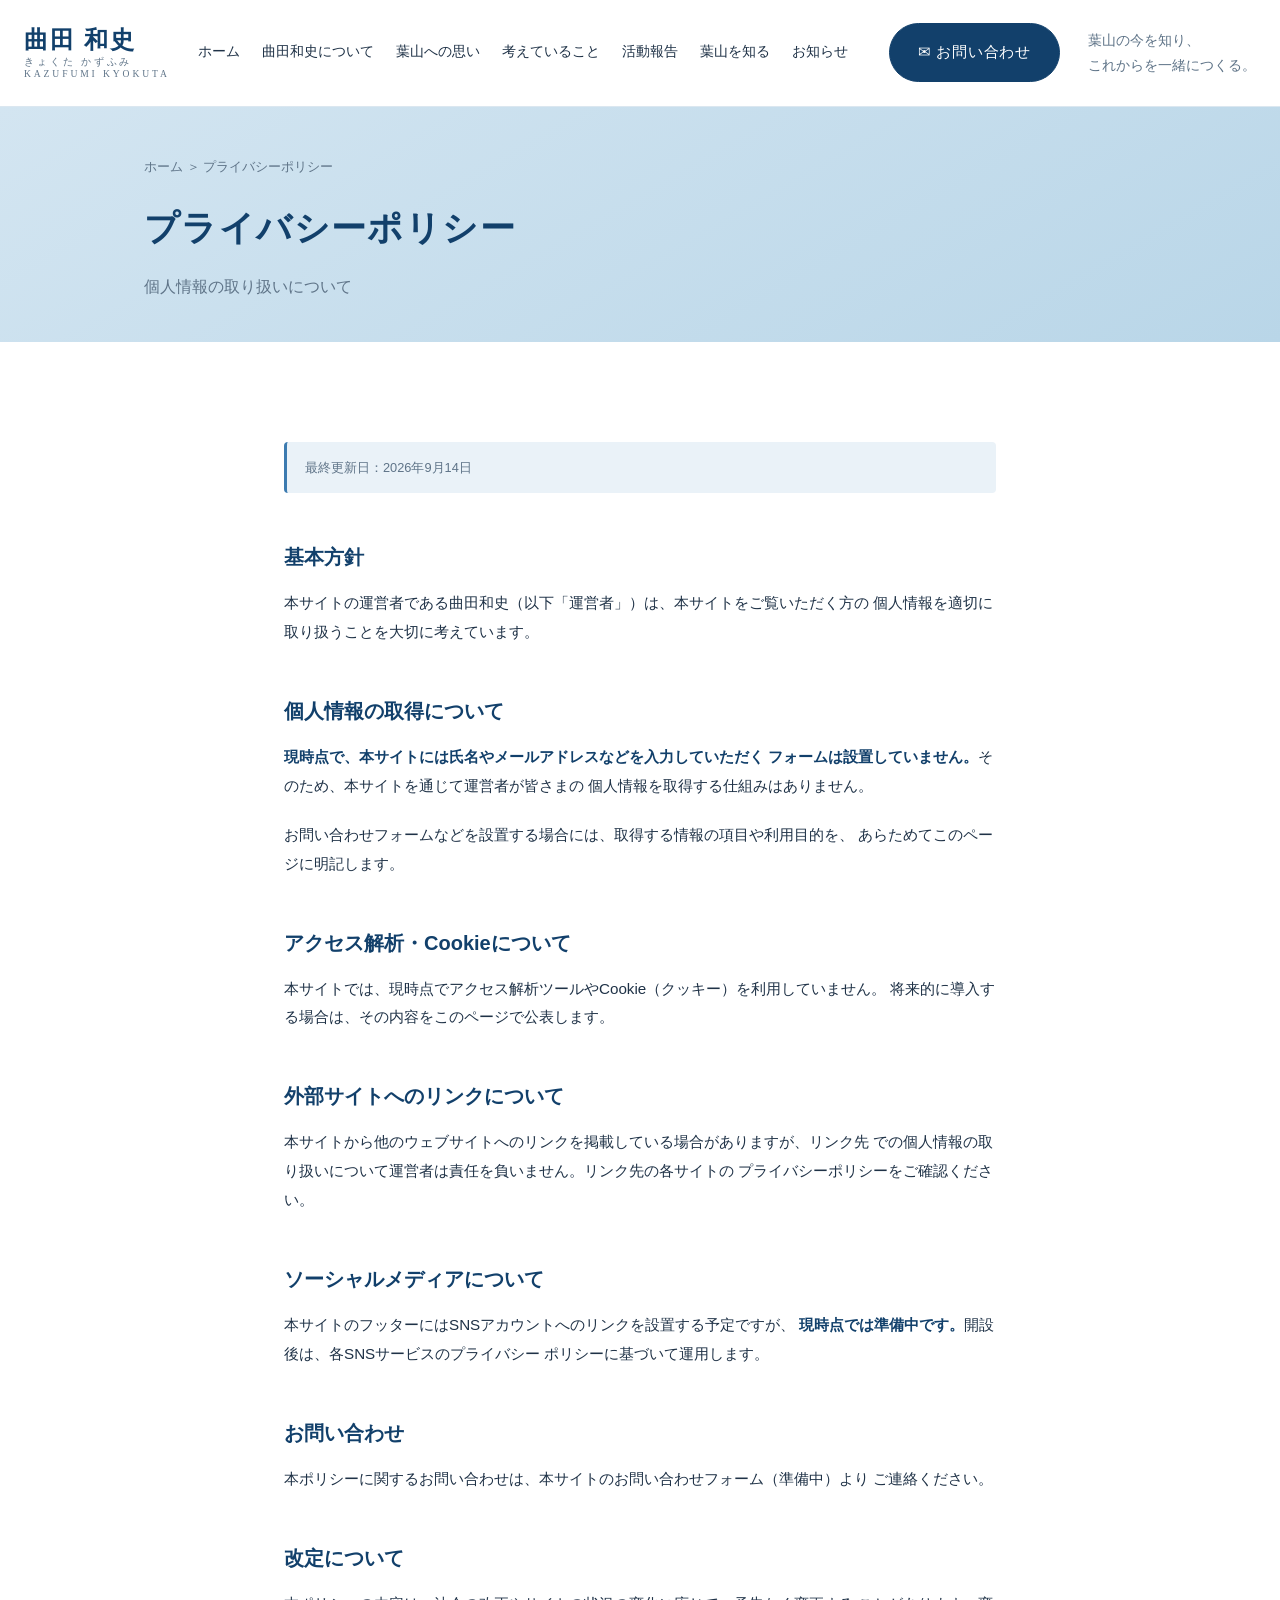
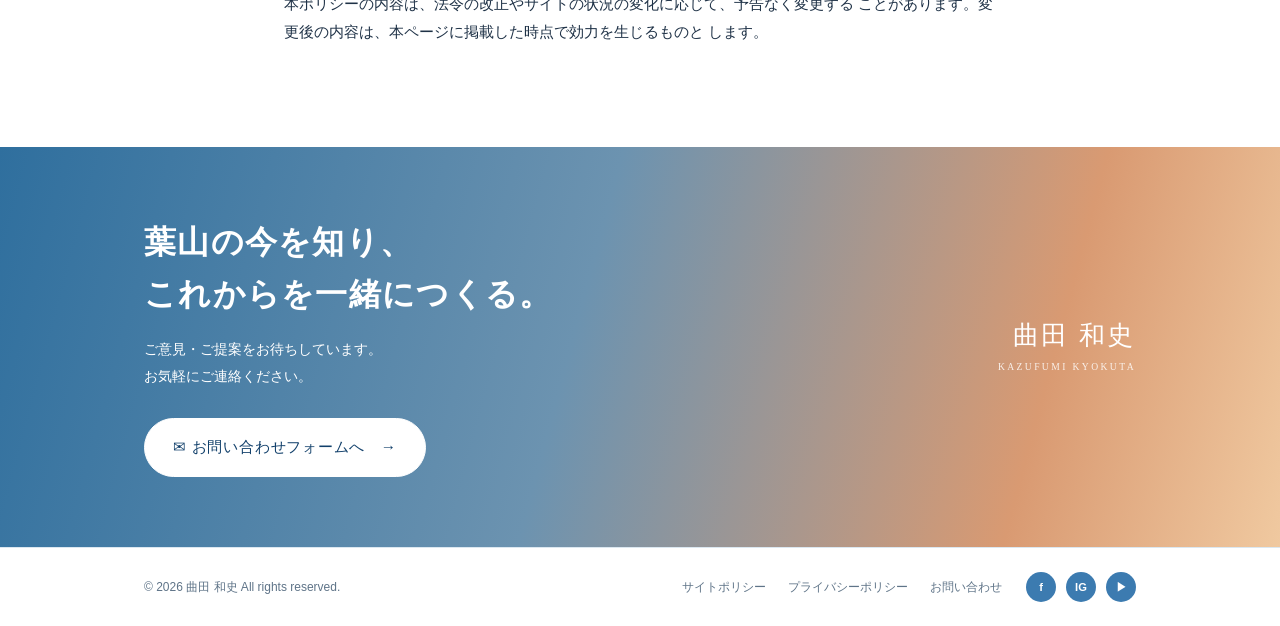
<file: privacypolicy.html>
<!DOCTYPE html>
<html lang="ja">
<head>
  <meta charset="UTF-8">
  <meta name="viewport" content="width=device-width, initial-scale=1.0">
  <title>プライバシーポリシー | 曲田 和史</title>
  <link rel="stylesheet" href="assets/css/common.css">
</head>
<body>

  <!-- ============ ヘッダー（トップページと同じもの） ============ -->
  <header class="header">
    <div class="header__inner">

      <a class="logo" href="index.html#home">
        <span class="logo__name">曲田 和史</span>
        <span class="logo__kana">きょくた かずふみ</span>
        <span class="logo__roman">KAZUFUMI KYOKUTA</span>
      </a>

      <button class="menu-btn" id="menuBtn" aria-label="メニューを開く">☰</button>

      <nav class="nav" id="nav">
        <ul class="nav__list">
          <li><a href="index.html#home">ホーム</a></li>
          <li><a href="index.html#profile">曲田和史について</a></li>
          <li><a href="index.html#omoi">葉山への思い</a></li>
          <li><a href="index.html#policy">考えていること</a></li>
          <li><a href="index.html#news">活動報告</a></li>
          <li><a href="index.html#hayama">葉山を知る</a></li>
          <li><a href="index.html#info">お知らせ</a></li>
        </ul>
      </nav>

      <a class="btn btn--fill header__contact" href="index.html#contact">✉ お問い合わせ</a>

      <p class="header__catch">葉山の今を知り、<br>これからを一緒につくる。</p>

    </div>
  </header>

  <!-- ============ ページ見出し ============ -->
  <section class="page-hero">
    <div class="container">
      <p class="breadcrumb">
        <a href="index.html#home">ホーム</a> ＞
        プライバシーポリシー
      </p>
      <h1 class="page-hero__title">プライバシーポリシー</h1>
      <p class="page-hero__lead">個人情報の取り扱いについて</p>
    </div>
  </section>

  <!-- ============ 本文 ============ -->
  <section class="section detail">
    <div class="container detail__inner">

      <div class="note">
        最終更新日：2026年9月14日
      </div>

      <h3>基本方針</h3>

      <p>
        本サイトの運営者である曲田和史（以下「運営者」）は、本サイトをご覧いただく方の
        個人情報を適切に取り扱うことを大切に考えています。
      </p>

      <h3>個人情報の取得について</h3>

      <p>
        <strong>現時点で、本サイトには氏名やメールアドレスなどを入力していただく
        フォームは設置していません。</strong>そのため、本サイトを通じて運営者が皆さまの
        個人情報を取得する仕組みはありません。
      </p>

      <p>
        お問い合わせフォームなどを設置する場合には、取得する情報の項目や利用目的を、
        あらためてこのページに明記します。
      </p>

      <h3>アクセス解析・Cookieについて</h3>

      <p>
        本サイトでは、現時点でアクセス解析ツールやCookie（クッキー）を利用していません。
        将来的に導入する場合は、その内容をこのページで公表します。
      </p>

      <h3>外部サイトへのリンクについて</h3>

      <p>
        本サイトから他のウェブサイトへのリンクを掲載している場合がありますが、リンク先
        での個人情報の取り扱いについて運営者は責任を負いません。リンク先の各サイトの
        プライバシーポリシーをご確認ください。
      </p>

      <h3>ソーシャルメディアについて</h3>

      <p>
        本サイトのフッターにはSNSアカウントへのリンクを設置する予定ですが、
        <strong>現時点では準備中です。</strong>開設後は、各SNSサービスのプライバシー
        ポリシーに基づいて運用します。
      </p>

      <h3>お問い合わせ</h3>

      <p>
        本ポリシーに関するお問い合わせは、本サイトのお問い合わせフォーム（準備中）より
        ご連絡ください。
      </p>

      <h3>改定について</h3>

      <p>
        本ポリシーの内容は、法令の改正やサイトの状況の変化に応じて、予告なく変更する
        ことがあります。変更後の内容は、本ページに掲載した時点で効力を生じるものと
        します。
      </p>

    </div>
  </section>

  <!-- ============ お問い合わせへの呼びかけ ============ -->
  <section class="cta" id="contact">
    <div class="container cta__inner">

      <div>
        <h2 class="cta__title">
          葉山の今を知り、<br>
          これからを一緒につくる。
        </h2>
        <p class="cta__text">
          ご意見・ご提案をお待ちしています。<br>
          お気軽にご連絡ください。
        </p>
        <a class="btn btn--white" href="index.html#contact">✉ お問い合わせフォームへ　→</a>
      </div>

      <p class="cta__sign">
        <strong>曲田 和史</strong>
        <small>KAZUFUMI KYOKUTA</small>
      </p>

    </div>
  </section>

  <!-- ============ フッター ============ -->
  <footer class="footer">
    <div class="container footer__inner">

      <p style="margin: 0;">© 2026 曲田 和史 All rights reserved.</p>

      <ul class="footer__links">
        <li><a href="sitepolicy.html">サイトポリシー</a></li>
        <li><a href="privacypolicy.html">プライバシーポリシー</a></li>
        <li><a href="index.html#contact">お問い合わせ</a></li>
      </ul>

      <ul class="footer__sns">
        <li><a href="#" aria-label="Facebook">f</a></li>
        <li><a href="#" aria-label="Instagram">IG</a></li>
        <li><a href="#" aria-label="YouTube">▶</a></li>
      </ul>

    </div>
  </footer>

  <!-- 右下に固定される「上に戻る」ボタン -->
  <button class="to-top" id="toTopBtn" aria-label="ページの先頭へ戻る">↑</button>

  <script>
    const menuBtn = document.getElementById("menuBtn");
    const nav = document.getElementById("nav");

    menuBtn.addEventListener("click", function () {
      nav.classList.toggle("is-open");
    });

    nav.querySelectorAll("a").forEach(function (link) {
      link.addEventListener("click", function () {
        nav.classList.remove("is-open");
      });
    });

    const toTopBtn = document.getElementById("toTopBtn");

    window.addEventListener("scroll", function () {
      if (window.scrollY > 400) {
        toTopBtn.classList.add("is-visible");
      } else {
        toTopBtn.classList.remove("is-visible");
      }
    });

    toTopBtn.addEventListener("click", function () {
      window.scrollTo({ top: 0, behavior: "smooth" });
    });

    // 7. SNSのアイコンがクリックされたら、まだ準備中であることを知らせる
    //    forEach で3つのアイコンすべてに同じ処理をつける
    document.querySelectorAll(".footer__sns a").forEach(function (link) {
      link.addEventListener("click", function (event) {
        event.preventDefault();  // リンク先へ移動しようとするのを止める
        alert("SNSアカウントは現在準備中です。");
      });
    });
  </script>

</body>
</html>
</file>
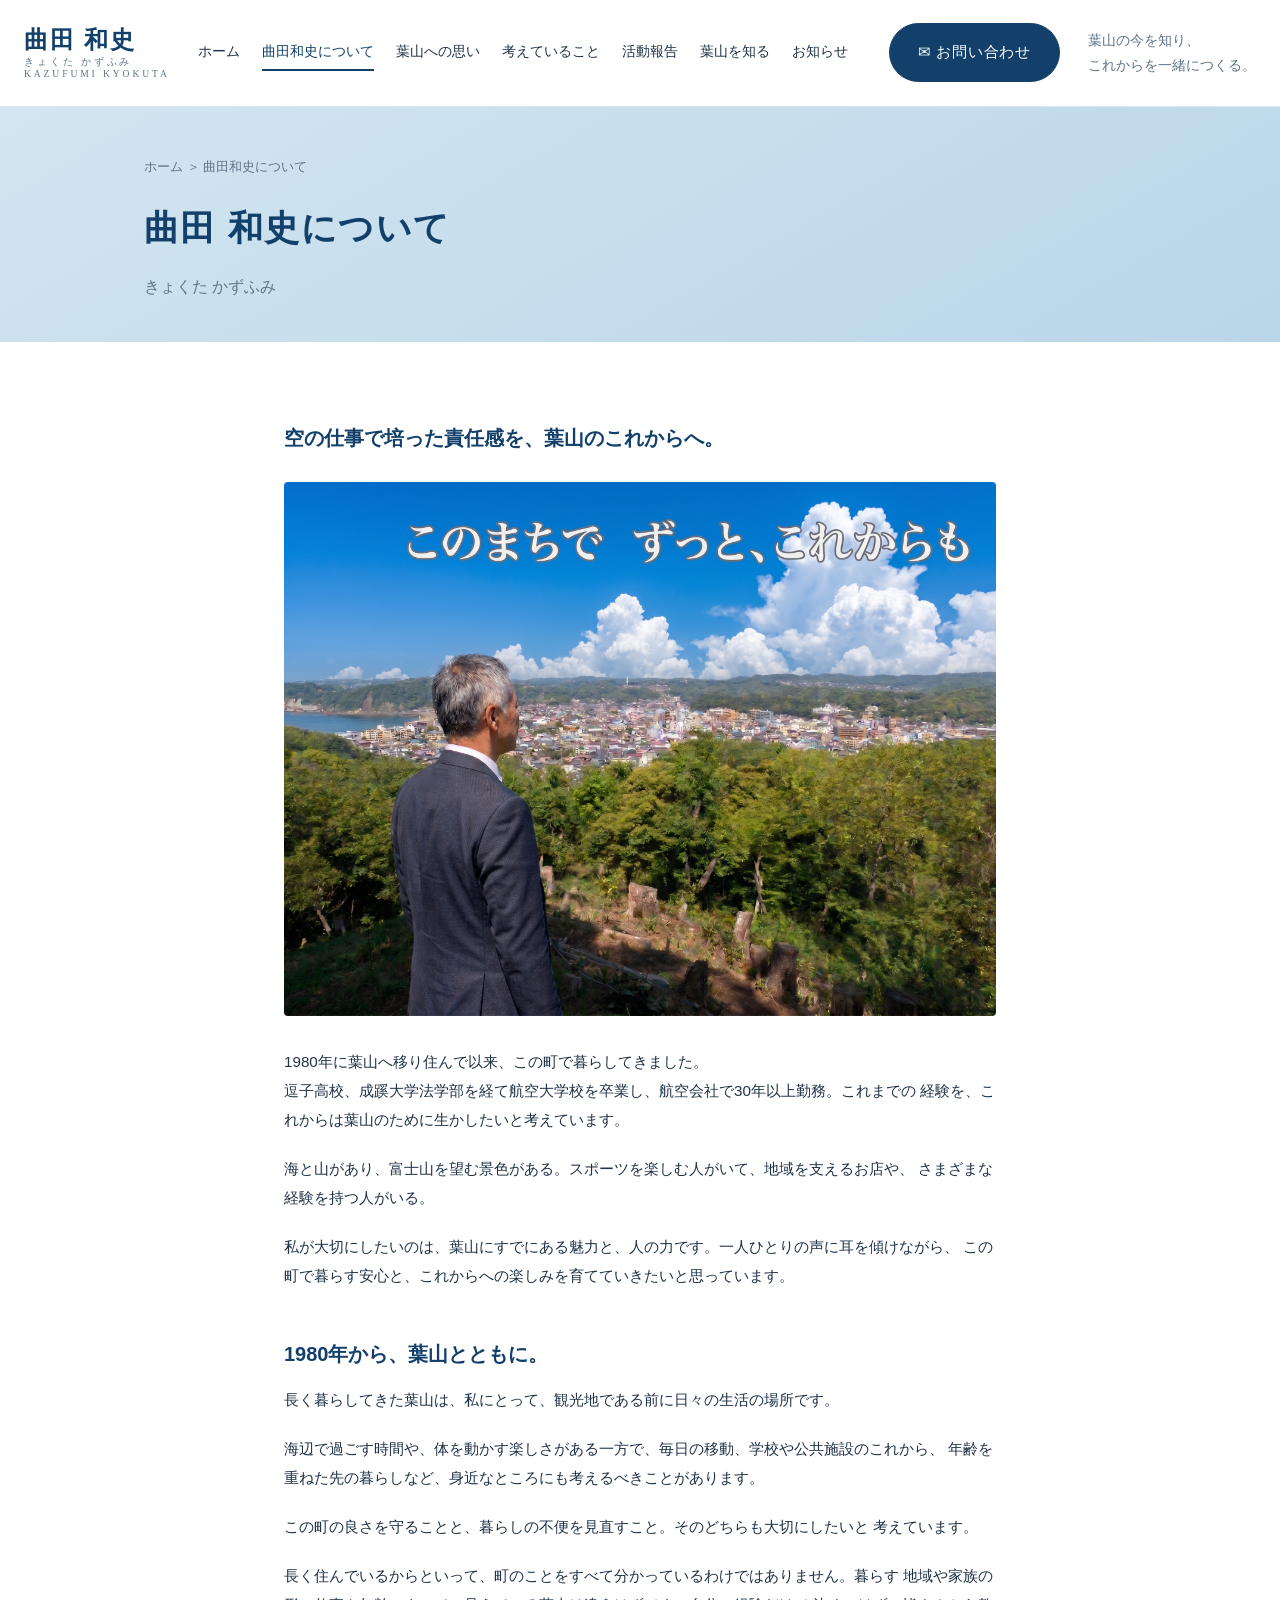
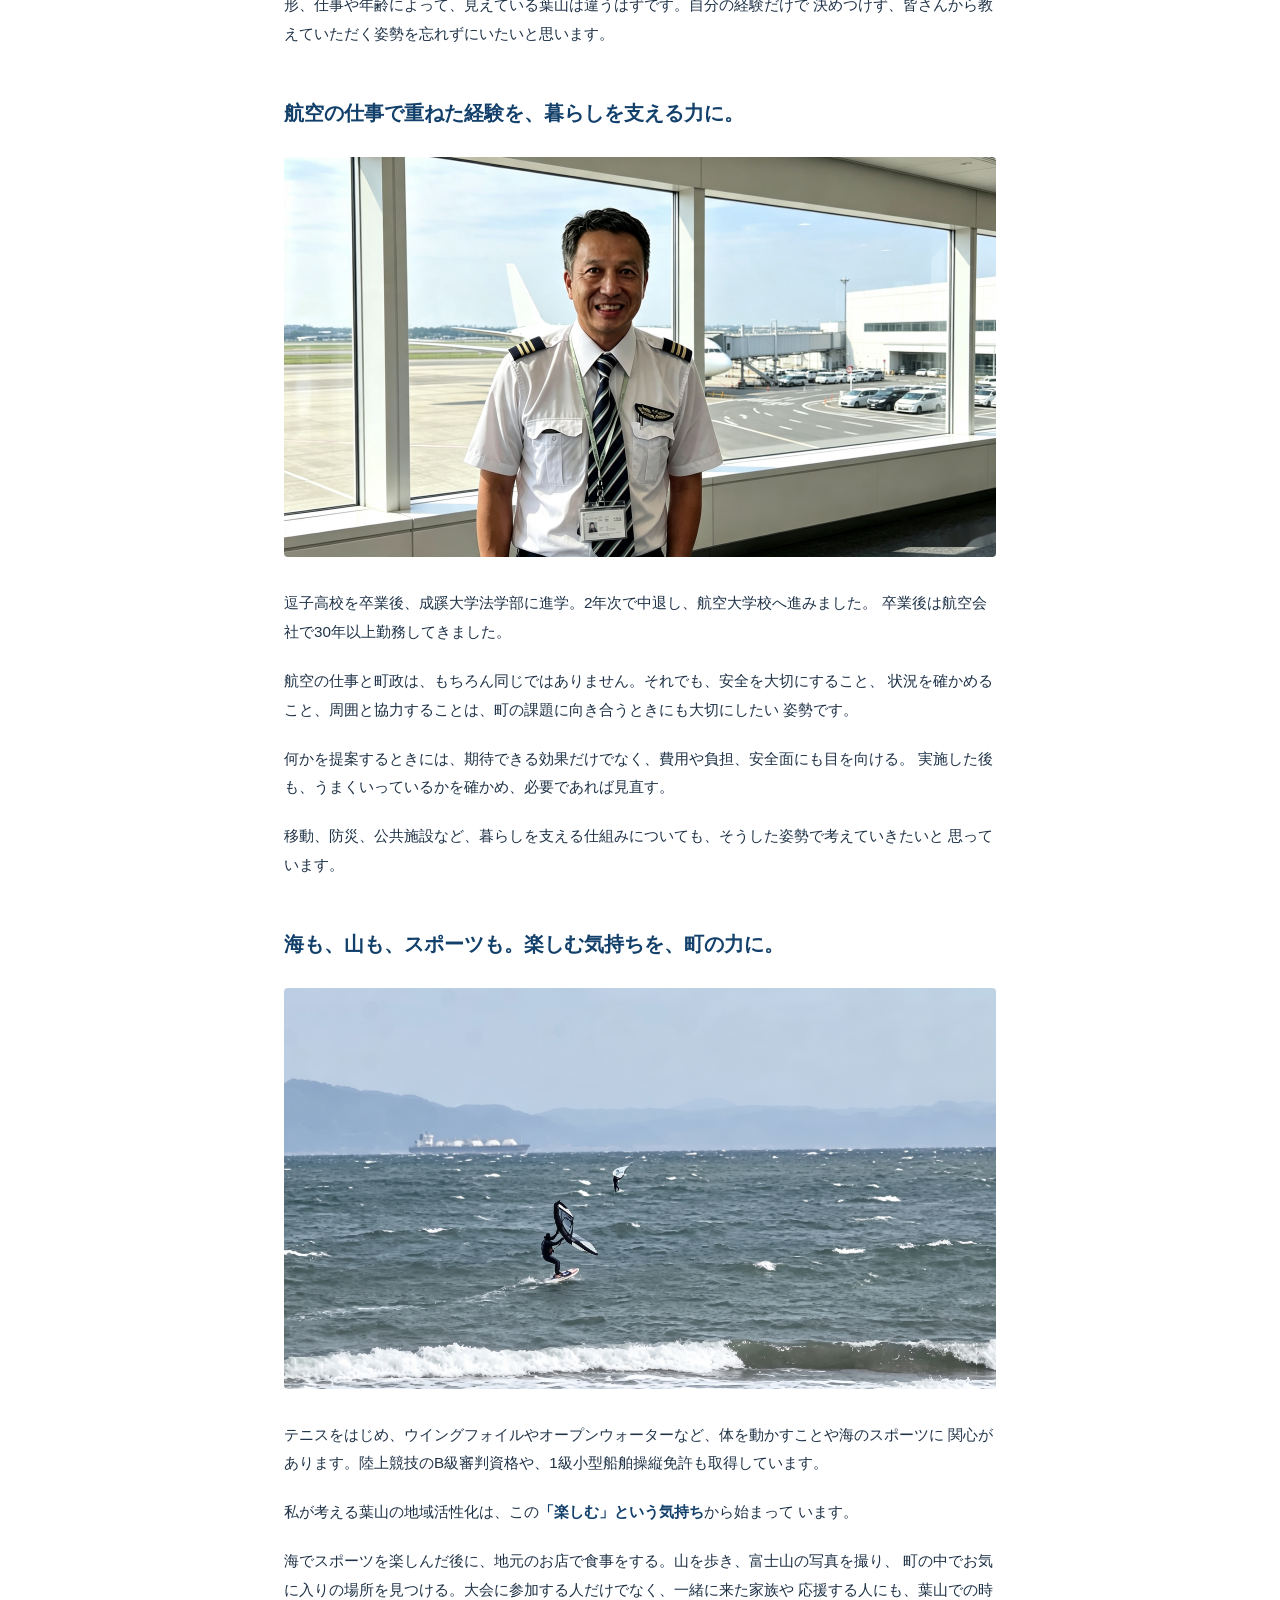
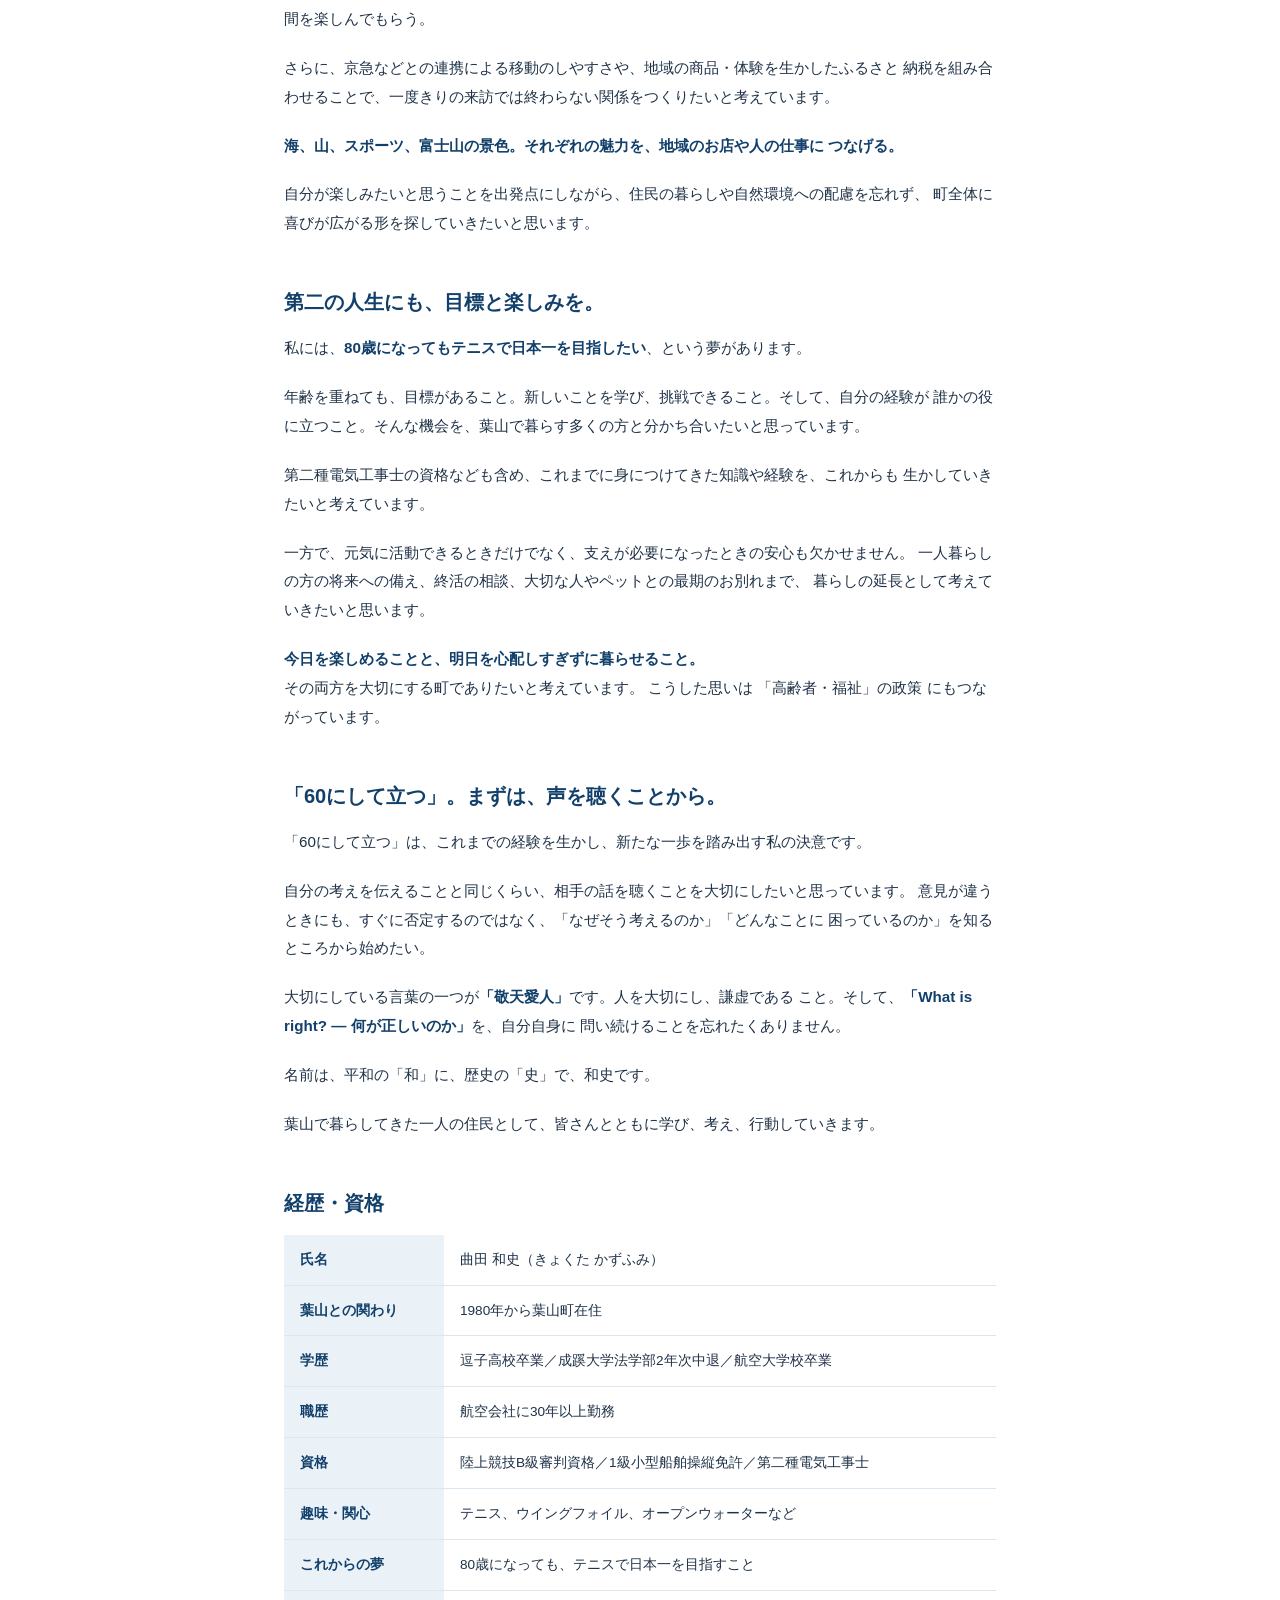
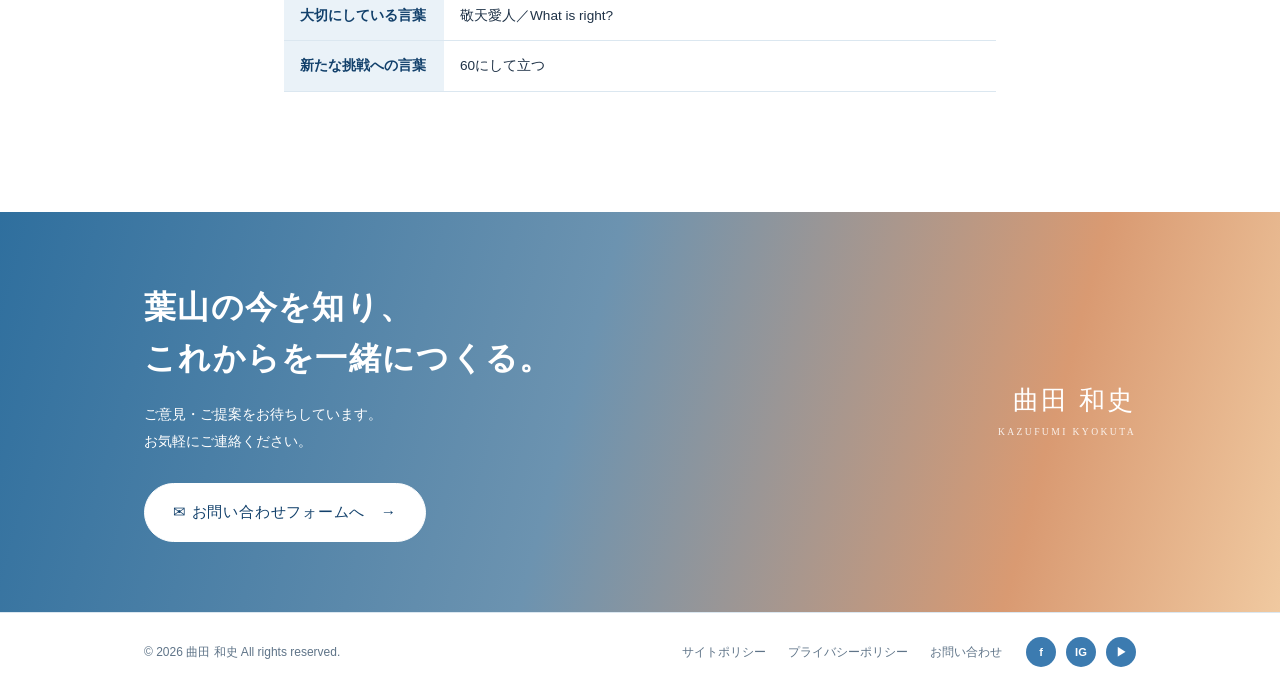
<file: profile.html>
<!DOCTYPE html>
<html lang="ja">
<head>
  <meta charset="UTF-8">
  <meta name="viewport" content="width=device-width, initial-scale=1.0">
  <title>曲田 和史について | 曲田 和史</title>
  <link rel="stylesheet" href="assets/css/common.css">
</head>
<body>

  <!-- ============ ヘッダー（トップページと同じもの） ============ -->
  <header class="header">
    <div class="header__inner">

      <a class="logo" href="index.html#home">
        <span class="logo__name">曲田 和史</span>
        <span class="logo__kana">きょくた かずふみ</span>
        <span class="logo__roman">KAZUFUMI KYOKUTA</span>
      </a>

      <button class="menu-btn" id="menuBtn" aria-label="メニューを開く">☰</button>

      <nav class="nav" id="nav">
        <ul class="nav__list">
          <li><a href="index.html#home">ホーム</a></li>
          <li><a href="index.html#profile" class="is-current">曲田和史について</a></li>
          <li><a href="index.html#omoi">葉山への思い</a></li>
          <li><a href="index.html#policy">考えていること</a></li>
          <li><a href="index.html#news">活動報告</a></li>
          <li><a href="index.html#hayama">葉山を知る</a></li>
          <li><a href="index.html#info">お知らせ</a></li>
        </ul>
      </nav>

      <a class="btn btn--fill header__contact" href="index.html#contact">✉ お問い合わせ</a>

      <p class="header__catch">葉山の今を知り、<br>これからを一緒につくる。</p>

    </div>
  </header>

  <!-- ============ ページ見出し ============ -->
  <section class="page-hero">
    <div class="container">
      <p class="breadcrumb">
        <a href="index.html#home">ホーム</a> ＞
        曲田和史について
      </p>
      <h1 class="page-hero__title">曲田 和史について</h1>
      <p class="page-hero__lead">きょくた かずふみ</p>
    </div>
  </section>

  <!-- ============ 本文 ============ -->
  <section class="section detail">
    <div class="container detail__inner">

      <h3>空の仕事で培った責任感を、葉山のこれからへ。</h3>

      <div class="photo" style="aspect-ratio: 4 / 3;">
        <img src="assets/images/kyokuta-hillside-town-view-licensed_2390x1792.jpg"
             alt="緑の高台から葉山の街並みを見つめる曲田和史。「このまちで ずっと、これからも」の文字入り"
             style="width: 100%; height: 100%; object-fit: cover;">
      </div>

      <p>
        1980年に葉山へ移り住んで以来、この町で暮らしてきました。<br>
        逗子高校、成蹊大学法学部を経て航空大学校を卒業し、航空会社で30年以上勤務。これまでの
        経験を、これからは葉山のために生かしたいと考えています。
      </p>

      <p>
        海と山があり、富士山を望む景色がある。スポーツを楽しむ人がいて、地域を支えるお店や、
        さまざまな経験を持つ人がいる。
      </p>

      <p>
        私が大切にしたいのは、葉山にすでにある魅力と、人の力です。一人ひとりの声に耳を傾けながら、
        この町で暮らす安心と、これからへの楽しみを育てていきたいと思っています。
      </p>

      <h3>1980年から、葉山とともに。</h3>

      <p>
        長く暮らしてきた葉山は、私にとって、観光地である前に日々の生活の場所です。
      </p>

      <p>
        海辺で過ごす時間や、体を動かす楽しさがある一方で、毎日の移動、学校や公共施設のこれから、
        年齢を重ねた先の暮らしなど、身近なところにも考えるべきことがあります。
      </p>

      <p>
        この町の良さを守ることと、暮らしの不便を見直すこと。そのどちらも大切にしたいと
        考えています。
      </p>

      <p>
        長く住んでいるからといって、町のことをすべて分かっているわけではありません。暮らす
        地域や家族の形、仕事や年齢によって、見えている葉山は違うはずです。自分の経験だけで
        決めつけず、皆さんから教えていただく姿勢を忘れずにいたいと思います。
      </p>

      <h3>航空の仕事で重ねた経験を、暮らしを支える力に。</h3>

      <div class="photo">
        <img src="assets/images/profile-airline-career_2848x1600.png"
             alt="空港のターミナルで、駐機中の航空機を背に立つパイロット姿の曲田和史"
             style="width: 100%; height: 100%; object-fit: cover;">
      </div>

      <p>
        逗子高校を卒業後、成蹊大学法学部に進学。2年次で中退し、航空大学校へ進みました。
        卒業後は航空会社で30年以上勤務してきました。
      </p>

      <p>
        航空の仕事と町政は、もちろん同じではありません。それでも、安全を大切にすること、
        状況を確かめること、周囲と協力することは、町の課題に向き合うときにも大切にしたい
        姿勢です。
      </p>

      <p>
        何かを提案するときには、期待できる効果だけでなく、費用や負担、安全面にも目を向ける。
        実施した後も、うまくいっているかを確かめ、必要であれば見直す。
      </p>

      <p>
        移動、防災、公共施設など、暮らしを支える仕組みについても、そうした姿勢で考えていきたいと
        思っています。
      </p>

      <h3>海も、山も、スポーツも。楽しむ気持ちを、町の力に。</h3>

      <div class="photo">
        <img src="assets/images/tennis-wingfoil_2880x1440.jpg"
             alt="葉山の沖でウイングフォイルを楽しむ人たちと、沖を行くタンカー"
             style="width: 100%; height: 100%; object-fit: cover;">
      </div>

      <p>
        テニスをはじめ、ウイングフォイルやオープンウォーターなど、体を動かすことや海のスポーツに
        関心があります。陸上競技のB級審判資格や、1級小型船舶操縦免許も取得しています。
      </p>

      <p>
        私が考える葉山の地域活性化は、この<strong>「楽しむ」という気持ち</strong>から始まって
        います。
      </p>

      <p>
        海でスポーツを楽しんだ後に、地元のお店で食事をする。山を歩き、富士山の写真を撮り、
        町の中でお気に入りの場所を見つける。大会に参加する人だけでなく、一緒に来た家族や
        応援する人にも、葉山での時間を楽しんでもらう。
      </p>

      <p>
        さらに、京急などとの連携による移動のしやすさや、地域の商品・体験を生かしたふるさと
        納税を組み合わせることで、一度きりの来訪では終わらない関係をつくりたいと考えています。
      </p>

      <p>
        <strong>海、山、スポーツ、富士山の景色。それぞれの魅力を、地域のお店や人の仕事に
        つなげる。</strong>
      </p>

      <p>
        自分が楽しみたいと思うことを出発点にしながら、住民の暮らしや自然環境への配慮を忘れず、
        町全体に喜びが広がる形を探していきたいと思います。
      </p>

      <h3>第二の人生にも、目標と楽しみを。</h3>

      <p>
        私には、<strong>80歳になってもテニスで日本一を目指したい</strong>、という夢があります。
      </p>

      <p>
        年齢を重ねても、目標があること。新しいことを学び、挑戦できること。そして、自分の経験が
        誰かの役に立つこと。そんな機会を、葉山で暮らす多くの方と分かち合いたいと思っています。
      </p>

      <p>
        第二種電気工事士の資格なども含め、これまでに身につけてきた知識や経験を、これからも
        生かしていきたいと考えています。
      </p>

      <p>
        一方で、元気に活動できるときだけでなく、支えが必要になったときの安心も欠かせません。
        一人暮らしの方の将来への備え、終活の相談、大切な人やペットとの最期のお別れまで、
        暮らしの延長として考えていきたいと思います。
      </p>

      <p>
        <strong>今日を楽しめることと、明日を心配しすぎずに暮らせること。</strong><br>
        その両方を大切にする町でありたいと考えています。
        こうした思いは <a href="korei.html">「高齢者・福祉」の政策</a> にもつながっています。
      </p>

      <h3>「60にして立つ」。まずは、声を聴くことから。</h3>

      <p>
        「60にして立つ」は、これまでの経験を生かし、新たな一歩を踏み出す私の決意です。
      </p>

      <p>
        自分の考えを伝えることと同じくらい、相手の話を聴くことを大切にしたいと思っています。
        意見が違うときにも、すぐに否定するのではなく、「なぜそう考えるのか」「どんなことに
        困っているのか」を知るところから始めたい。
      </p>

      <p>
        大切にしている言葉の一つが<strong>「敬天愛人」</strong>です。人を大切にし、謙虚である
        こと。そして、<strong>「What is right? ― 何が正しいのか」</strong>を、自分自身に
        問い続けることを忘れたくありません。
      </p>

      <p>
        名前は、平和の「和」に、歴史の「史」で、和史です。
      </p>

      <p>
        葉山で暮らしてきた一人の住民として、皆さんとともに学び、考え、行動していきます。
      </p>

      <!-- ============ 経歴・資格 ============ -->
      <h3>経歴・資格</h3>

      <table class="profile-table">
        <tbody>
          <tr>
            <th scope="row">氏名</th>
            <td>曲田 和史（きょくた かずふみ）</td>
          </tr>
          <tr>
            <th scope="row">葉山との関わり</th>
            <td>1980年から葉山町在住</td>
          </tr>
          <tr>
            <th scope="row">学歴</th>
            <td>逗子高校卒業／成蹊大学法学部2年次中退／航空大学校卒業</td>
          </tr>
          <tr>
            <th scope="row">職歴</th>
            <td>航空会社に30年以上勤務</td>
          </tr>
          <tr>
            <th scope="row">資格</th>
            <td>陸上競技B級審判資格／1級小型船舶操縦免許／第二種電気工事士</td>
          </tr>
          <tr>
            <th scope="row">趣味・関心</th>
            <td>テニス、ウイングフォイル、オープンウォーターなど</td>
          </tr>
          <tr>
            <th scope="row">これからの夢</th>
            <td>80歳になっても、テニスで日本一を目指すこと</td>
          </tr>
          <tr>
            <th scope="row">大切にしている言葉</th>
            <td>敬天愛人／What is right?</td>
          </tr>
          <tr>
            <th scope="row">新たな挑戦への言葉</th>
            <td>60にして立つ</td>
          </tr>
        </tbody>
      </table>

    </div>
  </section>

  <!-- ============ お問い合わせへの呼びかけ ============ -->
  <section class="cta" id="contact">
    <div class="container cta__inner">

      <div>
        <h2 class="cta__title">
          葉山の今を知り、<br>
          これからを一緒につくる。
        </h2>
        <p class="cta__text">
          ご意見・ご提案をお待ちしています。<br>
          お気軽にご連絡ください。
        </p>
        <a class="btn btn--white" href="index.html#contact">✉ お問い合わせフォームへ　→</a>
      </div>

      <p class="cta__sign">
        <strong>曲田 和史</strong>
        <small>KAZUFUMI KYOKUTA</small>
      </p>

    </div>
  </section>

  <!-- ============ フッター ============ -->
  <footer class="footer">
    <div class="container footer__inner">

      <p style="margin: 0;">© 2026 曲田 和史 All rights reserved.</p>

      <ul class="footer__links">
        <li><a href="sitepolicy.html">サイトポリシー</a></li>
        <li><a href="privacypolicy.html">プライバシーポリシー</a></li>
        <li><a href="index.html#contact">お問い合わせ</a></li>
      </ul>

      <ul class="footer__sns">
        <li><a href="#" aria-label="Facebook">f</a></li>
        <li><a href="#" aria-label="Instagram">IG</a></li>
        <li><a href="#" aria-label="YouTube">▶</a></li>
      </ul>

    </div>
  </footer>

  <!-- 右下に固定される「上に戻る」ボタン -->
  <button class="to-top" id="toTopBtn" aria-label="ページの先頭へ戻る">↑</button>

  <script>
    const menuBtn = document.getElementById("menuBtn");
    const nav = document.getElementById("nav");

    menuBtn.addEventListener("click", function () {
      nav.classList.toggle("is-open");
    });

    nav.querySelectorAll("a").forEach(function (link) {
      link.addEventListener("click", function () {
        nav.classList.remove("is-open");
      });
    });

    const toTopBtn = document.getElementById("toTopBtn");

    window.addEventListener("scroll", function () {
      if (window.scrollY > 400) {
        toTopBtn.classList.add("is-visible");
      } else {
        toTopBtn.classList.remove("is-visible");
      }
    });

    toTopBtn.addEventListener("click", function () {
      window.scrollTo({ top: 0, behavior: "smooth" });
    });

    // 7. SNSのアイコンがクリックされたら、まだ準備中であることを知らせる
    //    forEach で3つのアイコンすべてに同じ処理をつける
    document.querySelectorAll(".footer__sns a").forEach(function (link) {
      link.addEventListener("click", function (event) {
        event.preventDefault();  // リンク先へ移動しようとするのを止める
        alert("SNSアカウントは現在準備中です。");
      });
    });
  </script>

</body>
</html>
</file>
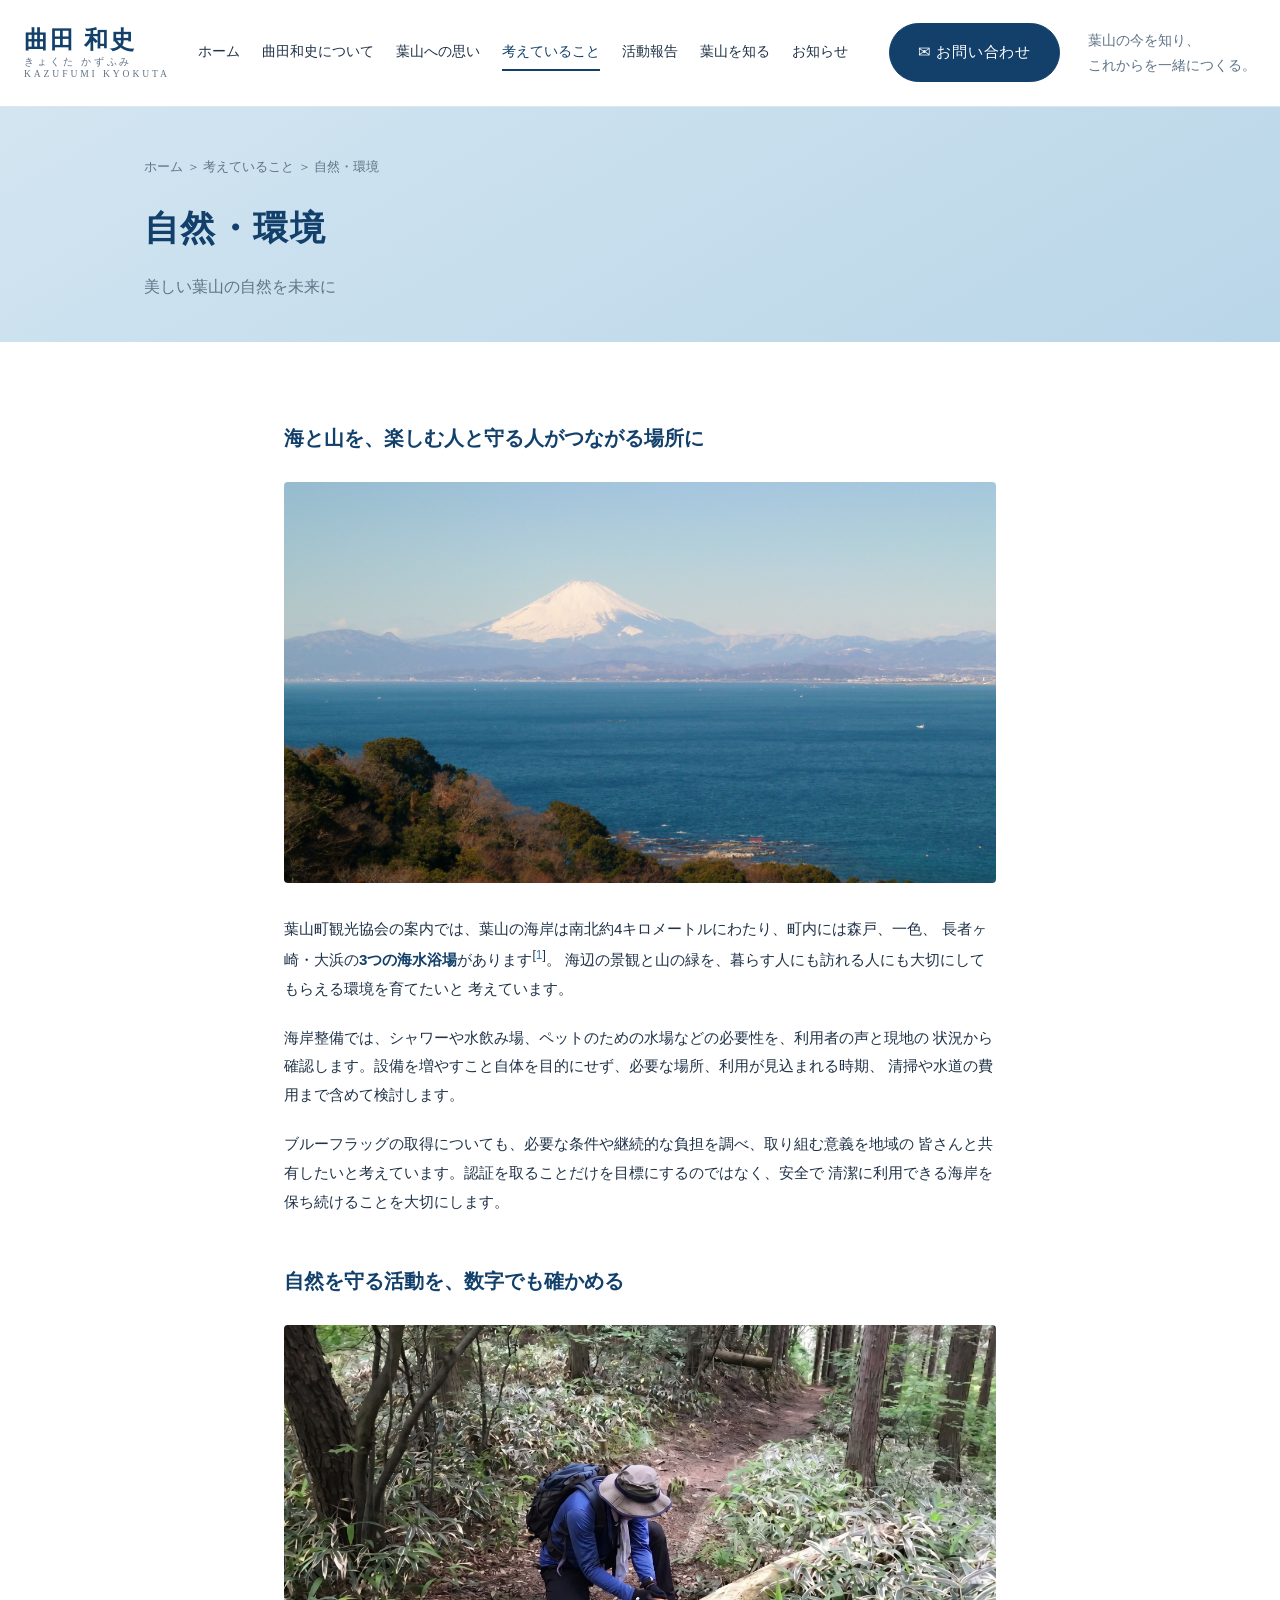
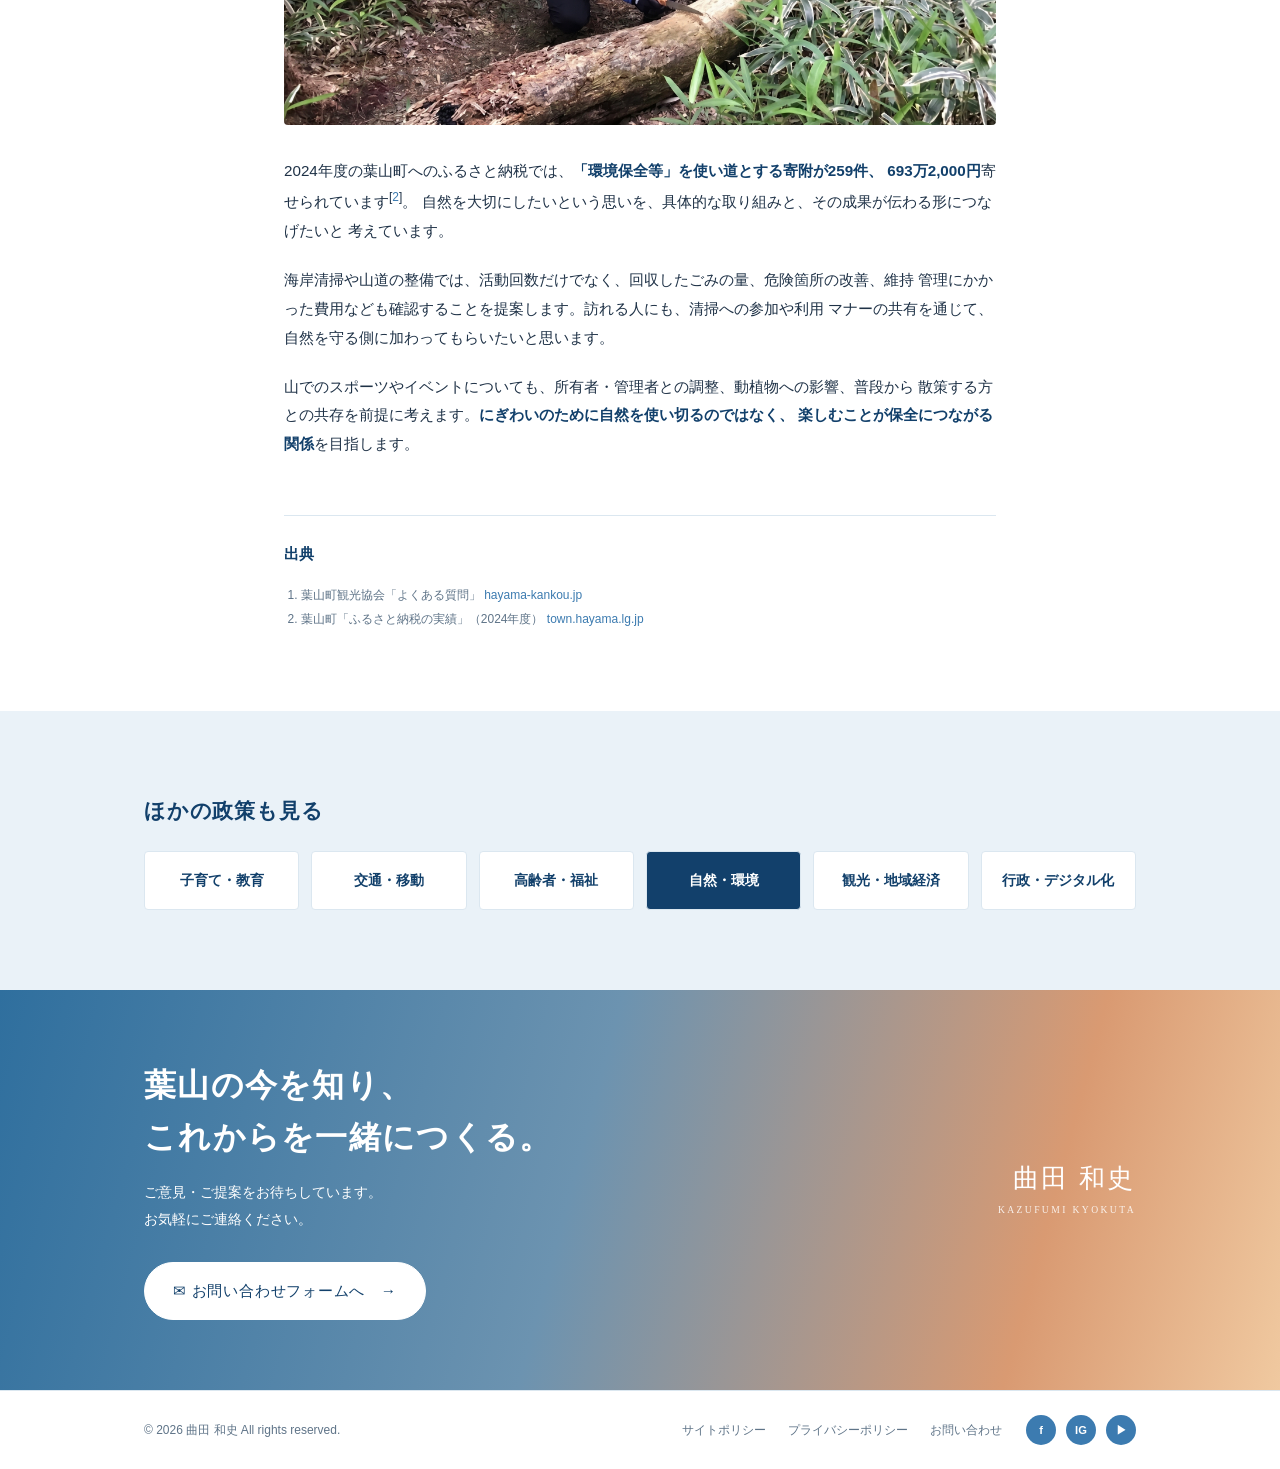
<file: shizen.html>
<!DOCTYPE html>
<html lang="ja">
<head>
  <meta charset="UTF-8">
  <meta name="viewport" content="width=device-width, initial-scale=1.0">
  <title>自然・環境 | 曲田 和史</title>
  <link rel="stylesheet" href="assets/css/common.css">
</head>
<body>

  <!-- ============ ヘッダー（トップページと同じもの） ============ -->
  <header class="header">
    <div class="header__inner">

      <a class="logo" href="index.html#home">
        <span class="logo__name">曲田 和史</span>
        <span class="logo__kana">きょくた かずふみ</span>
        <span class="logo__roman">KAZUFUMI KYOKUTA</span>
      </a>

      <button class="menu-btn" id="menuBtn" aria-label="メニューを開く">☰</button>

      <nav class="nav" id="nav">
        <ul class="nav__list">
          <li><a href="index.html#home">ホーム</a></li>
          <li><a href="index.html#profile">曲田和史について</a></li>
          <li><a href="index.html#omoi">葉山への思い</a></li>
          <li><a href="index.html#policy" class="is-current">考えていること</a></li>
          <li><a href="index.html#news">活動報告</a></li>
          <li><a href="index.html#hayama">葉山を知る</a></li>
          <li><a href="index.html#info">お知らせ</a></li>
        </ul>
      </nav>

      <a class="btn btn--fill header__contact" href="index.html#contact">✉ お問い合わせ</a>

      <p class="header__catch">葉山の今を知り、<br>これからを一緒につくる。</p>

    </div>
  </header>

  <!-- ============ ページ見出し ============ -->
  <section class="page-hero">
    <div class="container">
      <p class="breadcrumb">
        <a href="index.html#home">ホーム</a> ＞
        <a href="index.html#policy">考えていること</a> ＞
        自然・環境
      </p>
      <h1 class="page-hero__title">自然・環境</h1>
      <p class="page-hero__lead">美しい葉山の自然を未来に</p>
    </div>
  </section>

  <!-- ============ 本文 ============ -->
  <section class="section detail">
    <div class="container detail__inner">

      <h3>海と山を、楽しむ人と守る人がつながる場所に</h3>

      <div class="photo">
        <img src="assets/images/sangaokayama-mtfuji-torii-view-licensed_4000x3000.jpg"
             alt="三ヶ岡山から望む富士山と、海に立つ赤い鳥居"
             style="width: 100%; height: 100%; object-fit: cover;">
      </div>

      <p>
        葉山町観光協会の案内では、葉山の海岸は南北約4キロメートルにわたり、町内には森戸、一色、
        長者ヶ崎・大浜の<strong>3つの海水浴場</strong>があります<span class="cite">[<a href="#src1">1</a>]</span>。
        海辺の景観と山の緑を、暮らす人にも訪れる人にも大切にしてもらえる環境を育てたいと
        考えています。
      </p>

      <p>
        海岸整備では、シャワーや水飲み場、ペットのための水場などの必要性を、利用者の声と現地の
        状況から確認します。設備を増やすこと自体を目的にせず、必要な場所、利用が見込まれる時期、
        清掃や水道の費用まで含めて検討します。
      </p>

      <p>
        ブルーフラッグの取得についても、必要な条件や継続的な負担を調べ、取り組む意義を地域の
        皆さんと共有したいと考えています。認証を取ることだけを目標にするのではなく、安全で
        清潔に利用できる海岸を保ち続けることを大切にします。
      </p>

      <h3>自然を守る活動を、数字でも確かめる</h3>

      <div class="photo">
        <img src="assets/images/trail-maintenance-volunteer-sawing-log_2434x1728.jpg"
             alt="山道に倒れた木をのこぎりで整備するボランティアのようす"
             style="width: 100%; height: 100%; object-fit: cover;">
      </div>

      <p>
        2024年度の葉山町へのふるさと納税では、<strong>「環境保全等」を使い道とする寄附が259件、
        693万2,000円</strong>寄せられています<span class="cite">[<a href="#src2">2</a>]</span>。
        自然を大切にしたいという思いを、具体的な取り組みと、その成果が伝わる形につなげたいと
        考えています。
      </p>

      <p>
        海岸清掃や山道の整備では、活動回数だけでなく、回収したごみの量、危険箇所の改善、維持
        管理にかかった費用なども確認することを提案します。訪れる人にも、清掃への参加や利用
        マナーの共有を通じて、自然を守る側に加わってもらいたいと思います。
      </p>

      <p>
        山でのスポーツやイベントについても、所有者・管理者との調整、動植物への影響、普段から
        散策する方との共存を前提に考えます。<strong>にぎわいのために自然を使い切るのではなく、
        楽しむことが保全につながる関係</strong>を目指します。
      </p>

      <!-- ============ 出典 ============ -->
      <div class="sources">
        <h2>出典</h2>
        <ol>
          <li id="src1">葉山町観光協会「よくある質問」
            <a href="https://www.hayama-kankou.jp/faq/" target="_blank" rel="noopener">hayama-kankou.jp</a>
          </li>
          <li id="src2">葉山町「ふるさと納税の実績」（2024年度）
            <a href="https://www.town.hayama.lg.jp/material/files/group/3/R6furusatotax.pdf" target="_blank" rel="noopener">town.hayama.lg.jp</a>
          </li>
        </ol>
      </div>

    </div>
  </section>

  <!-- ============ ほかの政策も見る ============ -->
  <section class="section policy-nav">
    <div class="container">
      <h2 class="heading" style="font-size: 1.3rem;">ほかの政策も見る</h2>
      <div class="policy-nav__grid">
        <a href="kosodate.html">子育て・教育</a>
        <a href="kotsu.html">交通・移動</a>
        <a href="korei.html">高齢者・福祉</a>
        <a href="shizen.html" class="is-current">自然・環境</a>
        <a href="kanko.html">観光・地域経済</a>
        <a href="gyosei.html">行政・デジタル化</a>
      </div>
    </div>
  </section>

  <!-- ============ お問い合わせへの呼びかけ ============ -->
  <section class="cta" id="contact">
    <div class="container cta__inner">

      <div>
        <h2 class="cta__title">
          葉山の今を知り、<br>
          これからを一緒につくる。
        </h2>
        <p class="cta__text">
          ご意見・ご提案をお待ちしています。<br>
          お気軽にご連絡ください。
        </p>
        <a class="btn btn--white" href="index.html#contact">✉ お問い合わせフォームへ　→</a>
      </div>

      <p class="cta__sign">
        <strong>曲田 和史</strong>
        <small>KAZUFUMI KYOKUTA</small>
      </p>

    </div>
  </section>

  <!-- ============ フッター ============ -->
  <footer class="footer">
    <div class="container footer__inner">

      <p style="margin: 0;">© 2026 曲田 和史 All rights reserved.</p>

      <ul class="footer__links">
        <li><a href="sitepolicy.html">サイトポリシー</a></li>
        <li><a href="privacypolicy.html">プライバシーポリシー</a></li>
        <li><a href="index.html#contact">お問い合わせ</a></li>
      </ul>

      <ul class="footer__sns">
        <li><a href="#" aria-label="Facebook">f</a></li>
        <li><a href="#" aria-label="Instagram">IG</a></li>
        <li><a href="#" aria-label="YouTube">▶</a></li>
      </ul>

    </div>
  </footer>

  <!-- 右下に固定される「上に戻る」ボタン -->
  <button class="to-top" id="toTopBtn" aria-label="ページの先頭へ戻る">↑</button>

  <script>
    const menuBtn = document.getElementById("menuBtn");
    const nav = document.getElementById("nav");

    menuBtn.addEventListener("click", function () {
      nav.classList.toggle("is-open");
    });

    nav.querySelectorAll("a").forEach(function (link) {
      link.addEventListener("click", function () {
        nav.classList.remove("is-open");
      });
    });

    const toTopBtn = document.getElementById("toTopBtn");

    window.addEventListener("scroll", function () {
      if (window.scrollY > 400) {
        toTopBtn.classList.add("is-visible");
      } else {
        toTopBtn.classList.remove("is-visible");
      }
    });

    toTopBtn.addEventListener("click", function () {
      window.scrollTo({ top: 0, behavior: "smooth" });
    });

    // 7. SNSのアイコンがクリックされたら、まだ準備中であることを知らせる
    //    forEach で3つのアイコンすべてに同じ処理をつける
    document.querySelectorAll(".footer__sns a").forEach(function (link) {
      link.addEventListener("click", function (event) {
        event.preventDefault();  // リンク先へ移動しようとするのを止める
        alert("SNSアカウントは現在準備中です。");
      });
    });
  </script>

</body>
</html>
</file>
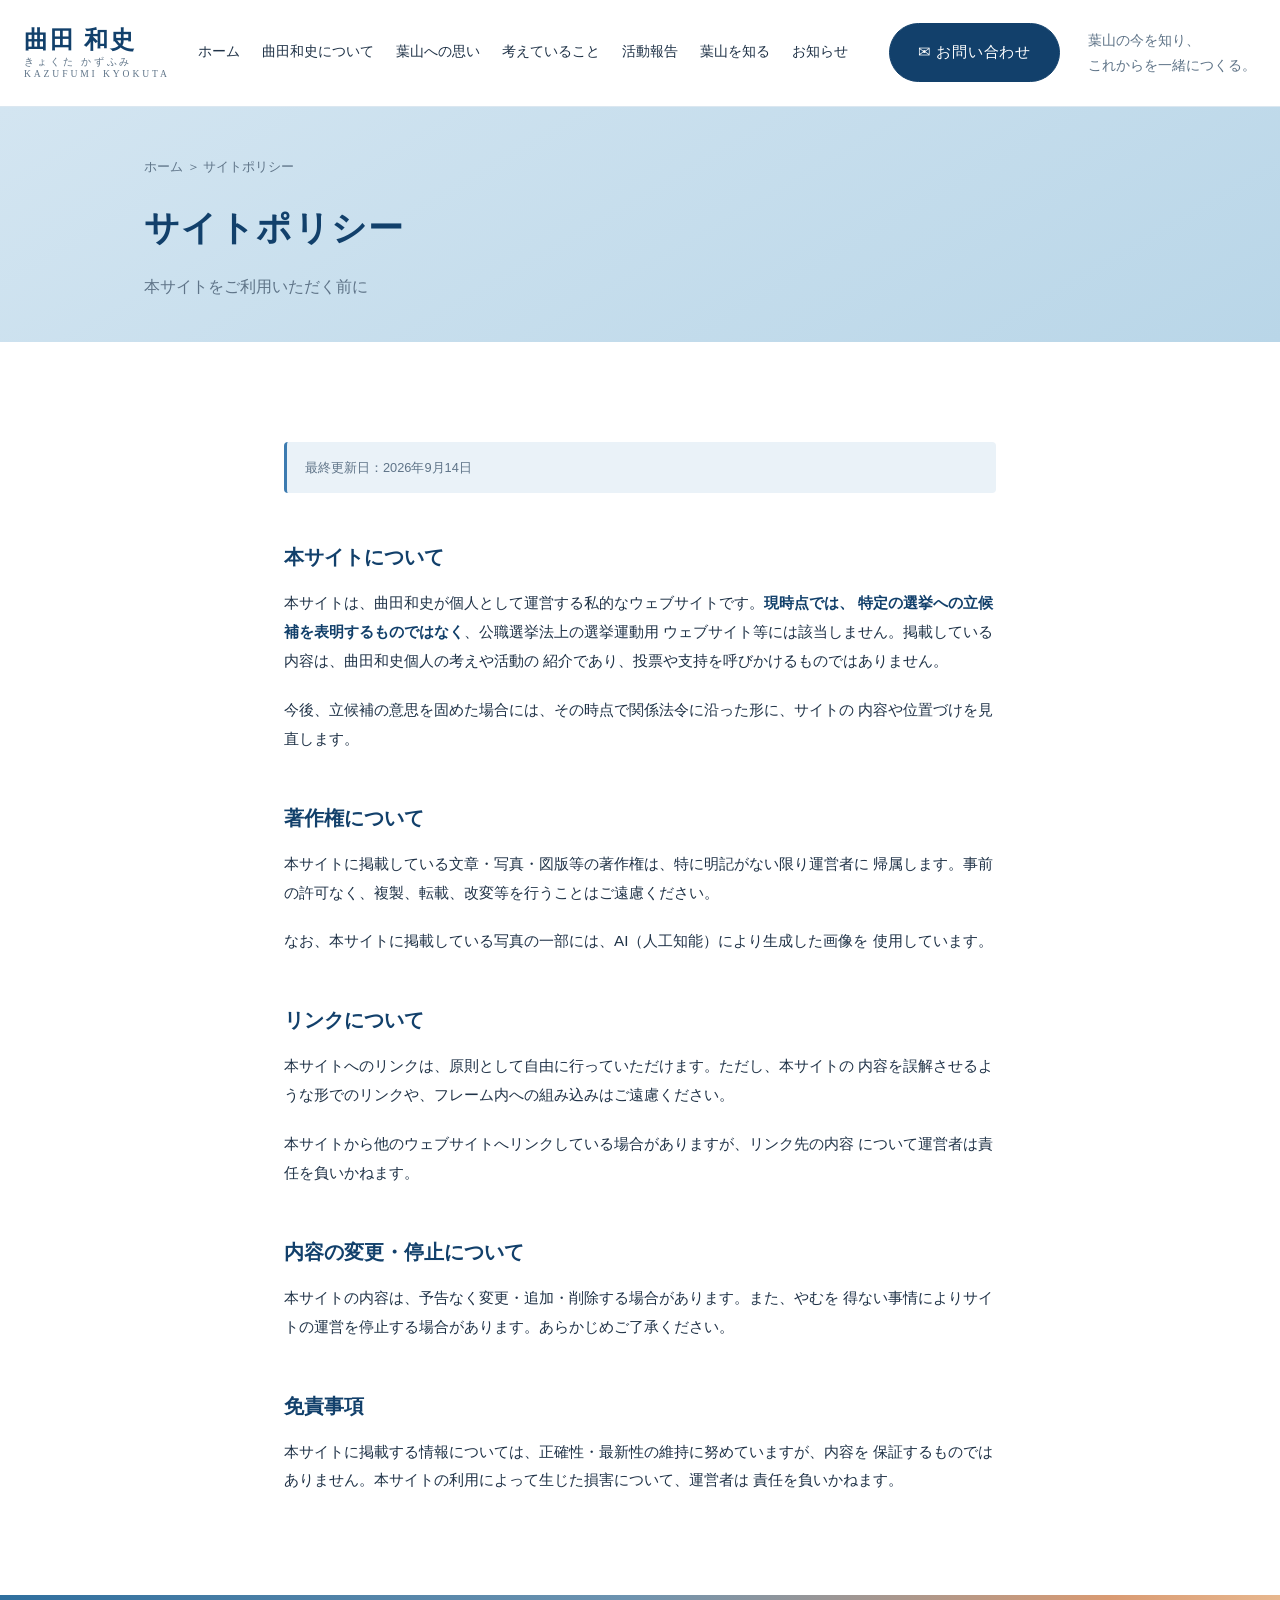
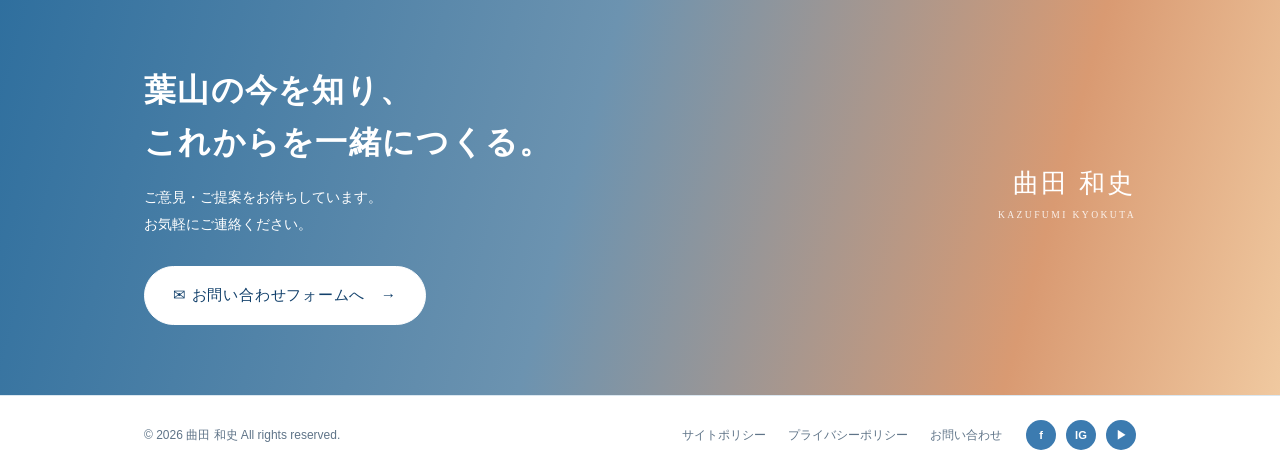
<file: sitepolicy.html>
<!DOCTYPE html>
<html lang="ja">
<head>
  <meta charset="UTF-8">
  <meta name="viewport" content="width=device-width, initial-scale=1.0">
  <title>サイトポリシー | 曲田 和史</title>
  <link rel="stylesheet" href="assets/css/common.css">
</head>
<body>

  <!-- ============ ヘッダー（トップページと同じもの） ============ -->
  <header class="header">
    <div class="header__inner">

      <a class="logo" href="index.html#home">
        <span class="logo__name">曲田 和史</span>
        <span class="logo__kana">きょくた かずふみ</span>
        <span class="logo__roman">KAZUFUMI KYOKUTA</span>
      </a>

      <button class="menu-btn" id="menuBtn" aria-label="メニューを開く">☰</button>

      <nav class="nav" id="nav">
        <ul class="nav__list">
          <li><a href="index.html#home">ホーム</a></li>
          <li><a href="index.html#profile">曲田和史について</a></li>
          <li><a href="index.html#omoi">葉山への思い</a></li>
          <li><a href="index.html#policy">考えていること</a></li>
          <li><a href="index.html#news">活動報告</a></li>
          <li><a href="index.html#hayama">葉山を知る</a></li>
          <li><a href="index.html#info">お知らせ</a></li>
        </ul>
      </nav>

      <a class="btn btn--fill header__contact" href="index.html#contact">✉ お問い合わせ</a>

      <p class="header__catch">葉山の今を知り、<br>これからを一緒につくる。</p>

    </div>
  </header>

  <!-- ============ ページ見出し ============ -->
  <section class="page-hero">
    <div class="container">
      <p class="breadcrumb">
        <a href="index.html#home">ホーム</a> ＞
        サイトポリシー
      </p>
      <h1 class="page-hero__title">サイトポリシー</h1>
      <p class="page-hero__lead">本サイトをご利用いただく前に</p>
    </div>
  </section>

  <!-- ============ 本文 ============ -->
  <section class="section detail">
    <div class="container detail__inner">

      <div class="note">
        最終更新日：2026年9月14日
      </div>

      <h3>本サイトについて</h3>

      <p>
        本サイトは、曲田和史が個人として運営する私的なウェブサイトです。<strong>現時点では、
        特定の選挙への立候補を表明するものではなく</strong>、公職選挙法上の選挙運動用
        ウェブサイト等には該当しません。掲載している内容は、曲田和史個人の考えや活動の
        紹介であり、投票や支持を呼びかけるものではありません。
      </p>

      <p>
        今後、立候補の意思を固めた場合には、その時点で関係法令に沿った形に、サイトの
        内容や位置づけを見直します。
      </p>

      <h3>著作権について</h3>

      <p>
        本サイトに掲載している文章・写真・図版等の著作権は、特に明記がない限り運営者に
        帰属します。事前の許可なく、複製、転載、改変等を行うことはご遠慮ください。
      </p>

      <p>
        なお、本サイトに掲載している写真の一部には、AI（人工知能）により生成した画像を
        使用しています。
      </p>

      <h3>リンクについて</h3>

      <p>
        本サイトへのリンクは、原則として自由に行っていただけます。ただし、本サイトの
        内容を誤解させるような形でのリンクや、フレーム内への組み込みはご遠慮ください。
      </p>

      <p>
        本サイトから他のウェブサイトへリンクしている場合がありますが、リンク先の内容
        について運営者は責任を負いかねます。
      </p>

      <h3>内容の変更・停止について</h3>

      <p>
        本サイトの内容は、予告なく変更・追加・削除する場合があります。また、やむを
        得ない事情によりサイトの運営を停止する場合があります。あらかじめご了承ください。
      </p>

      <h3>免責事項</h3>

      <p>
        本サイトに掲載する情報については、正確性・最新性の維持に努めていますが、内容を
        保証するものではありません。本サイトの利用によって生じた損害について、運営者は
        責任を負いかねます。
      </p>

    </div>
  </section>

  <!-- ============ お問い合わせへの呼びかけ ============ -->
  <section class="cta" id="contact">
    <div class="container cta__inner">

      <div>
        <h2 class="cta__title">
          葉山の今を知り、<br>
          これからを一緒につくる。
        </h2>
        <p class="cta__text">
          ご意見・ご提案をお待ちしています。<br>
          お気軽にご連絡ください。
        </p>
        <a class="btn btn--white" href="index.html#contact">✉ お問い合わせフォームへ　→</a>
      </div>

      <p class="cta__sign">
        <strong>曲田 和史</strong>
        <small>KAZUFUMI KYOKUTA</small>
      </p>

    </div>
  </section>

  <!-- ============ フッター ============ -->
  <footer class="footer">
    <div class="container footer__inner">

      <p style="margin: 0;">© 2026 曲田 和史 All rights reserved.</p>

      <ul class="footer__links">
        <li><a href="sitepolicy.html">サイトポリシー</a></li>
        <li><a href="privacypolicy.html">プライバシーポリシー</a></li>
        <li><a href="index.html#contact">お問い合わせ</a></li>
      </ul>

      <ul class="footer__sns">
        <li><a href="#" aria-label="Facebook">f</a></li>
        <li><a href="#" aria-label="Instagram">IG</a></li>
        <li><a href="#" aria-label="YouTube">▶</a></li>
      </ul>

    </div>
  </footer>

  <!-- 右下に固定される「上に戻る」ボタン -->
  <button class="to-top" id="toTopBtn" aria-label="ページの先頭へ戻る">↑</button>

  <script>
    const menuBtn = document.getElementById("menuBtn");
    const nav = document.getElementById("nav");

    menuBtn.addEventListener("click", function () {
      nav.classList.toggle("is-open");
    });

    nav.querySelectorAll("a").forEach(function (link) {
      link.addEventListener("click", function () {
        nav.classList.remove("is-open");
      });
    });

    const toTopBtn = document.getElementById("toTopBtn");

    window.addEventListener("scroll", function () {
      if (window.scrollY > 400) {
        toTopBtn.classList.add("is-visible");
      } else {
        toTopBtn.classList.remove("is-visible");
      }
    });

    toTopBtn.addEventListener("click", function () {
      window.scrollTo({ top: 0, behavior: "smooth" });
    });

    // 7. SNSのアイコンがクリックされたら、まだ準備中であることを知らせる
    //    forEach で3つのアイコンすべてに同じ処理をつける
    document.querySelectorAll(".footer__sns a").forEach(function (link) {
      link.addEventListener("click", function (event) {
        event.preventDefault();  // リンク先へ移動しようとするのを止める
        alert("SNSアカウントは現在準備中です。");
      });
    });
  </script>

</body>
</html>
</file>
<file: assets/css/common.css>
/* 1. よく使う色をここにまとめておく。--名前 で作った値は、下のほうで var(--名前) と書いて呼び出せる */
    :root {
      --navy:       #12406b;   /* 見出しやボタンに使う濃い青 */
      --navy-dark:  #0c2d4d;   /* いちばん濃い青（ボタンを押したときなど） */
      --navy-light: #3c7bb0;   /* 少し明るい青 */
      --sky:        #eaf2f8;   /* 背景のうすい水色 */
      --sky-deep:   #d3e5f1;   /* 少し濃い水色 */
      --text:       #1f3247;   /* ふつうの文字の色 */
      --text-sub:   #5f7488;   /* 補足の文字の色（少し薄い） */
      --line:       #dbe7f0;   /* 区切り線や枠の色 */
      --white:      #ffffff;
    }

    /* 2. ブラウザが最初から付けている余白などを打ち消しておく。* は「すべての要素」という意味 */
    * {
      box-sizing: border-box;  /* 幅の計算に padding と border も含める（レイアウトが崩れにくくなる） */
    }

    /* 3. ページ全体の基本の見た目 */
    html {
      scroll-behavior: smooth; /* ページ内リンクを押したとき、ぴょんと飛ばずになめらかに動く */
    }

    body {
      margin: 0;
      font-family: "Yu Gothic UI", "Hiragino Sans", "Meiryo", sans-serif;
      font-size: 16px;
      line-height: 1.9;
      color: var(--text);
      background-color: var(--white);
    }

    img {
      max-width: 100%;         /* 画面より大きい画像がはみ出さないようにする */
      height: auto;
      display: block;
    }

    a {
      color: inherit;          /* inherit = 親と同じ指定を受けつぐ。ここでは文字色をそのままにする */
      text-decoration: none;   /* リンクの下線を消す */
    }

    /* 4. 中身を画面の中央に置くための箱。max-width で広がりすぎるのを止める */
    .container {
      width: 100%;
      max-width: 1040px;
      margin: 0 auto;          /* 左右の margin を auto にすると中央に寄る */
      padding: 0 24px;
    }

    /* 5. セクション（大きなかたまり）の上下の余白 */
    .section {
      padding: 80px 0;
      /* 上に固定されているヘッダーの下にタイトルが隠れないよう、リンクで飛んだときの余白をとる */
      scroll-margin-top: 90px;
    }

    /* 6. セクションの見出し。日本語の大きい文字と、そのうしろの小さい英語をセットで使う */
    .heading {
      margin: 0 0 20px;
      font-size: 2rem;         /* rem は「body の文字サイズの何倍か」。2rem = 32px */
      font-weight: 700;
      letter-spacing: 0.04em;  /* 文字と文字のすき間を少し広げると上品に見える */
      color: var(--navy);
    }

    .heading-en {
      margin-left: 14px;
      font-size: 0.8rem;
      font-weight: 500;
      letter-spacing: 0.2em;
      color: var(--text-sub);
    }

    /* 7. 【写真のかわりの箱】まだ写真がないので、うすい水色の四角で場所だけ作っておく。
          写真ができたら、この <div class="photo"> を <img src="ファイル名" alt="説明"> に差し替える */
    .photo {
      display: flex;                 /* 中の文字を上下左右の中央に置くための指定（この行と下の2行がセット） */
      align-items: center;
      justify-content: center;
      background: linear-gradient(150deg, var(--sky-deep), #b9d6e8);
      border-radius: 4px;
      overflow: hidden;              /* 中身が箱からはみ出したら切り取る */
    }

    .photo span {
      padding: 4px 10px;
      font-size: 0.75rem;
      line-height: 1.6;
      text-align: center;
      color: #4a6d87;
    }

    /* 8. ボタンの共通の見た目。塗りつぶしの青ボタンと、枠だけの白ボタンの2種類を用意する */
    .btn {
      display: inline-flex;          /* 文字と矢印を横に並べつつ、上下の中央でそろえる */
      align-items: center;
      gap: 12px;                     /* 中の要素どうしのすき間 */
      padding: 14px 28px;
      font-size: 0.95rem;
      font-family: inherit;
      letter-spacing: 0.05em;
      border-radius: 999px;          /* とても大きい値にすると、左右が半円のカプセル型になる */
      border: 1px solid var(--navy);
      cursor: pointer;               /* マウスを重ねたときの矢印を「指」の形にする */
      transition: 0.25s;             /* 色などが変わるとき、0.25 秒かけてなめらかに変える */
    }

    .btn--fill {
      color: var(--white);
      background: var(--navy);
    }

    /* 9. :hover は「マウスを重ねたとき」の見た目 */
    .btn--fill:hover {
      background: var(--navy-dark);
      border-color: var(--navy-dark);
    }

    .btn--line {
      color: var(--navy);
      background: transparent;       /* transparent = 透明（背景色なし） */
    }

    .btn--line:hover {
      color: var(--white);
      background: var(--navy);
    }

    /* 10. ヘッダー。position: sticky でスクロールしても画面の上にはりつく */
    .header {
      position: sticky;
      top: 0;
      z-index: 50;                   /* 数字が大きいほど手前に表示される */
      background: rgba(255, 255, 255, 0.95);
      border-bottom: 1px solid var(--line);
      backdrop-filter: blur(6px);    /* うしろをぼかして、すこし透けたガラスのように見せる */
    }

    .header__inner {
      display: flex;                 /* 中身を横一列に並べる */
      align-items: center;
      gap: 28px;
      max-width: 1280px;
      margin: 0 auto;
      padding: 14px 24px;
    }

    /* 11. 左上の名前（ロゴ）。明朝体にすると落ちついた雰囲気になる */
    .logo {
      flex-shrink: 0;                /* 画面が狭くなっても、この部分は縮ませない */
      font-family: "Yu Mincho", "Hiragino Mincho ProN", "MS PMincho", serif;
      line-height: 1.3;
    }

    .logo__name {
      display: block;
      font-size: 1.5rem;
      font-weight: 700;
      letter-spacing: 0.08em;
      color: var(--navy);
    }

    .logo__kana,
    .logo__roman {
      display: block;
      font-size: 0.6rem;
      letter-spacing: 0.3em;
      color: var(--text-sub);
    }

    /* 12. メニュー（ナビゲーション）。ul の点を消して横に並べる */
    .nav {
      margin-right: auto;            /* 右側の margin を auto にすると、残りのすき間を全部そこに使う＝左に寄る */
    }

    .nav__list {
      display: flex;
      gap: 22px;
      margin: 0;
      padding: 0;
      list-style: none;              /* 箇条書きの点を消す */
    }

    .nav__list a {
      display: inline-block;
      padding: 4px 0;
      font-size: 0.85rem;
      border-bottom: 2px solid transparent;  /* 下線の場所を先に作っておき、色だけ透明にしておく */
      transition: 0.2s;
    }

    .nav__list a:hover,
    .nav__list a.is-current {        /* is-current は「今見ているページ」に付ける印 */
      color: var(--navy);
      border-bottom-color: var(--navy);
    }

    /* 13. ヘッダーのいちばん右の小さなキャッチコピー */
    .header__catch {
      flex-shrink: 0;
      font-size: 0.9rem;
      line-height: 1.7;
      color: var(--text-sub);
    }

    /* 14. スマホ用のメニューボタン。ふだんは display: none で隠しておき、画面が狭いときだけ出す（下の 33 番） */
    .menu-btn {
      display: none;
      width: 44px;
      height: 44px;
      padding: 0;
      background: transparent;
      border: 1px solid var(--line);
      border-radius: 8px;
      font-size: 1.2rem;
      color: var(--navy);
      cursor: pointer;
    }

    /* 15. ヒーロー（トップのいちばん目立つ場所）。メイン写真を全面に敷き、その上に文字を重ねる。
          .hero::before は写真の上にかぶせる「白いベール」。左半分だけ白くして、文字を読みやすくしている。
          （::before は、その要素の中に作れる飾り用の箱。content がないと表示されないのがお約束） */
    .hero {
      position: relative;            /* 中の要素を position: absolute で自由に置けるようにする土台 */
      overflow: hidden;
      background-color: #9fd0ef;     /* 写真が表示される前や、読み込めなかったときの色 */
    }

    .hero::before {
      content: "";
      position: absolute;
      inset: 0;                      /* 上下左右ぴったり 0 = 親（.hero）いっぱいに広げる */
      z-index: 1;                    /* 数字が大きいほど手前。写真（0）より手前、文字（2）より後ろ */
      background: linear-gradient(100deg,
        rgba(255, 255, 255, 0.90) 0%,
        rgba(255, 255, 255, 0.74) 30%,
        rgba(255, 255, 255, 0.20) 54%,
        rgba(255, 255, 255, 0.00) 70%);
    }

    /* 16. メイン写真。object-fit: cover は「箱いっぱいに、写真の比率を保ったまま切り取って表示する」指定。
          object-position で表示の中心をずらし、右寄りに写っている人物が切れないようにしている */
    .hero__bg {
      position: absolute;
      inset: 0;
      z-index: 0;
      width: 100%;
      height: 100%;
      object-fit: cover;
      object-position: 72% center;
    }

    /* 17. ヒーローの文字を入れる箱。写真とベールより手前に出したいので z-index: 2 にする */
    .hero__inner {
      position: relative;
      z-index: 2;
      display: grid;                 /* grid は中身を「表のマス目」のように置くしくみ */
      grid-template-columns: minmax(0, 600px);  /* 左に1列だけ作る＝文字が画面の左半分におさまる */
      align-content: center;         /* 中身をたての中央にそろえる */
      max-width: 1280px;
      margin: 0 auto;                /* 左右の margin を auto にすると中央に寄る */
      padding: 72px 24px;
      min-height: 600px;
    }

    /* 18. キャッチコピーの上に置くリード文 */
    .hero__lead {
      margin: 0 0 24px;
      font-size: 1rem;
      line-height: 2;
      letter-spacing: 0.06em;
      color: #123f60;
      text-shadow: 0 1px 6px rgba(255, 255, 255, 0.8);  /* 背景が写真でも読めるよう、白い光を後ろに敷く */
    }

    /* 19. 大きなキャッチコピー。明朝体＋広めの字間で、手書きの筆文字に近い印象にする。
          2行目・3行目を少しずつ右にずらして、手書きらしい流れを作っている */
    .hero__catch {
      margin: 0 0 28px;
      font-family: "Yu Mincho", "Hiragino Mincho ProN", "MS PMincho", serif;
      font-size: clamp(2.2rem, 4.2vw, 3.6rem);  /* clamp(最小, ふつう, 最大) で画面幅に応じて字の大きさを変える */
      font-weight: 500;
      line-height: 1.5;
      letter-spacing: 0.05em;
      color: #0e3a5c;
      text-shadow: 0 1px 10px rgba(255, 255, 255, 0.75);
    }

    .hero__catch span { display: block; }

    .hero__catch span:nth-child(2) { margin-left: 1.2em; }  /* nth-child(2) = 2番目の要素 */
    .hero__catch span:nth-child(3) {
      margin-left: 2.4em;
      border-bottom: 2px solid #2f7cb0;   /* 3行目の下に、下線の飾りを引く */
      padding-bottom: 6px;
      display: inline-block;
    }

    /* 20. キャッチコピーの下の説明文 */
    .hero__sub {
      margin: 0;
      font-size: 1rem;
      line-height: 2;
      color: #14405f;
      text-shadow: 0 1px 6px rgba(255, 255, 255, 0.8);
    }

    /* 21. 「葉山に住んで45年／60にして立つ」の毛筆バッジ。
          毛筆の画像が横長（16:9）なので、下じきも丸ではなく「角の丸い横長の板」にして形をそろえている。
          （正円にすると、横長の画像を収めたときに上下へ大きなすき間ができて、文字が小さくなってしまう）
          位置をずらしたいときは right と bottom の数字を変える */
    .hero__badge {
      position: absolute;
      right: 4%;
      bottom: 40px;
      z-index: 2;
      width: min(430px, 40%);        /* min(A, B) は「A と B の小さいほう」。画面が狭いと自動で縮む */
      /* 画像は文字ギリギリまで切り詰めてあるので、下じき側で余白をとる */
      padding: 16px 22px;
      background: rgba(255, 255, 255, 0.88);
      border-radius: 16px;
      /* box-shadow は影。1つめ（inset）で内側に細い枠線を描き、2つめで外側にやわらかい影を落とす */
      box-shadow:
        inset 0 0 0 1px rgba(18, 64, 107, 0.2),
        0 8px 30px rgba(18, 64, 107, 0.25);
    }

    /* 【毛筆の文字は画像で表示する】
       パソコンによって入っている書体がちがい、毛筆の書体がないと明朝体になってしまう。
       そこで文字そのものを画像（背景が透明な PNG）にして貼り、どの環境でも同じ見た目にしている。
       width: 100% で下じきの幅いっぱいに広げ、height: auto で縦を写真の比率どおりに自動で決めている */
    .hero__badge img {
      display: block;
      width: 100%;
      height: auto;
    }

    /* 22. 政策のセクション。背景をうすい水色にして、前後のセクションと区切る */
    .policy {
      background: var(--sky);
    }

    .policy__inner {
      display: grid;
      grid-template-columns: 300px 1fr;   /* 左に説明文、右にカード一覧 */
      gap: 40px;
    }

    .policy__text p {
      margin: 0 0 28px;
      font-size: 0.95rem;
    }

    /* 23. 政策カードを横に並べる。auto-fit と minmax で、画面幅に合わせて折り返す数が自動で変わる */
    .policy__cards {
      display: grid;
      grid-template-columns: repeat(auto-fit, minmax(140px, 1fr));
      gap: 12px;
    }

    .card {
      display: flex;
      flex-direction: column;
      background: var(--white);
      border: 1px solid var(--line);
      border-radius: 4px;
      overflow: hidden;
      transition: 0.25s;
    }

    /* 24. カードにマウスを重ねたら、少し浮き上がって影が付く */
    .card:hover {
      transform: translateY(-4px);   /* Y 方向（縦）に -4px 動かす＝4px 上に上げる */
      box-shadow: 0 10px 24px rgba(18, 64, 107, 0.12);
    }

    .card .photo {
      aspect-ratio: 4 / 3;
      border-radius: 0;
    }

    .card__body {
      display: flex;
      flex-direction: column;
      flex-grow: 1;                  /* あまったすき間をこの部分で埋める＝矢印が下にそろう */
      padding: 14px 14px 12px;
    }

    .card__title {
      margin: 0 0 6px;
      font-size: 0.9rem;
      font-weight: 700;
      color: var(--navy);
    }

    .card__desc {
      margin: 0 0 14px;
      font-size: 0.75rem;
      line-height: 1.7;
      color: var(--text-sub);
    }

    .card__arrow {
      margin-top: auto;              /* 上の margin を auto にすると、カードのいちばん下に押しやられる */
      text-align: right;
      color: var(--navy-light);
    }

    /* 25. プロフィールのセクション。写真・文章・特徴リストの3列 */
    .profile__inner {
      display: grid;
      grid-template-columns: 1fr 1.15fr 0.75fr;
      gap: 40px;
      align-items: center;
    }

    .profile__figure {
      position: relative;
      aspect-ratio: 4 / 5;
    }

    /* 26. 写真の上に重ねる手書き風の文字。position: absolute で写真の中の好きな場所に置く。
          右上の空（人物の顔にかからない場所）に置き、白抜き文字にして写真の上でも読みやすくする */
    .profile__handwrite {
      position: absolute;
      top: 6%;
      right: 6%;
      margin: 0;
      text-align: right;
      font-family: "Yu Mincho", "Hiragino Mincho ProN", "MS PMincho", serif;
      font-size: 1.15rem;
      line-height: 2;
      letter-spacing: 0.05em;
      color: #ffffff;
      text-shadow:
        0 1px 3px rgba(0, 0, 0, 0.5),
        0 2px 10px rgba(0, 0, 0, 0.35);
    }

    .profile__text p {
      margin: 0 0 28px;
      font-size: 0.95rem;
    }

    /* 27. 右側の「特徴」リスト。アイコン（絵文字）と文字を横に並べる */
    .profile__points {
      margin: 0;
      padding: 28px 24px;
      list-style: none;
      background: var(--sky);
      border-radius: 4px;
    }

    .profile__points li {
      display: flex;
      align-items: center;
      gap: 14px;
      padding: 10px 0;
      font-size: 0.85rem;
    }

    .profile__points li + li {        /* 「li のすぐ後ろに続く li」＝2つめ以降にだけ線を引く */
      border-top: 1px solid var(--sky-deep);
    }

    .profile__points .icon {
      flex-shrink: 0;
      font-size: 1.2rem;
      line-height: 1;
    }

    /* 28. 活動報告とお知らせを左右に並べる */
    .news {
      background: var(--sky);
    }

    .news__inner {
      display: grid;
      grid-template-columns: 1.5fr 1fr;
      gap: 40px;
    }

    /* 29. 見出しと「一覧を見る」を、左右の両端に離して置く */
    .news__head {
      display: flex;
      align-items: baseline;         /* 文字の下の線（ベースライン）でそろえる */
      justify-content: space-between;
      margin-bottom: 20px;
    }

    .news__head .heading { margin: 0; font-size: 1.6rem; }

    .link-more {
      font-size: 0.8rem;
      color: var(--navy);
      white-space: nowrap;           /* 「一覧を見る →」を途中で改行させない */
    }

    .link-more:hover { color: var(--navy-light); }

    .news__cards {
      display: grid;
      grid-template-columns: repeat(auto-fit, minmax(160px, 1fr));
      gap: 16px;
    }

    .news__card .photo { aspect-ratio: 16 / 10; border-radius: 0; }

    .news__card time {                /* time は「日付」をあらわすタグ */
      display: block;
      margin-bottom: 6px;
      font-size: 0.7rem;
      color: var(--text-sub);
    }

    .news__card p {
      margin: 0;
      font-size: 0.85rem;
      line-height: 1.7;
      font-weight: 700;
      color: var(--navy);
    }

    /* 30. お知らせは、白い箱の中に日付と本文を1行ずつ並べる */
    .info__list {
      margin: 0;
      padding: 0;
      list-style: none;
      background: var(--white);
      border: 1px solid var(--line);
      border-radius: 4px;
    }

    .info__list li + li { border-top: 1px solid var(--line); }

    .info__list a {
      display: flex;
      align-items: center;
      gap: 18px;
      padding: 16px 20px;
      font-size: 0.85rem;
      transition: 0.2s;
    }

    .info__list a:hover { background: var(--sky); }

    .info__list time {
      flex-shrink: 0;
      font-size: 0.75rem;
      color: var(--text-sub);
    }

    .info__list .arrow {
      margin-left: auto;
      color: var(--navy-light);
    }

    /* 31. ページ下部の呼びかけ（CTA）。夕焼けのようなグラデーションを背景にする */
    .cta {
      position: relative;
      overflow: hidden;
      padding: 70px 0;
      background: linear-gradient(105deg, #2f6f9e 0%, #6c93b0 45%, #d99a72 80%, #f0c9a0 100%);
      color: var(--white);
    }

    .cta__inner {
      display: grid;
      grid-template-columns: 1fr auto;
      gap: 32px;
      align-items: center;
    }

    .cta__title {
      margin: 0 0 16px;
      font-size: 2rem;
      font-weight: 700;
      line-height: 1.6;
      letter-spacing: 0.04em;
    }

    .cta__text {
      margin: 0 0 28px;
      font-size: 0.9rem;
      line-height: 1.9;
    }

    /* 32. 白背景に濃い青の文字のボタン（夕焼けの上でも読みやすいように色を変える） */
    .btn--white {
      color: var(--navy);
      background: var(--white);
      border-color: var(--white);
    }

    .btn--white:hover {
      color: var(--white);
      background: var(--navy-dark);
      border-color: var(--navy-dark);
    }

    .cta__sign {
      font-family: "Yu Mincho", "Hiragino Mincho ProN", "MS PMincho", serif;
      text-align: right;
      line-height: 1.4;
    }

    .cta__sign strong {
      display: block;
      font-size: 1.6rem;
      font-weight: 500;
      letter-spacing: 0.1em;
    }

    .cta__sign small {
      font-size: 0.6rem;
      letter-spacing: 0.25em;
      opacity: 0.85;                 /* opacity は透明度。1 が不透明、0 で見えなくなる */
    }

    /* 33. フッター */
    .footer {
      padding: 24px 0;
      font-size: 0.75rem;
      color: var(--text-sub);
      border-top: 1px solid var(--line);
    }

    .footer__inner {
      display: flex;
      align-items: center;
      gap: 24px;
      flex-wrap: wrap;               /* 入りきらないときは折り返す */
    }

    .footer__links {
      display: flex;
      gap: 22px;
      margin: 0 0 0 auto;            /* 左の margin を auto にして、右側へ寄せる */
      padding: 0;
      list-style: none;
    }

    .footer__links a:hover { color: var(--navy); }

    .footer__sns {
      display: flex;
      gap: 10px;
      margin: 0;
      padding: 0;
      list-style: none;
    }

    /* 34. SNS の丸いアイコン。写真を使わず、文字を丸で囲んで作っている */
    .footer__sns a {
      display: flex;
      align-items: center;
      justify-content: center;
      width: 30px;
      height: 30px;
      font-size: 0.7rem;
      font-weight: 700;
      color: var(--white);
      background: var(--navy-light);
      border-radius: 50%;
      transition: 0.2s;
    }

    .footer__sns a:hover { background: var(--navy); }

    /* 35. 右下の「上に戻る」ボタン。ふだんは opacity: 0 で見えなくしておき、JS で is-visible を付けて出す */
    .to-top {
      position: fixed;               /* 画面に貼りつけて、スクロールしても動かない */
      right: 24px;
      bottom: 24px;
      z-index: 60;
      width: 44px;
      height: 44px;
      padding: 0;
      color: var(--navy);
      background: var(--white);
      border: 1px solid var(--line);
      border-radius: 50%;
      cursor: pointer;
      opacity: 0;
      pointer-events: none;          /* 見えていないあいだはクリックできないようにする */
      transition: 0.3s;
      box-shadow: 0 4px 14px rgba(18, 64, 107, 0.15);
    }

    .to-top.is-visible {
      opacity: 1;
      pointer-events: auto;
    }

    .to-top:hover {
      color: var(--white);
      background: var(--navy);
    }

    /* 36. 画面が狭いとき（タブレット）の調整。@media は「画面幅が○px 以下のときだけ効く指定」 */
    @media (max-width: 1000px) {
      .hero__inner { min-height: 480px; padding: 56px 24px; }
      .hero__badge { right: 20px; bottom: 20px; width: min(340px, 50%); padding: 12px 16px; }
      .policy__inner,
      .profile__inner,
      .news__inner { grid-template-columns: 1fr; }
      .header__catch { display: none; }
      .nav__list { gap: 16px; }
      .nav__list a { font-size: 0.8rem; }
    }

    /* 37. 画面が狭いとき（スマホ）の調整。メニューはボタンを押したときだけ開くようにする */
    @media (max-width: 760px) {
      .section { padding: 56px 0; }
      .heading { font-size: 1.6rem; }
      .menu-btn { display: block; }            /* 隠していたメニューボタンを表示する */

      .nav {
        display: none;                         /* ふだんはメニューを隠す */
        position: absolute;
        top: 100%;                             /* ヘッダーのすぐ下 */
        left: 0;
        right: 0;
        padding: 8px 24px 16px;
        background: var(--white);
        border-bottom: 1px solid var(--line);
      }

      .nav.is-open { display: block; }         /* JS で is-open が付いたときだけ表示する */

      .nav__list {
        flex-direction: column;                /* スマホでは縦に並べる */
        gap: 0;
      }

      .nav__list li + li { border-top: 1px solid var(--line); }
      .nav__list a { display: block; padding: 12px 0; font-size: 0.9rem; }

      .header__inner { position: relative; gap: 12px; }
      .header__contact { display: none; }
      /* スマホでは写真の上に文字を重ねるのをやめ、「写真 → 文字」の順に上から並べる。
         position: static にすると、重ねる指定が解けて、ふつうの並び順に戻る */
      .hero__bg { position: static; height: auto; aspect-ratio: 3 / 2; }
      .hero::before { display: none; }         /* 文字を重ねないので、白いベールもいらない */
      .hero__inner { min-height: 0; padding: 32px 24px 36px; }
      /* スマホでは写真の下に、中央ぞろえで置く。
         calc(100% - 48px) は「画面いっぱいから左右の余白 24px ずつを引いた幅」という計算 */
      .hero__badge {
        position: static;
        width: calc(100% - 48px);
        max-width: 420px;
        margin: 0 auto 32px;
      }
      .cta__inner { grid-template-columns: 1fr; }
      .cta__sign { text-align: left; }
      .footer__links { margin-left: 0; }
    }

    /* 38. OS 側で「動きを減らす」設定にしている人には、なめらかスクロールを止める */
    @media (prefers-reduced-motion: reduce) {
      html { scroll-behavior: auto; }
      .card:hover { transform: none; }
    }

/* ============================================================
   ここから下は、政策の詳細ページ（子育て・教育、交通・移動など）用のスタイル
   ============================================================ */

/* 39. 詳細ページの上部。パンくずリストとタイトルを、うすい水色の帯の中に置く */
.page-hero {
  padding: 48px 0 40px;
  background: linear-gradient(150deg, var(--sky-deep), #b9d6e8);
}

.breadcrumb {
  margin: 0 0 16px;
  font-size: 0.8rem;
  color: var(--text-sub);
}

.breadcrumb a:hover {
  color: var(--navy);
  text-decoration: underline;
}

.page-hero__title {
  margin: 0 0 10px;
  font-size: 2.2rem;
  font-weight: 700;
  letter-spacing: 0.04em;
  color: var(--navy);
}

.page-hero__lead {
  margin: 0;
  font-size: 1rem;
  color: var(--text-sub);
}

/* 40. 詳細ページの本文。読みやすいよう横幅を少し狭くする */
.detail__inner {
  max-width: 760px;
}

.detail h3 {
  margin: 48px 0 16px;
  font-size: 1.25rem;
  font-weight: 700;
  color: var(--navy);
  line-height: 1.6;
}

.detail h3:first-child {
  margin-top: 0;
}

.detail p {
  margin: 0 0 20px;
  font-size: 0.95rem;
}

.detail strong {
  color: var(--navy);
  font-weight: 700;
}

/* 41. 本文の途中に置く写真プレースホルダー。まだ写真がないので、場所だけ横長で作っておく */
.detail .photo {
  aspect-ratio: 16 / 9;
  margin: 28px 0 32px;
}

/* 42. 文章中の出典番号（[1] など）のリンク */
.cite {
  font-size: 0.75rem;
  vertical-align: super;
}

.cite a {
  color: var(--navy-light);
}

/* 43. 「※まだ決まっていません」といった注意書きを入れる箱 */
.note {
  margin: 20px 0 32px;
  padding: 14px 18px;
  background: var(--sky);
  border-left: 3px solid var(--navy-light);
  border-radius: 4px;
  font-size: 0.8rem;
  color: var(--text-sub);
  line-height: 1.8;
}

/* 44. ページのいちばん下に置く、出典（参考にした資料）の一覧 */
.sources {
  margin: 56px 0 0;
  padding-top: 24px;
  border-top: 1px solid var(--line);
}

.sources h2 {
  margin: 0 0 14px;
  font-size: 0.95rem;
  color: var(--navy);
}

.sources ol {
  margin: 0;
  padding-left: 1.4em;
  font-size: 0.75rem;
  line-height: 2;
  color: var(--text-sub);
  word-break: break-all;
}

.sources a {
  color: var(--navy-light);
}

.sources a:hover {
  text-decoration: underline;
}

/* 45. 数値を示す簡単な図表（円グラフ・棒グラフ）の入れ物。
      SVG を左に、色の意味を説明する凡例（はんれい）を右に並べる */
.chart {
  margin: 28px 0 32px;
  padding: 24px;
  background: var(--sky);
  border-radius: 4px;
  display: flex;
  align-items: center;
  gap: 28px;
  flex-wrap: wrap;
}

.chart svg {
  flex-shrink: 0;
}

.chart__legend {
  margin: 0;
  padding: 0;
  list-style: none;
  font-size: 0.85rem;
}

.chart__legend li {
  display: flex;
  align-items: center;
  gap: 10px;
  padding: 4px 0;
}

.chart__legend .dot {
  width: 12px;
  height: 12px;
  border-radius: 50%;
  flex-shrink: 0;
}

.chart__caption {
  margin: 8px 0 0;
  font-size: 0.7rem;
  color: var(--text-sub);
}

/* 46. 詳細ページの下部に置く、ほかの政策への案内リンク */
.policy-nav {
  background: var(--sky);
}

.policy-nav__grid {
  display: grid;
  grid-template-columns: repeat(auto-fit, minmax(140px, 1fr));
  gap: 12px;
}

.policy-nav__grid a {
  display: block;
  padding: 16px;
  background: var(--white);
  border: 1px solid var(--line);
  border-radius: 4px;
  font-size: 0.85rem;
  font-weight: 700;
  color: var(--navy);
  text-align: center;
  transition: 0.2s;
}

.policy-nav__grid a:hover {
  border-color: var(--navy-light);
  box-shadow: 0 6px 16px rgba(18, 64, 107, 0.1);
}

.policy-nav__grid a.is-current {
  background: var(--navy);
  color: var(--white);
}

/* 47. 詳細ページ、画面が狭いときの調整 */
@media (max-width: 760px) {
  .page-hero__title { font-size: 1.7rem; }
  .chart { flex-direction: column; align-items: flex-start; }
}

/* 48. プロフィールページの、経歴・資格の一覧表 */
.profile-table {
  width: 100%;
  margin: 12px 0 40px;
  border-collapse: collapse;
  font-size: 0.85rem;
}

.profile-table th,
.profile-table td {
  padding: 12px 16px;
  text-align: left;
  border-bottom: 1px solid var(--line);
  vertical-align: top;
}

.profile-table th {
  width: 160px;
  color: var(--navy);
  font-weight: 700;
  background: var(--sky);
  white-space: nowrap;
}

/* 49. スマホでは表を「見出し＋内容」の縦並びに崩す */
@media (max-width: 600px) {
  .profile-table, .profile-table tbody, .profile-table tr,
  .profile-table th, .profile-table td {
    display: block;
    width: auto;
  }
  .profile-table tr { padding: 12px 0; }
  .profile-table th { border-bottom: none; padding: 0 0 4px; }
  .profile-table td { padding: 0 0 4px; }
}
</file>
